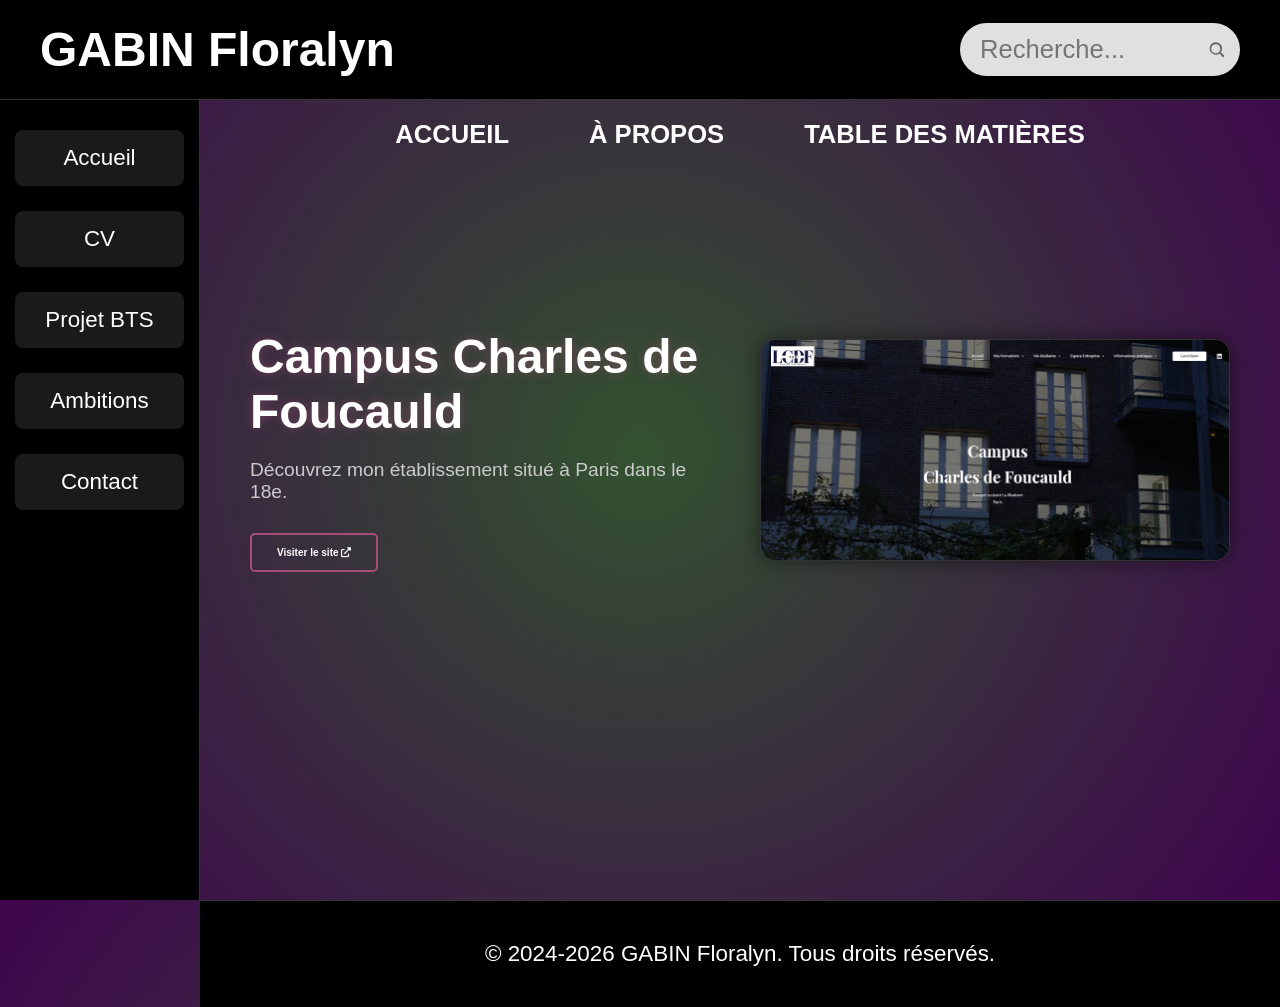
<file: index.html>
<!DOCTYPE html>
<html lang="fr">
	<head>
		<title>PORTFOLIO - GABIN Floralyn</title>
		<meta charset="UTF-8">
			<link rel="stylesheet" href="index.css">
			<link rel="stylesheet" href="style-commun.css">
				<link rel="stylesheet" href="https://cdnjs.cloudflare.com/ajax/libs/font-awesome/6.0.0-beta3/css/all.min.css">
</head>
	<body>

		<header>
        <div class="header-content">
            <h1><a class="aucun-style" href="index.html">GABIN Floralyn</a></h1>
            <form class="rechercheforme" id="searchForm">
                <input type="text" id="searchInput" placeholder="Recherche..." aria-label="Recherche">
                <button type="submit" class="btn-recherche">
                    <svg class="recherche-icone" viewBox="0 0 24 24">
                        <path d="M21 19l-4.35-4.35a7.5 7.5 0 1 0-1.65 1.65L19 21l2-2zM10.5 16a5.5 5.5 0 1 1 0-11 5.5 5.5 0 0 1 0 11z" />
                    </svg>
                </button>
            </form>
        </div>
    </header>
		<nav class="menu2">
			<ul>
				<li>
					<a href="index.html">Accueil</a>
				</li>
				<li>
					<a href="cv.html">CV</a>
				</li>
				
				<li>
					<a href="projet.html">Projet BTS</a>
				</li>						
				
				<li>
					<a href="ambitions.html">Ambitions</a>
				</li>
				<li>
					<a href="contact.html">Contact</a>
				</li>
			</ul>
		</nav>

		<main class="smooth">

			<nav class="raccourci">
				<ul>
					<li>
						<a href="#accueil">Accueil</a>
					</li>
					<li>
						<a href="#propos">À Propos</a>
					</li>
					<li>
						<a href="#btssio">Table des matières</a>
					</li>
				</ul>
			</nav>

			<section id="accueil">
    <div class="accueil-container">
        <div class="accueil-info">
            <h2 class="titre-lycee">Campus Charles de Foucauld</h2>
            <p>Découvrez mon établissement situé à Paris dans le 18e.</p>
            <a href="https://www.lyceecharlesdefoucauldsup.fr/" target="_blank" class="btn-lycee">
                Visiter le site <i class="fas fa-external-link-alt"></i>
            </a>
        </div>

        <div class="accueil-image">
            <img src="campusCDF.png" alt="Campus Charles de Foucauld">
        </div>
    </div>
</section>

			<section id="propos">
				<div class="maquette-biographie">
					<div class="bio-texte">
						<h2>Biographie</h2>
						<div class="scroll-interne-bio">
							<p>
								<strong>GABIN Floralyn, 21 ans</strong>
								<p>
Je suis actuellement étudiante en Licence 3 Informatique générale au Campus Charles de Foucauld et diplômée d'un BTS SIO (Services Informatiques aux Organisations) du Lycée Auguste Blanqui à Saint-Ouen
<br>Ce portfolio a été conçu pour mettre en lumière les divers projets et études auxquels j'ai contribué tout au long de mon parcours.
<br></p>
						</div>
					</div>
					<div class="bio-photo">
						<div class="cadre-photo-bio">
							<span><img src="photodeprofile.png" style="width:100%" ></span>
						</div>
					</div>
				</div>
			</section>

			<section id="btssio">
    <div class="box-presentation">
        <br>
        <h2 class="titre-bts">Licence Informatique</h2>
        <p class="sous-titre-bts">Développement, Réseau et Cybersécurité</p>
    </div>
    <div class="grille-options">
        
        <!-- Carte Semestre 1 -->
			<div class="card-option sisr-highlight">
		<div class="option-header">
			<h3>Semestre 1</h3>
		</div>
		<ul>
			<li><i class="fas fa-mobile-alt"></i> Développement Mobile (Android/iOS)</li>
			<li><i class="fas fa-code"></i> Paradigmes de Programmation</li>
			<li><i class="fas fa-database"></i> Bases de Données & SQL</li>
			<li><i class="fas fa-terminal"></i> Principes des Systèmes d'Exploitation</li>
			<li><i class="fas fa-lock-open"></i> Authentification & Contrôle d'accès</li>
			<li><i class="fas fa-project-diagram"></i> Algorithmique Avancée</li>
			<li><i class="fas fa-network-wired"></i> Réseaux & Architectures Web</li>
			<li><i class="fas fa-square-root-alt"></i> Mathématiques Discrètes</li>
		</ul>
		</div>
        
        <!-- Carte Semestre 2 -->
        <div class="card-option slam-standard">
            <div class="option-header">
                <h3>Semestre 2</h3>
            </div>
            <ul>
                <li><i class="fab fa-html5"></i> Systèmes d'information web</li>
                <li><i class="fas fa-tasks"></i> Management de projet</li>
                <li><i class="fas fa-language"></i> Anglais professionnel</li>
                <li><i class="fas fa-laptop-code"></i> Programmation avancée</li>
            </ul>
        </div>

    </div>
</section>

		

			
		</main>
<footer>
				<p>&copy; 2024-2026 GABIN Floralyn. Tous droits réservés.</p>
			</footer>
<script src="recherche.js"></script>
	</body>
</html>
</file>
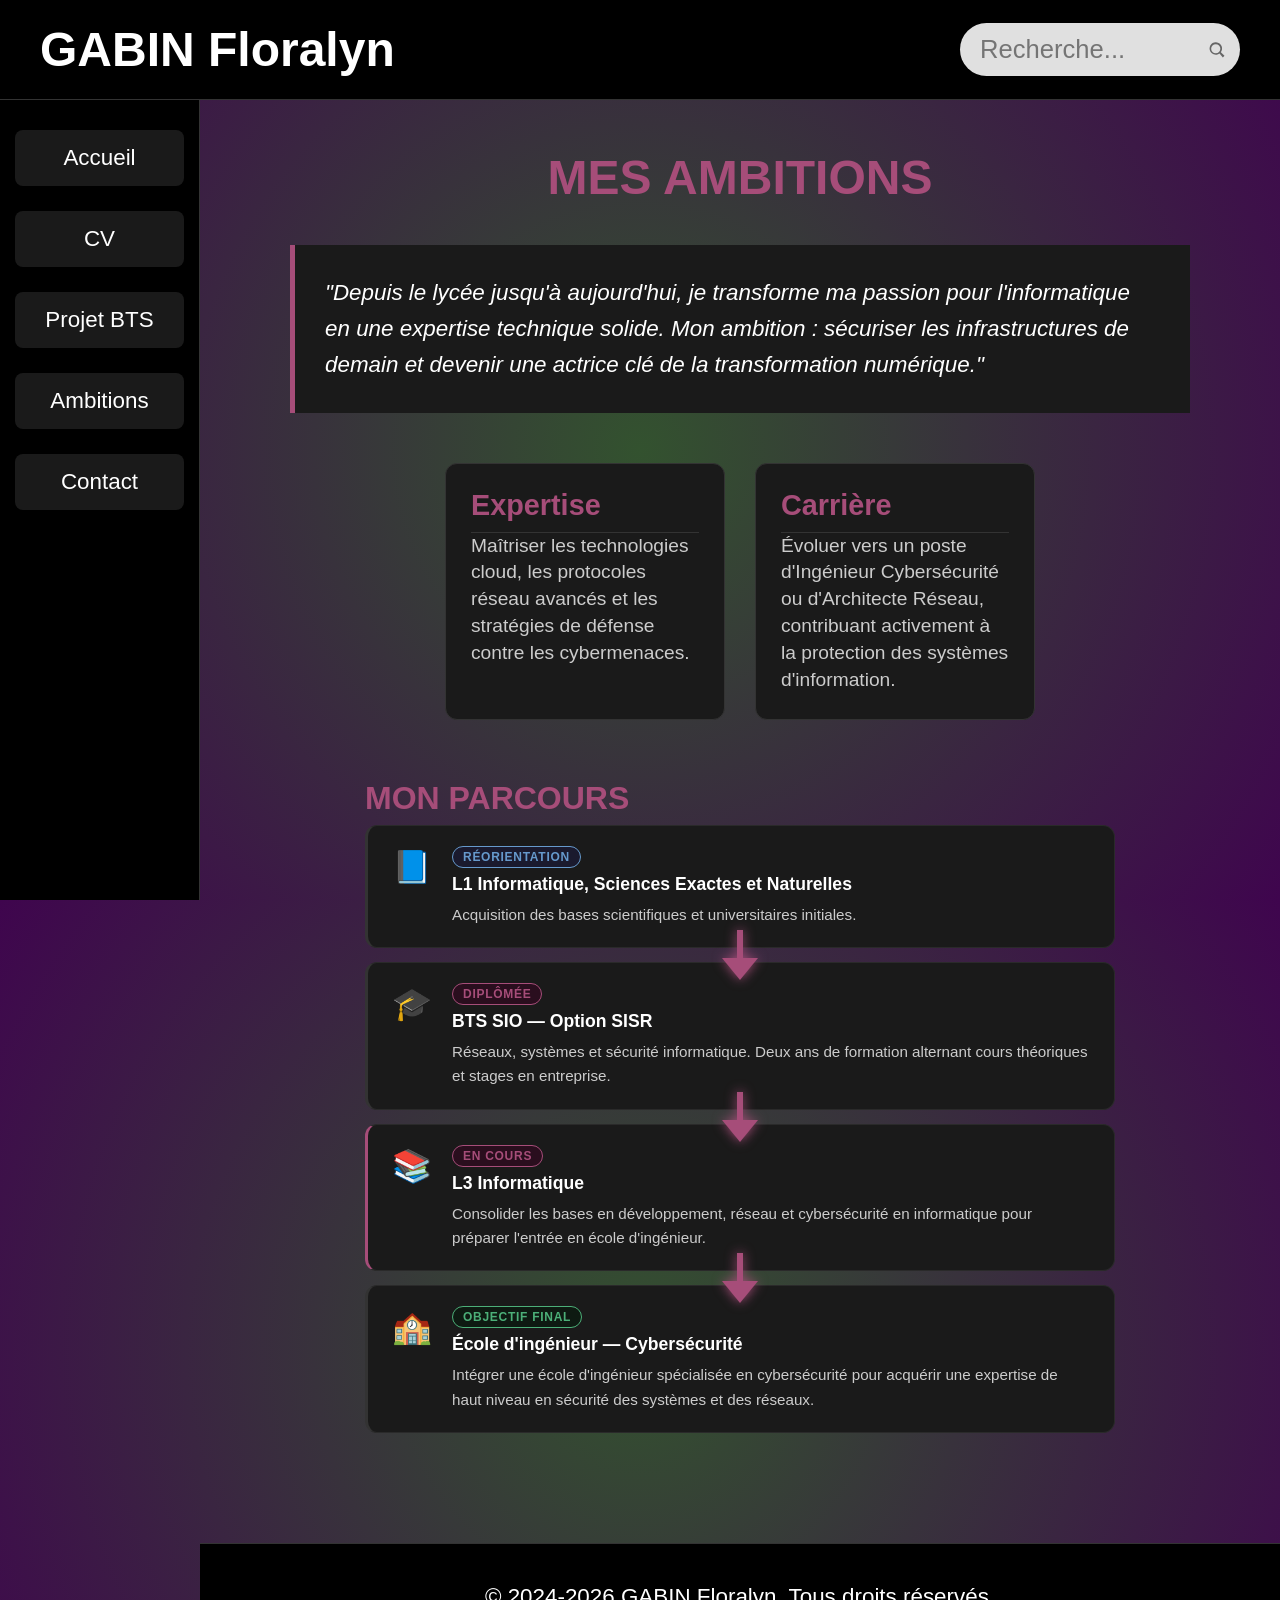
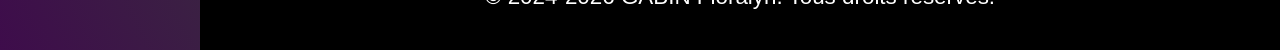
<file: ambitions.html>
<!DOCTYPE html>
<html lang="fr">
<head>
    <title>Ambitions - GABIN Floralyn</title>
    <meta charset="UTF-8">
    <link rel="stylesheet" href="style-commun.css">
    <link rel="stylesheet" href="ambitionscss.css">
</head>
<body>

   <header>
    <div class="header-content">
        <h1><a class="aucun-style" href="index.html">GABIN Floralyn</a></h1>
        <form class="rechercheforme" id="searchForm">
            <input type="text" id="searchInput" placeholder="Recherche..." aria-label="Recherche">
            <button type="submit" class="btn-recherche">
                <svg class="recherche-icone" viewBox="0 0 24 24">
                    <path d="M21 19l-4.35-4.35a7.5 7.5 0 1 0-1.65 1.65L19 21l2-2zM10.5 16a5.5 5.5 0 1 1 0-11 5.5 5.5 0 0 1 0 11z" />
                </svg>
            </button>
        </form>
    </div>
</header>

    <nav class="menu2">
        <ul>
            <li><a href="index.html">Accueil</a></li>
            <li><a href="cv.html">CV</a></li>

           <li><a href="projet.html">Projet BTS</a></li>

            <li><a href="ambitions.html">Ambitions</a></li>
            <li><a href="contact.html">Contact</a></li>
        </ul>
    </nav>

   <main class="zone-ambitions">
        <h2 class="titre-page">Mes Ambitions</h2>

        <!-- CITATION -->
        <div class="bloc-citation">
            <p>
                "Depuis le lycée jusqu'à aujourd'hui, je transforme ma passion pour l'informatique en une expertise technique solide.
                Mon ambition : sécuriser les infrastructures de demain et devenir une actrice clé de la transformation numérique."
            </p>
        </div>

        <!-- CARTES EXISTANTES -->
        <div class="grille-ambitions">
            <div class="carte-ambition">
                <h3>Expertise</h3>
                <p>Maîtriser les technologies cloud, les protocoles réseau avancés et les stratégies de défense contre les cybermenaces.</p>
            </div>
            <div class="carte-ambition">
                <h3>Carrière</h3>
                <p>Évoluer vers un poste d'Ingénieur Cybersécurité ou d'Architecte Réseau, contribuant activement à la protection des systèmes d'information.</p>
            </div>
        </div>

        <!-- PARCOURS VISÉ -->
        <div class="bloc-parcours">
            <h3 class="titre-section">Mon parcours</h3>
            <div class="parcours-etapes">

                <!-- Étape 1 : L1 -->
                <div class="etape">
                    <div class="etape-icone">📘</div>
                    <div class="etape-contenu">
                        <span class="etape-badge prochain">Réorientation</span>
                        <h4>L1 Informatique, Sciences Exactes et Naturelles</h4>
                        <p>Acquisition des bases scientifiques et universitaires initiales.</p>
                    </div>
                </div>

                <div class="etape-fleche">
                    <svg viewBox="0 0 40 50" xmlns="http://www.w3.org/2000/svg">
                        <line x1="20" y1="0" x2="20" y2="36" stroke="#a64d79" stroke-width="6" stroke-linecap="round"/>
                        <polygon points="2,28 20,50 38,28" fill="#a64d79"/>
                    </svg>
                </div>

                <div class="etape">
                    <div class="etape-icone">🎓</div>
                    <div class="etape-contenu">
                        <span class="etape-badge actuel">Diplômée</span>
                        <h4>BTS SIO — Option SISR</h4>
                        <p>Réseaux, systèmes et sécurité informatique. Deux ans de formation alternant cours théoriques et stages en entreprise.</p>
                    </div>
                </div>

                <div class="etape-fleche">
                    <svg viewBox="0 0 40 50" xmlns="http://www.w3.org/2000/svg">
                        <line x1="20" y1="0" x2="20" y2="36" stroke="#a64d79" stroke-width="6" stroke-linecap="round"/>
                        <polygon points="2,28 20,50 38,28" fill="#a64d79"/>
                    </svg>
                </div>

                <div class="etape etape-actuelle">
                    <div class="etape-icone">📚</div>
                    <div class="etape-contenu">
                        <span class="etape-badge actuel">En cours</span>
                        <h4>L3 Informatique</h4>
                        <p>Consolider les bases en développement, réseau et cybersécurité en informatique pour préparer l'entrée en école d'ingénieur.</p>
                    </div>
                </div>

                <div class="etape-fleche">
                    <svg viewBox="0 0 40 50" xmlns="http://www.w3.org/2000/svg">
                        <line x1="20" y1="0" x2="20" y2="36" stroke="#a64d79" stroke-width="6" stroke-linecap="round"/>
                        <polygon points="2,28 20,50 38,28" fill="#a64d79"/>
                    </svg>
                </div>

                <div class="etape">
                    <div class="etape-icone">🏫</div>
                    <div class="etape-contenu">
                        <span class="etape-badge futur">Objectif final</span>
                        <h4>École d'ingénieur — Cybersécurité</h4>
                        <p>Intégrer une école d'ingénieur spécialisée en cybersécurité pour acquérir une expertise de haut niveau en sécurité des systèmes et des réseaux.</p>
                    </div>
                </div>

            </div>
        </div>
</main>
  

    <footer class="footer-ambitions">
        <p>&copy; 2024-2026 GABIN Floralyn. Tous droits réservés.</p>
    </footer>
<script src="recherche.js"></script>
</body>
</html>
</file>
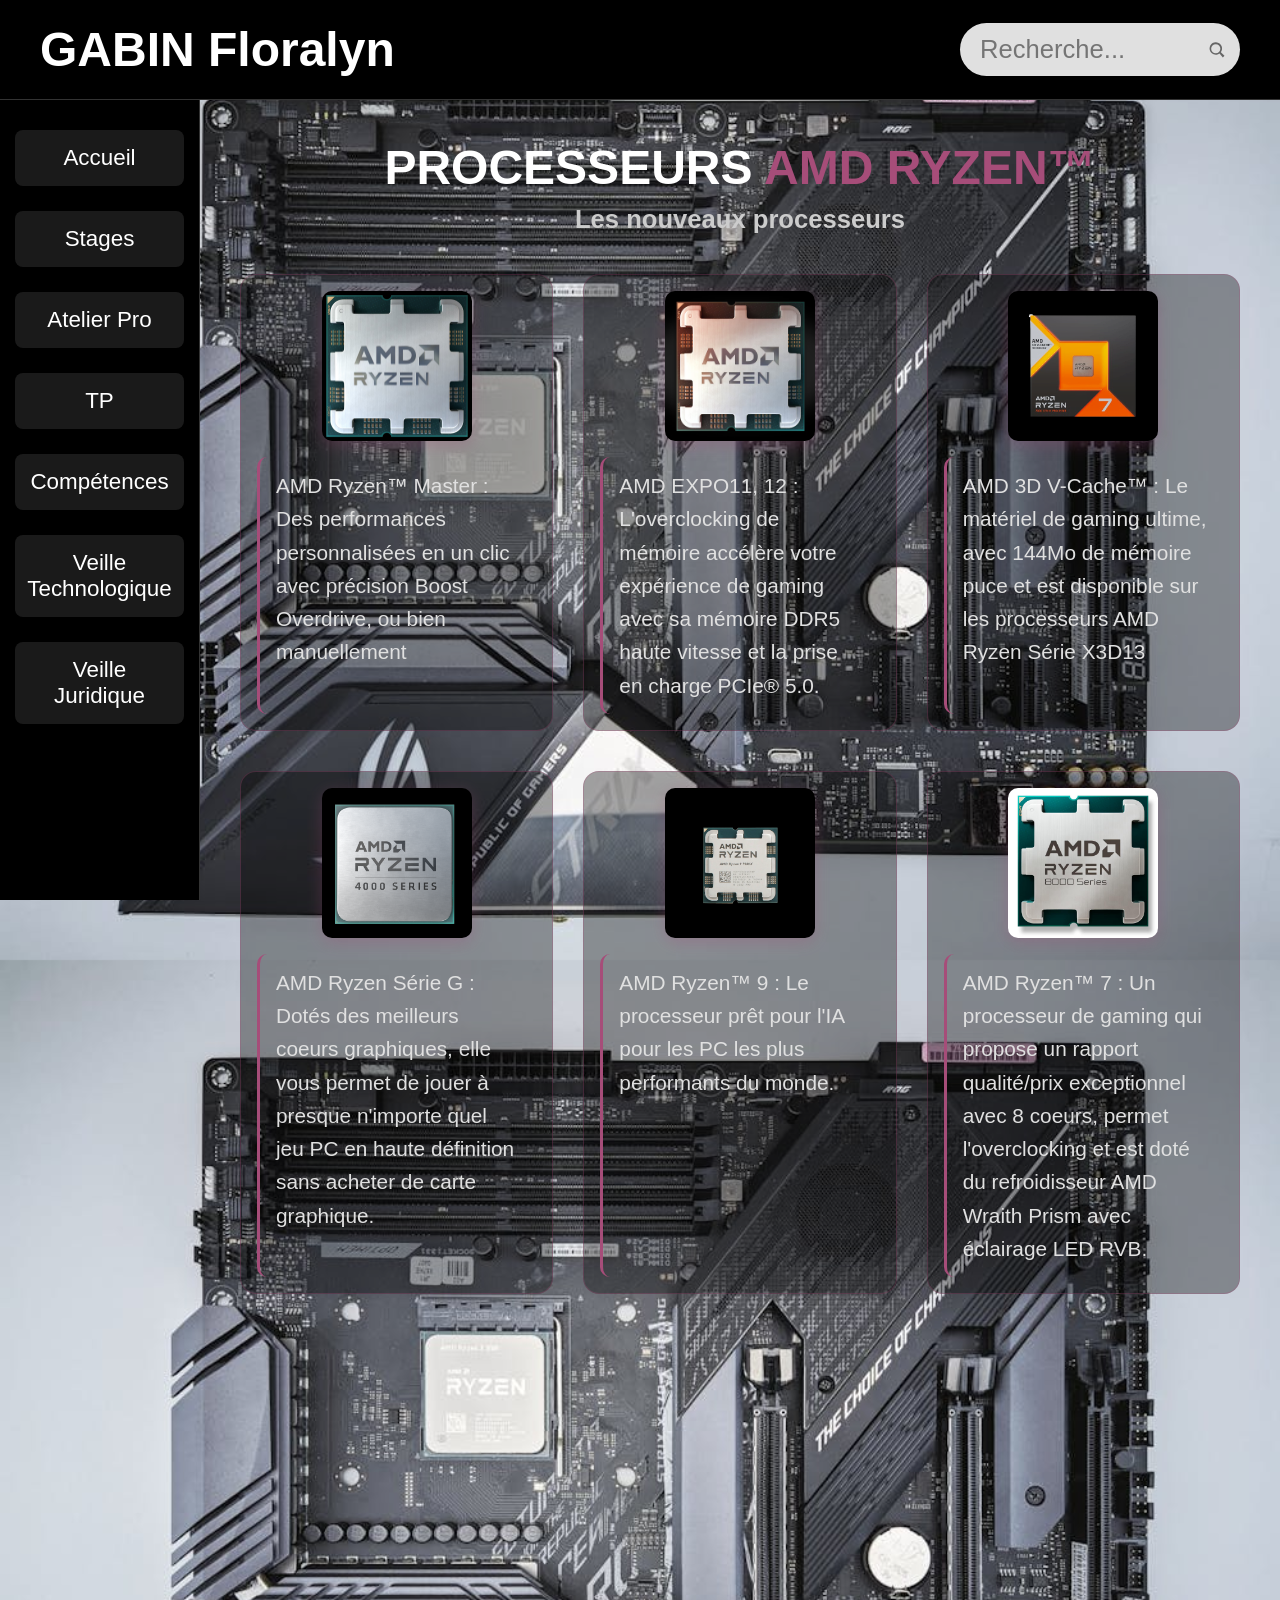
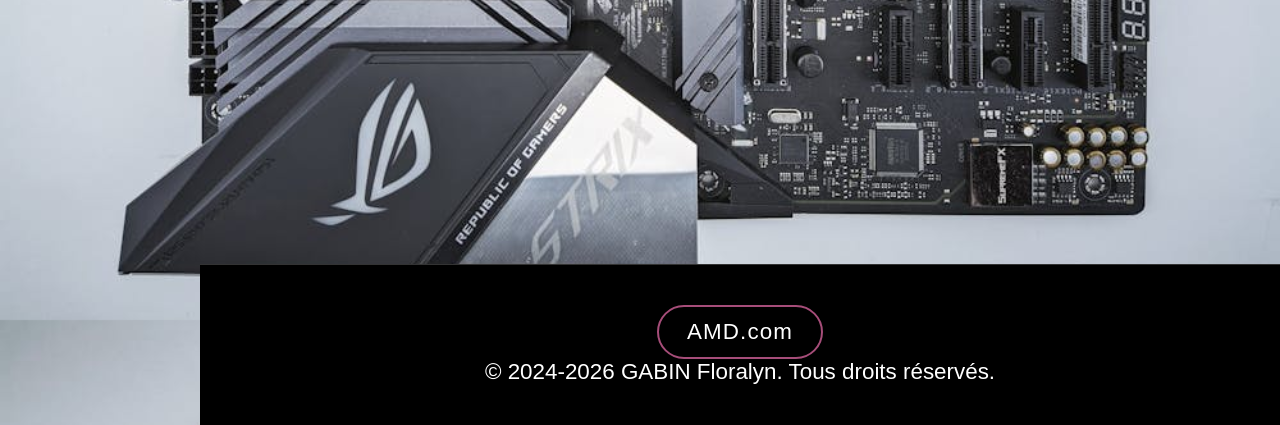
<file: AMD.html.html>
<!DOCTYPE html>
<html lang="fr">
<head>
    <meta charset="UTF-8">
    <meta name="viewport" content="width=device-width, initial-scale=1.0">
    <title>AMD Ryzen - GABIN Floralyn</title>
    <link rel="stylesheet" href="style-commun.css">
    <link rel="stylesheet" href="styleamdryzen.css">
    <link href="https://unpkg.com/aos@2.3.1/dist/aos.css" rel="stylesheet">
    <script src="https://unpkg.com/aos@2.3.1/dist/aos.js"></script>
    <script>
        document.addEventListener('DOMContentLoaded', function() {
            AOS.init();
        });
    </script>
</head>
<body>

    <header>
        <div class="header-content">
            <h1><a class="aucun-style" href="index.html">GABIN Floralyn</a></h1>
            <form class="rechercheforme" id="searchForm">
                <input type="text" id="searchInput" placeholder="Recherche..." aria-label="Recherche">
                <button type="submit" class="btn-recherche">
                    <svg class="recherche-icone" viewBox="0 0 24 24">
                        <path d="M21 19l-4.35-4.35a7.5 7.5 0 1 0-1.65 1.65L19 21l2-2zM10.5 16a5.5 5.5 0 1 1 0-11 5.5 5.5 0 0 1 0 11z" />
                    </svg>
                </button>
            </form>
        </div>
    </header>

    		<nav class="menu2">
			<ul>
				<li>
					<a href="index.html">Accueil</a>
				</li>

                <li>
                    <a href="stage.html">Stages</a>
                </li>
                <li>
                    <a href="atelier.html">Atelier Pro</a>
                </li>
                <li>
                    <a href="tp.html">TP</a>
                </li>
									
	            <li><a href="competences.html">Compétences</a></li>
				<li>
					<a href="technologique.html">Veille Technologique</a>
				</li>
				<li>
					<a href="juridique.html">Veille Juridique</a>
				</li>
			</ul>
		</nav>

    <main class="contenu-amd">

        <h1 class="titre-amd">Processeurs <span class="nom">AMD Ryzen™</span></h1>
        <h2 class="sous-titre-amd">Les nouveaux processeurs</h2>

        <div class="image-colonnes">

            <div data-aos="fade-up" data-aos-duration="3000">
                <div class="ligneimg">
                    <div class="image-rotation">
                        <img src="amdryzenmaster.avif" width="500px" height="500px"
                            alt="L'image AMD Ryzen™ Master est introuvable" class="rotation">
                    </div>
                    <p class="paragraphe">AMD Ryzen™ Master : Des performances personnalisées en un clic avec précision Boost Overdrive, ou bien manuellement</p>
                </div>
            </div>

            <div data-aos="fade-up" data-aos-duration="3000">
                <div class="ligneimg">
                    <div class="image-rotation">
                        <img src="amdryzen11.avif" alt="L'image AMD Ryzen™ 11 est introuvable" class="rotation">
                    </div>
                    <p class="paragraphe">AMD EXPO11, 12 : L'overclocking de mémoire accélère votre expérience de gaming avec sa mémoire DDR5 haute vitesse et la prise en charge PCIe® 5.0.</p>
                </div>
            </div>

            <div data-aos="fade-up" data-aos-duration="3000">
                <div class="ligneimg">
                    <div class="image-rotation">
                        <img src="ryzen7.webp" alt="L'image AMD Ryzen™ 9 est introuvable" class="rotation">
                    </div>
                    <p class="paragraphe">AMD 3D V-Cache™ : Le matériel de gaming ultime, avec 144Mo de mémoire puce et est disponible sur les processeurs AMD Ryzen Série X3D13</p>
                </div>
            </div>

            <div data-aos="fade-up" data-aos-duration="3000">
                <div class="ligneimg">
                    <div class="image-rotation">
                        <img src="ryzen4000GSerie.png" alt="L'image AMD Ryzen™ 9 est introuvable" class="rotation">
                    </div>
                    <p class="paragraphe">AMD Ryzen Série G : Dotés des meilleurs coeurs graphiques, elle vous permet de jouer à presque n'importe quel jeu PC en haute définition sans acheter de carte graphique.</p>
                </div>
            </div>

            <div data-aos="fade-up" data-aos-duration="3000">
                <div class="ligneimg">
                    <div class="image-rotation">
                        <img src="amdryzen9.webp" alt="L'image AMD Ryzen™ 9 est introuvable" class="rotation">
                    </div>
                    <p class="paragraphe">AMD Ryzen™ 9 : Le processeur prêt pour l'IA pour les PC les plus performants du monde.</p>
                </div>
            </div>

            <div data-aos="fade-up" data-aos-duration="3000">
                <div class="ligneimg">
                    <div class="image-rotation">
                        <img src="amdryzen78700.jpg" alt="L'image AMD Ryzen™ 78 700 est introuvable" class="rotation">
                    </div>
                    <p class="paragraphe">AMD Ryzen™ 7 : Un processeur de gaming qui propose un rapport qualité/prix exceptionnel avec 8 coeurs, permet l'overclocking et est doté du refroidisseur AMD Wraith Prism avec éclairage LED RVB.</p>
                </div>
            </div>

            <div data-aos="fade-up" data-aos-duration="3000">
                <div class="ligneimg">
                    <div class="image-rotation">
                        <img src="amdryzenthreadripper.png" alt="L'image AMD Ryzen™ Threadripper™ est introuvable" class="rotation petite-image">
                    </div>
                    <p class="paragraphe">AMD Ryzen™ Threadripper™ : ce processeur pro offre des performances et des capacités éprouvées pour permettre aux artistes, architectes et ingénieurs d'en faire plus en moins de temps.</p>
                </div>
            </div>

            <div data-aos="fade-up" data-aos-duration="3000">
                <div class="ligneimg">
                    <div class="image-rotation">
                        <img src="amd-ryzen-5-5500.png" alt="L'image AMD Ryzen™ 5 est introuvable" class="rotation">
                        <p class="paragraphe">AMD Ryzen™ 5 5500GT : intègrent 6 coeurs incroyables pour ceux qui cherchent une expérience de gaming parfaite.</p>
                    </div>
                </div>
            </div>

        </div>

    </main>

    <footer>
        <p><a class="box1" href="https://shop-us-en.amd.com/processors">AMD.com</a></p>
        <p>&copy; 2024-2026 GABIN Floralyn. Tous droits réservés.</p>
    </footer>

<script src="recherche.js"></script>
</body>
</html>
</file>
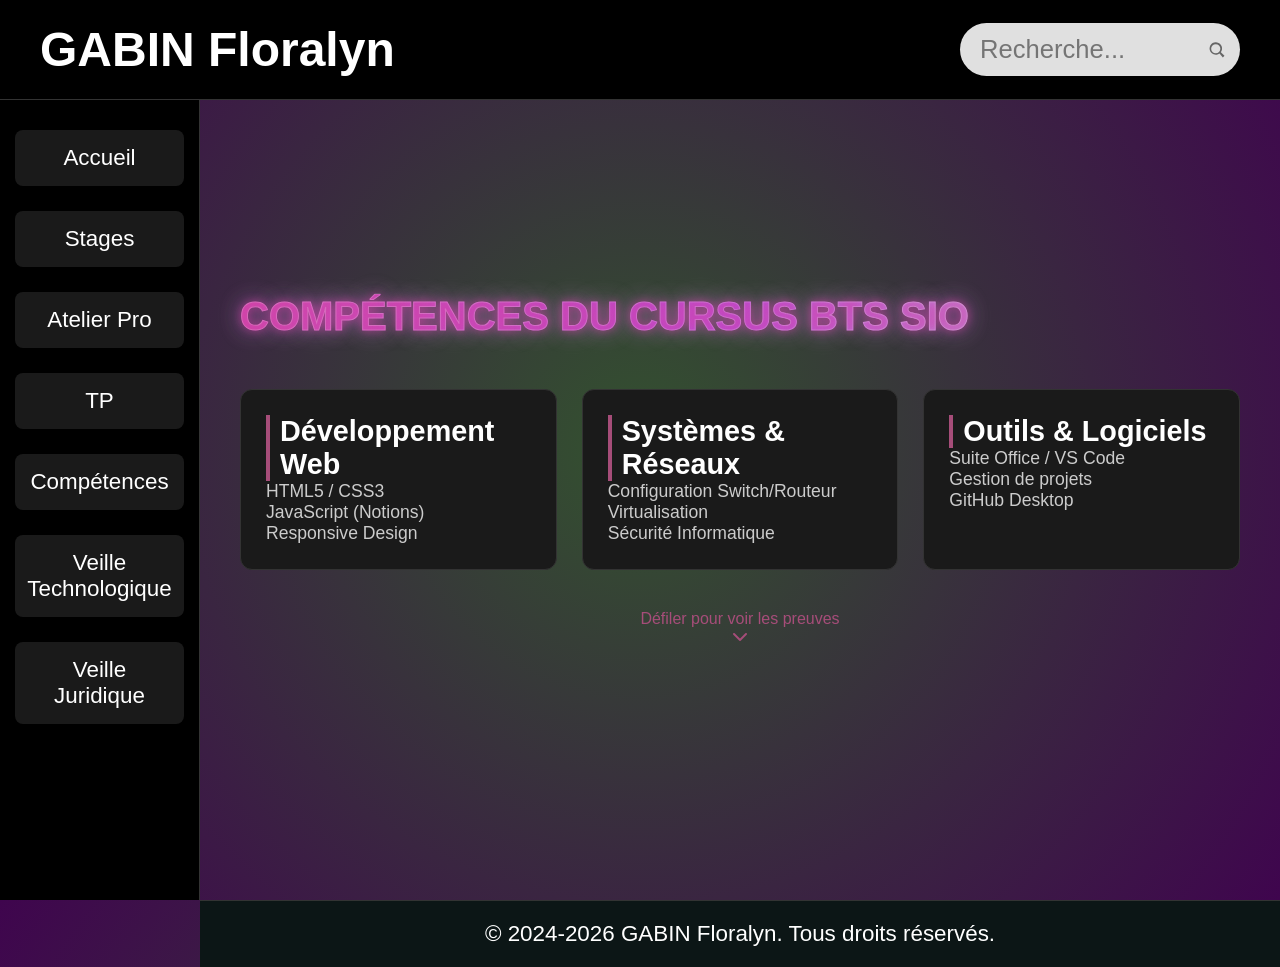
<file: competences.html>
<!DOCTYPE html>
<html lang="fr">
<head>
    <title>Compétences - GABIN Floralyn</title>
    <meta charset="UTF-8">
    <link rel="stylesheet" href="style-commun.css">
    <link rel="stylesheet" href="competences.css">
    <link rel="stylesheet" href="https://cdnjs.cloudflare.com/ajax/libs/font-awesome/6.0.0-beta3/css/all.min.css">
</head>
<body>

    <header>
        <div class="header-content">
            <h1><a class="aucun-style" href="index.html">GABIN Floralyn</a></h1>
            <form class="rechercheforme" id="searchForm">
                <input type="text" id="searchInput" placeholder="Recherche..." aria-label="Recherche">
                <button type="submit" class="btn-recherche">
                    <svg class="recherche-icone" viewBox="0 0 24 24">
                        <path d="M21 19l-4.35-4.35a7.5 7.5 0 1 0-1.65 1.65L19 21l2-2zM10.5 16a5.5 5.5 0 1 1 0-11 5.5 5.5 0 0 1 0 11z" />
                    </svg>
                </button>
            </form>
        </div>
    </header>

		<nav class="menu2">
			<ul>
				<li>
					<a href="index.html">Accueil</a>
				</li>

                <li>
                    <a href="stage.html">Stages</a>
                </li>
                <li>
                    <a href="atelier.html">Atelier Pro</a>
                </li>
                <li>
                    <a href="tp.html">TP</a>
                </li>
									
	            <li><a href="competences.html">Compétences</a></li>
				<li>
					<a href="technologique.html">Veille Technologique</a>
				</li>
				<li>
					<a href="juridique.html">Veille Juridique</a>
				</li>
			</ul>
		</nav>

    <main class="snap-container">

        <!-- SECTION 1 : CARTES -->
        <section class="snap-section section-intro">
            <h2 class="titre-page">Compétences du cursus BTS SIO</h2>
            <div class="grille-competences">
                <div class="card-competence">
                    <h3>Développement Web</h3>
                    <ul>
                        <li>HTML5 / CSS3</li>
                        <li>JavaScript (Notions)</li>
                        <li>Responsive Design</li>
                    </ul>
                </div>
                <div class="card-competence">
                    <h3>Systèmes & Réseaux</h3>
                    <ul>
                        <li>Configuration Switch/Routeur</li>
                        <li>Virtualisation</li>
                        <li>Sécurité Informatique</li>
                    </ul>
                </div>
                <div class="card-competence">
                    <h3>Outils & Logiciels</h3>
                    <ul>
                        <li>Suite Office / VS Code</li>
                        <li>Gestion de projets</li>
                        <li>GitHub Desktop</li>
                    </ul>
                </div>
            </div>
            <div class="indic-scroll">
                <p>Défiler pour voir les preuves</p>
                <i class="fas fa-chevron-down"></i>
            </div>
        </section>

        <!-- SECTION 2 : TABLEAU -->
        <section class="snap-section section-tableau">
            <h2 class="titre-page">Tableau de Synthèse</h2>
            <div class="conteneur-tableau">
                <table class="tableau-missions">
                    <thead>
                        <tr>
                            <th class="col-cat">Domaines</th>
                            <th>Compétences</th>
                            <th>Critères du Référentiel</th>
                            <th>Preuves & Réalisations</th>
                        </tr>
                    </thead>
                    <tbody>

                        <!-- ===== GÉRER LE PATRIMOINE ===== -->
                        <tr>
                            <td rowspan="10" class="cell-cat">Gérer le patrimoine informatique</td>
                            <td>Recenser et identifier les ressources numériques</td>
                            <td>Inventaire du parc matériel</td>
                            <td><a href="GABIN Floralyn - Parc Matériel.pptx.pdf" target="_blank" class="btn-table"><i class="fas fa-file-pdf"></i> Parc Matériel</a></td>
                        </tr>
                        <tr>
                            <td>Recenser et identifier les ressources numériques</td>
                            <td>Documentation de l'unité centrale</td>
                            <td><a href="(Floralyn,Florian,Axel) Atelier PRO - Documentation Unité centrale .pdf" target="_blank" class="btn-table"><i class="fas fa-file-pdf"></i> Documentation Unité centrale</a></td>
                        </tr>
                        <tr>
                            <td>Recenser et identifier les ressources numériques</td>
                            <td>Mise à jour des logiciels — maintenance du parc informatique</td>
                            <td><a href="GABIN Floralyn_PC07-A108 Mise à jour des logiciels.xlsx - Sheet1.pdf" target="_blank" class="btn-table"><i class="fas fa-file-pdf"></i> PC07-A108 — MAJ logiciels</a></td>
                        </tr>
                        <tr>
                            <td>Recenser et identifier les ressources numériques</td>
                            <td>Support technique et maintenance du parc</td>
                            <td>
                                <a href="Recueil des tâches Stage 2.pdf" target="_blank" class="btn-table"><i class="fas fa-file-pdf"></i> Recueil Stage 2</a>
                                </td>
                        </tr>
                        <tr>
                            <td>Mettre en place et vérifier les niveaux d'habilitation</td>
                            <td>Création de comptes et gestion des droits AD</td>
                            <td><a href="TP1 - AD_Floralyn.pdf" target="_blank" class="btn-table"><i class="fas fa-file-pdf"></i> TP1 — Active Directory</a></td>
                        </tr>
                        <tr>
                            <td>Vérifier les conditions de la continuité d'un service</td>
                            <td>Routage HSRP (Hot Standby Router Protocol)</td>
                            <td><a href="TP - Routage HSRP_Floralyn.pdf" target="_blank" class="btn-table"><i class="fas fa-file-pdf"></i> TP — HSRP</a></td>
                        </tr>
                        <tr>
                            <td>Vérifier le respect des règles d'utilisation des ressources numériques</td>
                            <td>Sécurisation des équipements USB</td>
                            <td><a href="(Floralyn) TP9 - Sécuriser les équipements USB.pdf" target="_blank" class="btn-table"><i class="fas fa-file-pdf"></i> TP9 — USB</a></td>
                        </tr>
                        <tr>
                            <td>Vérifier le respect des règles d'utilisation des ressources numériques</td>
                            <td>Attaque MITM et contre-mesures</td>
                            <td><a href="TP3 GABIN.F - Attaque MITM.pdf" target="_blank" class="btn-table"><i class="fas fa-file-pdf"></i> TP3 — MITM</a></td>
                        </tr>
                        <tr>
                            <td>Vérifier le respect des règles d'utilisation des ressources numériques</td>
                            <td>Amélioration sécurité service OpenSSH</td>
                            <td><a href="GABIN Floralyn - Amélioration de la sécurité du service OpenSSH sur le serveur.pdf" target="_blank" class="btn-table"><i class="fas fa-file-pdf"></i> OpenSSH</a></td>
                        </tr>
                        <tr>
                            <td>Vérifier le respect des règles d'utilisation des ressources numériques</td>
                            <td>Protection des ordinateurs</td>
                            <td><a href="Floralyn Protection des pc.pdf" target="_blank" class="btn-table"><i class="fas fa-file-pdf"></i> Protection des PC</a></td>
                        </tr>

                        <!-- ===== RÉPONDRE AUX INCIDENTS ===== -->
                        <tr>
                            <td rowspan="3" class="cell-cat">Répondre aux incidents et aux demandes d'assistance</td>
                            <td>Collecter, suivre et orienter des demandes</td>
                            <td>Support technique à distance via VNC Viewer</td>
                            <td><a href="Recueil des tâches Stage 2.pdf" target="_blank" class="btn-table"><i class="fas fa-file-pdf"></i> Recueil Stage 2</a></td>
                        </tr>
                        <tr>
                            <td>Traiter des demandes concernant les services réseau et système</td>
                            <td>Gestion des comptes Active Directory</td>
                            <td><a href="TP1 - AD_Floralyn.pdf" target="_blank" class="btn-table"><i class="fas fa-file-pdf"></i> TP1 — Active Directory</a></td>
                        </tr>
                        <tr>
                            <td>Traiter des demandes concernant les services réseau et système</td>
                            <td>Mise à jour des logiciels du parc</td>
                            <td><a href="GABIN Floralyn_PC07-A108 Mise à jour des logiciels.xlsx - Sheet1.pdf" target="_blank" class="btn-table"><i class="fas fa-file-pdf"></i> PC07-A108 — MAJ logiciels</a></td>
                        </tr>

                        <!-- ===== PRÉSENCE WEB ===== -->
                        <tr>
                            <td class="cell-cat">Développer la présence en ligne</td>
                            <td>Participer à l'évolution d'un site Web</td>
                            <td>Création du portfolio HTML/CSS</td>
                            <td><a href="index.html" target="_blank" class="btn-table"><i class="fas fa-code"></i> Portfolio HTML/CSS</a></td>
                        </tr>

                        <!-- ===== MODE PROJET ===== -->
                        <tr>
                            <td class="cell-cat">Travailler en mode projet</td>
                            <td>Planifier les activités</td>
                            <td>Gestion de projet GSB — Tableau Trello</td>
                            <td><a href="https://trello.com/invite/b/68e67ad7226e0aa028152fdf/ATTI19fdf25c5c8418829416ef1e8efb1c53985DFDF1/gsb-prt2" target="_blank" class="btn-table"><i class="fas fa-link"></i> Trello GSB</a></td>
                        </tr>

                        <!-- ===== MISE À DISPOSITION ===== -->
                        <tr>
                            <td rowspan="3" class="cell-cat">Mettre à disposition un service informatique</td>
                            <td>Déployer un service</td>
                            <td>Clé Bootable et installation système d'exploitation</td>
                            <td><a href="TP 6 _ Documentation de la clé Bootable et installation d’un système d’exploitation.pdf" target="_blank" class="btn-table"><i class="fas fa-file-pdf"></i> Clé Bootable</a></td>
                        </tr>
                        <tr>
                            <td>Déployer un service</td>
                            <td>Masterisation et déploiement via Clonezilla</td>
                            <td><a href="Recueil des tâches Stage 2.pdf" target="_blank" class="btn-table"><i class="fas fa-file-pdf"></i> Recueil Stage 2</a></td>
                        </tr>
                        <tr>
                            <td>Accompagner les utilisateurs dans la mise en place d'un service</td>
                            <td>Configuration matérielle des postes de travail</td>
                            <td><a href="Recueil des tâches Stage 1.pdf" target="_blank" class="btn-table"><i class="fas fa-file-pdf"></i> Recueil Stage 1</a></td>
                        </tr>

                        <!-- ===== DÉVELOPPEMENT PRO ===== -->
                        <tr>
                            <td rowspan="4" class="cell-cat">Organiser son développement professionnel</td>
                            <td>Mettre en place son environnement d'apprentissage</td>
                            <td>Présentation du métier d'Intégrateur Web</td>
                            <td><a href="Projet 3 - Métier Intégrateur Web GABINFloralyn&PopuloKylian.pptx.pdf" target="_blank" class="btn-table"><i class="fas fa-file-pdf"></i> Métier Intégrateur Web</a></td>
                        </tr>
                        <tr>
                            <td>Mettre en place son environnement d'apprentissage</td>
                            <td>Présentation du métier de Cryptologue</td>
                            <td><a href="Présentation Cryptologue.pptx.pdf" target="_blank" class="btn-table"><i class="fas fa-file-pdf"></i> Métier Cryptologue</a></td>
                        </tr>
                        <tr>
                            <td>Mettre en œuvre des outils de veille informationnelle</td>
                            <td>Veille Technologique — Réalité Virtuelle & Médecine</td>
                            <td><a href="technologique.html" target="_blank" class="btn-table"><i class="fas fa-link"></i> Page Veille Technologique</a></td>
                        </tr>
                        <tr>
                            <td>Mettre en œuvre des outils de veille informationnelle</td>
                            <td>Revue de Presse Cybersécurité — 5 Articles</td>
                            <td>
                                <a href="Revue de Presse Cybersécurité _ 5 Articles.pdf" target="_blank" class="btn-table"><i class="fas fa-file-pdf"></i> Revue de Presse</a>
                            
                            </td>
                        </tr>

                    </tbody>
                </table>
            </div>
        </section>

        <!-- SECTION 3 : CERTIFICATIONS -->
        <section class="snap-section section-certifs">
            <h2 class="titre-page">Mes Certifications</h2>
            <div class="aligne">
                <div class="colonne">
                    <iframe class="pdf" src="certification-pix-20260203.pdf"></iframe>
                    <button class="btn-action" onclick="ouvrirModal('certification-pix-20260203.pdf')">Voir en grand (2026)</button>
                </div>
                <div class="colonne">
                    <iframe class="pdf" src="certification-pix-20230220.pdf"></iframe>
                    <button class="btn-action" onclick="ouvrirModal('certification-pix-20230220.pdf')">Voir en grand (2023)</button>
                </div>
            </div>
        </section>

        <!-- SECTION 4 : ATTESTATION LANGUE -->
        <section class="snap-section section-langue">
            <h2 class="titre-page">Attestation de langue</h2>
            <div class="aligne">
                <div class="colonne">
                    <iframe class="pdf" src="Attestation langues vivantes.PDF.pdf"></iframe>
                    <button class="btn-action" onclick="ouvrirModal('Attestation langues vivantes.PDF.pdf')">Voir en grand (2023)</button>
                </div>
            </div>
        </section>

    </main>

    <footer class="footer-competences">
        <p>&copy; 2024-2026 GABIN Floralyn. Tous droits réservés.</p>
    </footer>

    <dialog id="modal-lecteur">
        <button class="fermer-modal" onclick="fermerModal()">&times;</button>
        <iframe id="iframe-plein-ecran" src=""></iframe>
    </dialog>

    <script>
        const modal = document.getElementById('modal-lecteur');
        const iframeGrand = document.getElementById('iframe-plein-ecran');

        function ouvrirModal(url) {
            iframeGrand.src = url;
            modal.showModal();
        }

        function fermerModal() {
            modal.close();
            iframeGrand.src = "";
        }
    </script>
<script src="recherche.js"></script>
</body>
</html>
</file>
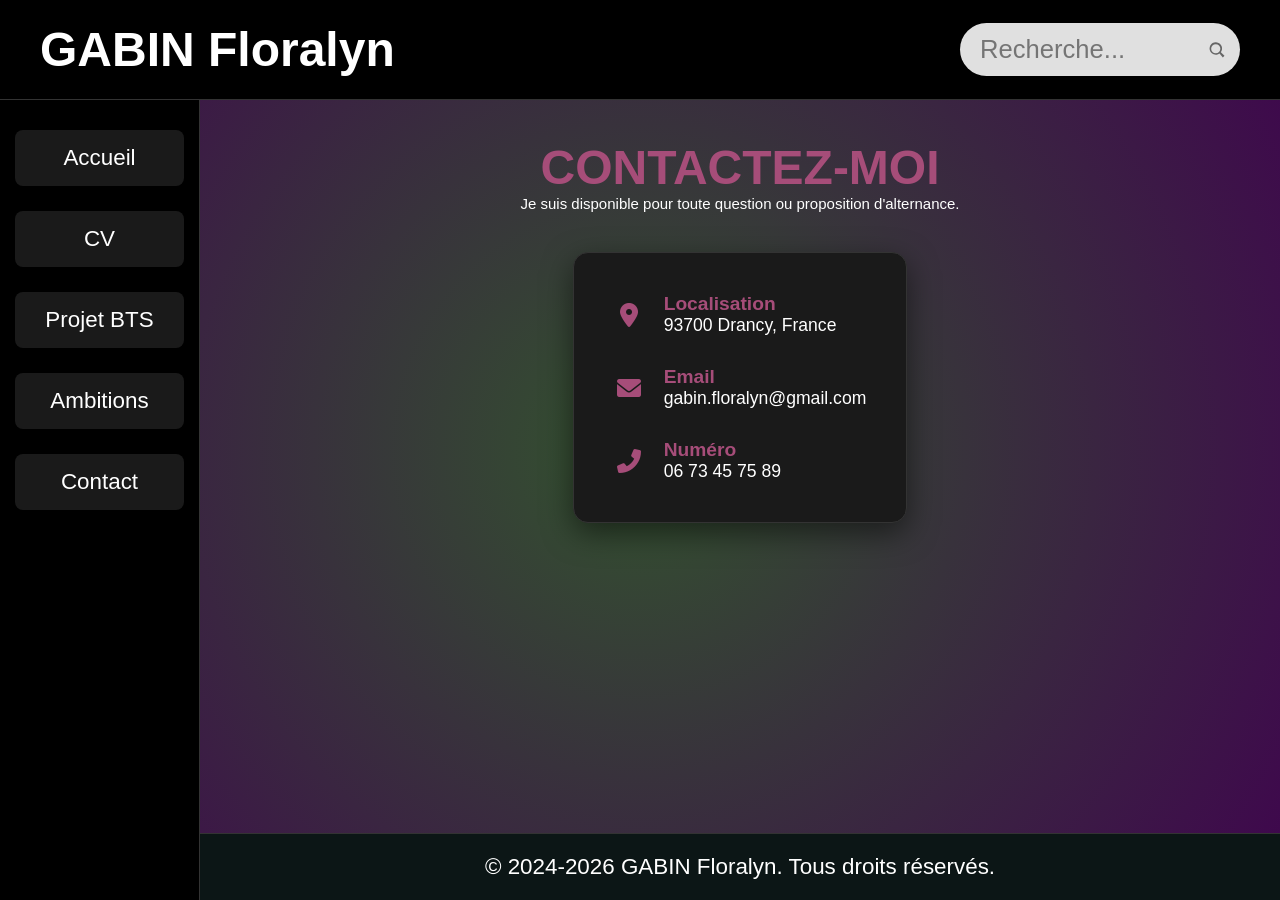
<file: contact.html>
<!DOCTYPE html>
<html lang="fr">
	<head>
		<title>Contact - GABIN Floralyn</title>
		<meta charset="UTF-8">
			<link rel="stylesheet" href="style-commun.css">
				<link rel="stylesheet" href="contactcss.css">
					<link rel="stylesheet" href="https://cdnjs.cloudflare.com/ajax/libs/font-awesome/6.0.0-beta3/css/all.min.css">
</head>
	<body>

		<header>
        <div class="header-content">
            <h1><a class="aucun-style" href="index.html">GABIN Floralyn</a></h1>
            <form class="rechercheforme" id="searchForm">
                <input type="text" id="searchInput" placeholder="Recherche..." aria-label="Recherche">
                <button type="submit" class="btn-recherche">
                    <svg class="recherche-icone" viewBox="0 0 24 24">
                        <path d="M21 19l-4.35-4.35a7.5 7.5 0 1 0-1.65 1.65L19 21l2-2zM10.5 16a5.5 5.5 0 1 1 0-11 5.5 5.5 0 0 1 0 11z" />
                    </svg>
                </button>
            </form>
        </div>
    </header>

<nav class="menu2">
        <ul>
            <li><a href="index.html">Accueil</a></li>
            <li><a href="cv.html">CV</a></li>

           <li><a href="projet.html">Projet BTS</a></li>

            <li><a href="ambitions.html">Ambitions</a></li>
            <li><a href="contact.html">Contact</a></li>
        </ul>
    </nav>

		<main class="contenu-contact">
			<div class="entete-contact">
				<h1>Contactez-moi</h1>
				<p>Je suis disponible pour toute question ou proposition d'alternance.</p>
			</div>

			<div class="info-container">
				<div class="info-card">
					<div class="item">
						<i class="fas fa-map-marker-alt icone"></i>
						<div>
							<h4>Localisation</h4>
							<p>93700 Drancy, France</p>
						</div>
					</div>

					<div class="item">
						<i class="fas fa-envelope icone"></i>
						<div>
							<h4>Email</h4>
							<p>
								<a href="mailto:gabin.floralyn@gmail.com">gabin.floralyn@gmail.com</a>
							</p>
						</div>
					</div>

					<div class="item">
						<i class="fas fa-phone-alt icone"></i>
						<div>
							<h4>Numéro</h4>
							<p>06 73 45 75 89</p>
						</div>
					</div>
				</div>
			</div>
		</main>

		<footer class="footer-contact">
			<p>&copy; 2024-2026 GABIN Floralyn. Tous droits réservés.</p>
		</footer>
<script src="recherche.js"></script>
	</body>
</html>
</file>
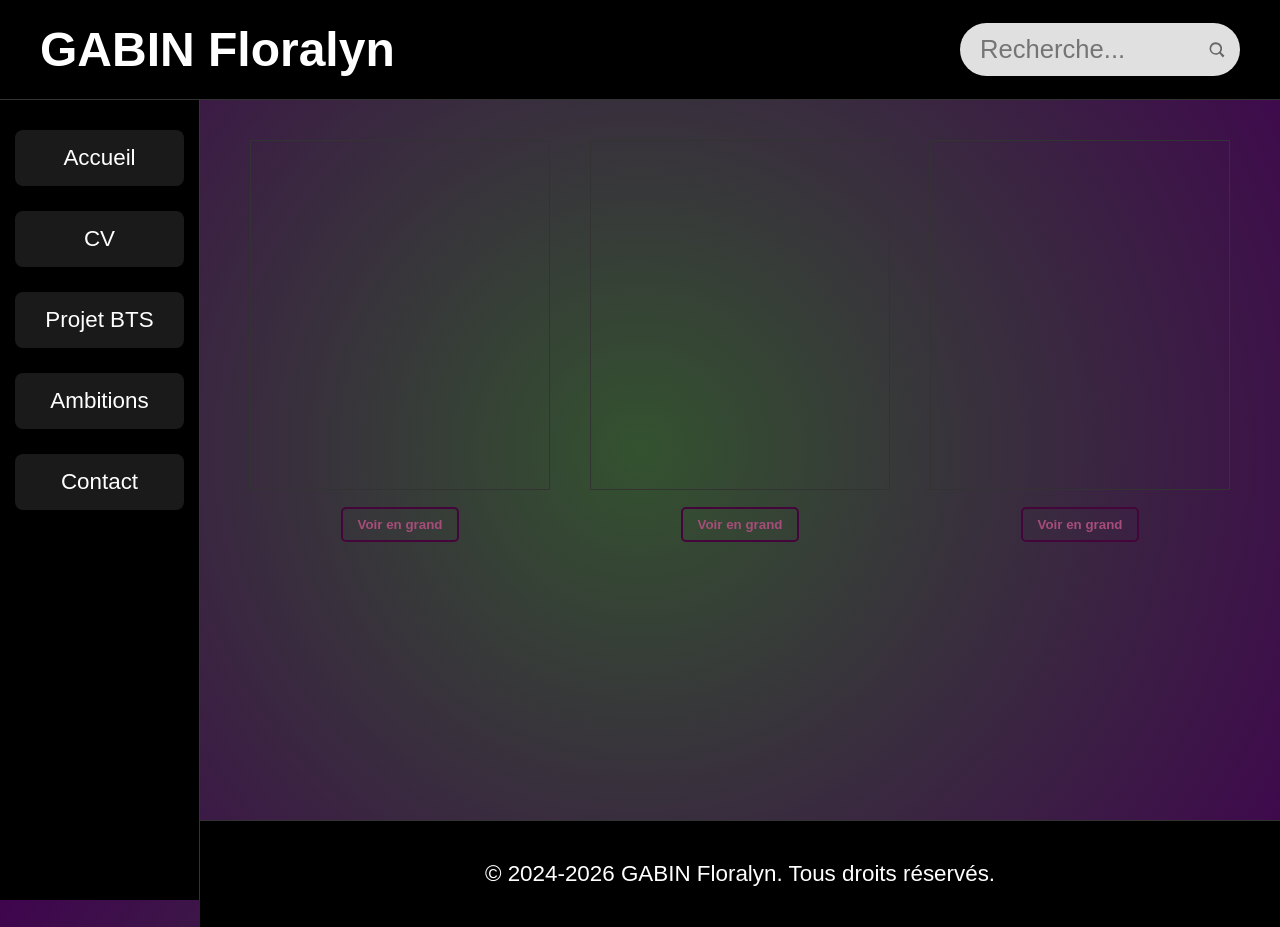
<file: cv.html>
<!DOCTYPE html>
<html lang="fr">
	<head>
		<title>CV - GABIN Floralyn</title>
		<meta charset="UTF-8">
			<link rel="stylesheet" href="cvcss.css">
				<link rel="stylesheet" href="style-commun.css">
				<link rel="stylesheet" href="https://cdnjs.cloudflare.com/ajax/libs/font-awesome/6.0.0-beta3/css/all.min.css">
</head>
	<body>

		<header>
        <div class="header-content">
            <h1><a class="aucun-style" href="index.html">GABIN Floralyn</a></h1>
            <form class="rechercheforme" id="searchForm">
                <input type="text" id="searchInput" placeholder="Recherche..." aria-label="Recherche">
                <button type="submit" class="btn-recherche">
                    <svg class="recherche-icone" viewBox="0 0 24 24">
                        <path d="M21 19l-4.35-4.35a7.5 7.5 0 1 0-1.65 1.65L19 21l2-2zM10.5 16a5.5 5.5 0 1 1 0-11 5.5 5.5 0 0 1 0 11z" />
                    </svg>
                </button>
            </form>
        </div>
    </header>

		<nav class="menu2">
        <ul>
            <li><a href="index.html">Accueil</a></li>
            <li><a href="cv.html">CV</a></li>

           <li><a href="projet.html">Projet BTS</a></li>

            <li><a href="ambitions.html">Ambitions</a></li>
            <li><a href="contact.html">Contact</a></li>
        </ul>
    </nav>

		<main>
			<div class="aligne">
				<div class="colonne">
					<iframe class="pdf" src="CV candidature L3 GABIN Floralyn.pdf"></iframe>
					<button class="btn-action" onclick="ouvrirModal('CV candidature L3 GABIN Floralyn.pdf')">Voir en grand</button>
				</div>
				<div class="colonne">
					<iframe class="pdf" src="CV 3Licence GABIN Floralyn.pdf"></iframe>
					<button class="btn-action" onclick="ouvrirModal('CV 3Licence GABIN Floralyn.pdf')">Voir en grand</button>
				</div>
				<div class="colonne">
					<iframe class="pdf" src="Lettre de Motivation L3.pdf"></iframe>
					<button class="btn-action" onclick="ouvrirModal('Lettre de Motivation L3.pdf')">Voir en grand</button>
				</div>
			</div>
		</main>

		<dialog id="modal-lecteur">
			<button class="fermer-modal" onclick="fermerModal()">×</button>
			<iframe id="iframe-plein-ecran" src=""></iframe>
		</dialog>

		<footer>
			<p>&copy; 2024-2026 GABIN Floralyn. Tous droits réservés.</p>
		</footer>

		<script>
			const modal = document.getElementById('modal-lecteur');
			const iframeGrand = document.getElementById('iframe-plein-ecran');

			function ouvrirModal(url) {
			iframeGrand.src = url;
			modal.showModal();
			}

			function fermerModal() {
			modal.close();
			iframeGrand.src = "";
			}
		</script>
<script src="recherche.js"></script>
	</body>
</html>
</file>
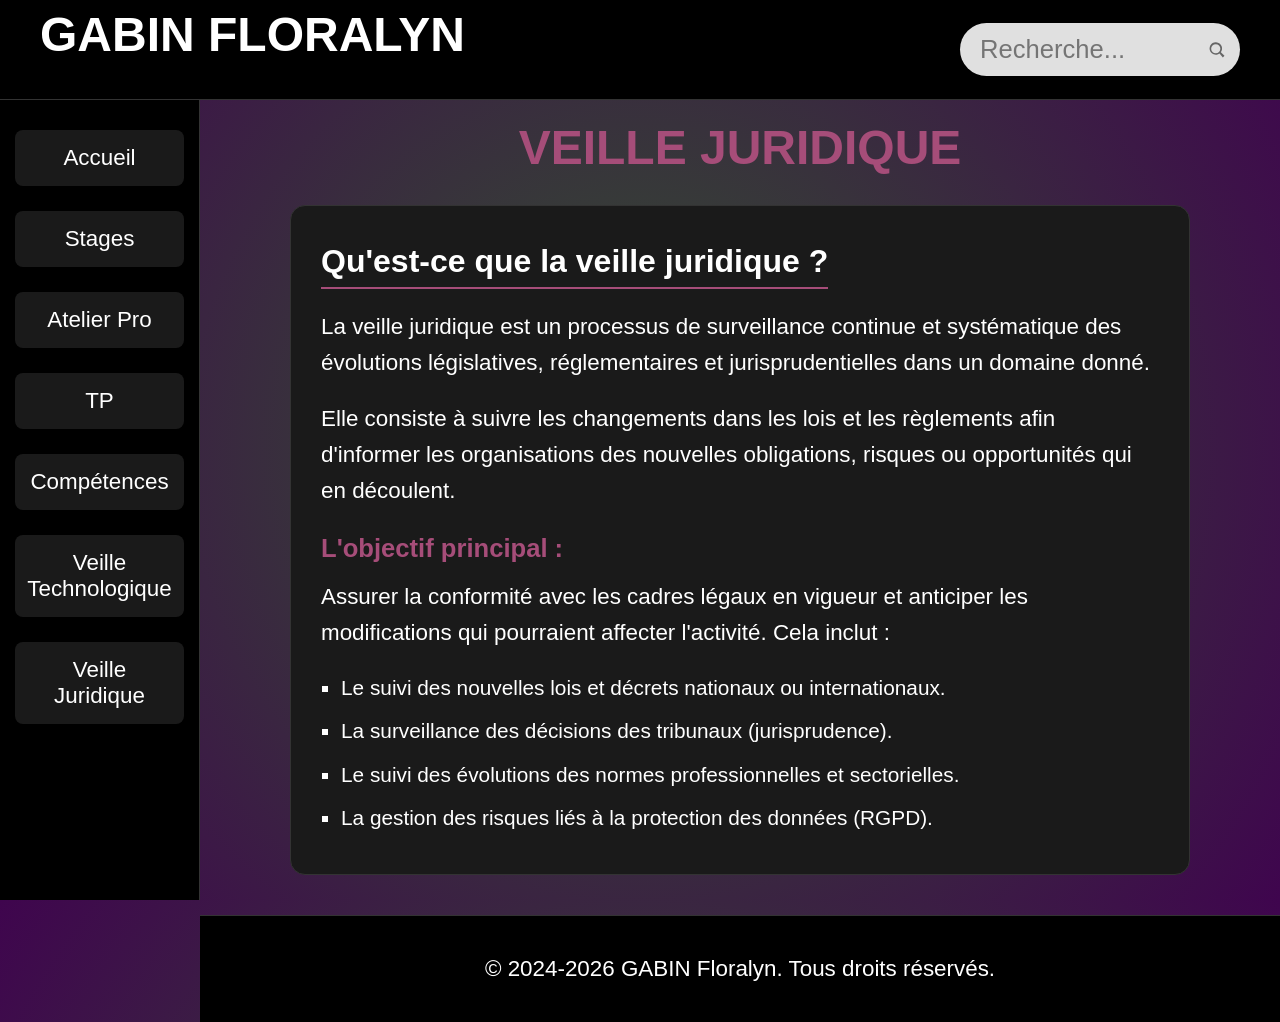
<file: juridique.html>
<!DOCTYPE html>
<html lang="fr">
	<head>
		<title>Veille Juridique - GABIN Floralyn</title>
		<meta charset="UTF-8">
			<link rel="stylesheet" href="style-commun.css">
				<link rel="stylesheet" href="juridiquecss.css">
</head>
	<body>

		<header>
			<div class="header-content">
				<h1><a class="aucun-style" href="index.html">GABIN Floralyn</a></h1>
				<form class="rechercheforme" id="searchForm">
					<input type="text" id="searchInput" placeholder="Recherche..." aria-label="Recherche">
					<button type="submit" class="btn-recherche">
						<svg class="recherche-icone" viewBox="0 0 24 24">
							<path d="M21 19l-4.35-4.35a7.5 7.5 0 1 0-1.65 1.65L19 21l2-2zM10.5 16a5.5 5.5 0 1 1 0-11 5.5 5.5 0 0 1 0 11z" />
						</svg>
					</button>
				</form>
			</div>
   		 </header>

				<nav class="menu2">
			<ul>
				<li>
					<a href="index.html">Accueil</a>
				</li>

                <li>
                    <a href="stage.html">Stages</a>
                </li>
                <li>
                    <a href="atelier.html">Atelier Pro</a>
                </li>
                <li>
                    <a href="tp.html">TP</a>
                </li>
									
	            <li><a href="competences.html">Compétences</a></li>
				<li>
					<a href="technologique.html">Veille Technologique</a>
				</li>
				<li>
					<a href="juridique.html">Veille Juridique</a>
				</li>
			</ul>
		</nav>

		<main class="contenu-veille">
			<div class="bloc-introduction">
				<h1>Veille Juridique</h1>
				<div class="carte-info">
					<h2>Qu'est-ce que la veille juridique ?</h2>
					<p>
						La veille juridique est un processus de surveillance continue et systématique des évolutions
						législatives, réglementaires et jurisprudentielles dans un domaine donné.
					</p>
					<p>
						Elle consiste à suivre les changements dans les lois et les règlements afin d'informer les
						organisations des nouvelles obligations, risques ou opportunités qui en découlent.
					</p>

					<div class="points-cles">
						<h3>L'objectif principal :</h3>
						<p>Assurer la conformité avec les cadres légaux en vigueur et anticiper les modifications qui pourraient affecter l'activité. Cela inclut :</p>
						<ul>
							<li>Le suivi des nouvelles lois et décrets nationaux ou internationaux.</li>
							<li>La surveillance des décisions des tribunaux (jurisprudence).</li>
							<li>Le suivi des évolutions des normes professionnelles et sectorielles.</li>
							<li>La gestion des risques liés à la protection des données (RGPD).</li>
						</ul>
					</div>
				</div>
			</div>
		</main>

		<footer class="footer-juridique">
			<p>&copy; 2024-2026 GABIN Floralyn. Tous droits réservés.</p>
		</footer>
<script src="recherche.js"></script>
	</body>
</html>
</file>
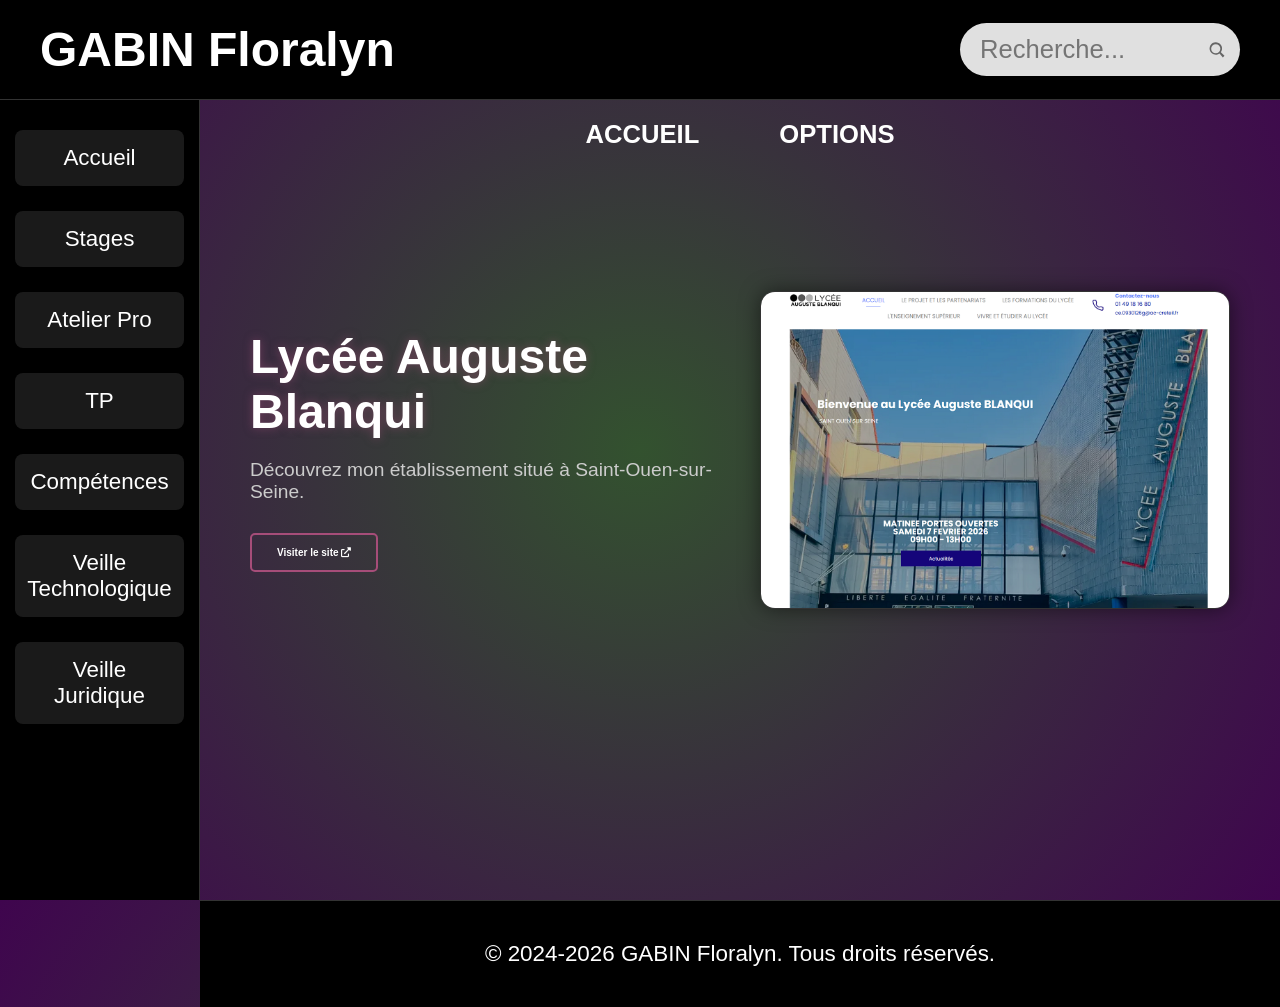
<file: projet.html>
<!DOCTYPE html>
<html lang="fr">
	<head>
		<title>PORTFOLIO - GABIN Floralyn</title>
		<meta charset="UTF-8">
			<link rel="stylesheet" href="projet.css">
			<link rel="stylesheet" href="style-commun.css">
				<link rel="stylesheet" href="https://cdnjs.cloudflare.com/ajax/libs/font-awesome/6.0.0-beta3/css/all.min.css">
</head>
	<body>

		<header>
        <div class="header-content">
            <h1><a class="aucun-style" href="index.html">GABIN Floralyn</a></h1>
            <form class="rechercheforme" id="searchForm">
                <input type="text" id="searchInput" placeholder="Recherche..." aria-label="Recherche">
                <button type="submit" class="btn-recherche">
                    <svg class="recherche-icone" viewBox="0 0 24 24">
                        <path d="M21 19l-4.35-4.35a7.5 7.5 0 1 0-1.65 1.65L19 21l2-2zM10.5 16a5.5 5.5 0 1 1 0-11 5.5 5.5 0 0 1 0 11z" />
                    </svg>
                </button>
            </form>
        </div>
    </header>
		<nav class="menu2">
			<ul>
				<li>
					<a href="index.html">Accueil</a>
				</li>

                <li>
                    <a href="stage.html">Stages</a>
                </li>
                <li>
                    <a href="atelier.html">Atelier Pro</a>
                </li>
                <li>
                    <a href="tp.html">TP</a>
                </li>
									
	            <li><a href="competences.html">Compétences</a></li>
				<li>
					<a href="technologique.html">Veille Technologique</a>
				</li>
				<li>
					<a href="juridique.html">Veille Juridique</a>
				</li>
			</ul>
		</nav>

		<main class="smooth">

			<nav class="raccourci">
				<ul>
					<li>
						<a href="#accueil">Accueil</a>
					</li>
					<li>
						<a href="#btssio">Options</a>
					</li>
				</ul>
			</nav>

			<section id="accueil">
    <div class="accueil-container">
        <div class="accueil-info">
            <h2 class="titre-lycee">Lycée Auguste Blanqui</h2>
            <p>Découvrez mon établissement situé à Saint-Ouen-sur-Seine.</p>
            <a href="https://www.lycee-blanqui.fr/" target="_blank" class="btn-lycee">
                Visiter le site <i class="fas fa-external-link-alt"></i>
            </a>
        </div>

        <div class="accueil-image">
            <img src="lycéeauguste.png" alt="Lycée Auguste Blanqui">
        </div>
    </div>
</section>

			

			<section id="btssio">
				<div class="box-presentation">
					<br>
					<h2 class="titre-bts">BTS SIO</h2>
					<p class="sous-titre-bts">Services Informatiques aux Organisations</p>
				</div>
				<div class="grille-options">
                <div class="card-option sisr-highlight">
                    <div class="option-header">
                        <h3>SISR</h3>
                        <div class="badge-selection">Mon Choix</div>
                    </div>
                    <p class="option-full-name">Solutions d'Infrastructure, Systèmes et Réseaux</p>
                   <ul>
                        <li><i class="fas fa-network-wired"></i> Configuration Switch/Routeur</li>
                        <li><i class="fas fa-server"></i> Administration Système (Linux/Windows)</li>
                        <li><i class="fas fa-shield-alt"></i> Sécurité Informatique</li>
                    </ul></div>
                <div class="card-option slam-standard">
                    <h3>SLAM</h3>
                    <p class="option-full-name">Solutions Logicielles et Applications Métier</p>
                    <ul>
                        <li><i class="fab fa-html5"></i> HTML5 / CSS3 / JS</li>
                        <li><i class="fas fa-code"></i> Développement (Python/PHP/.NET)</li>
                        <li><i class="fas fa-database"></i> Gestion de bases de données</li>
                    </ul>
				</div>
            </div>
			</section>

		

			
		</main>
<footer>
				<p>&copy; 2024-2026 GABIN Floralyn. Tous droits réservés.</p>
			</footer>
<script src="recherche.js"></script>
	</body>
</html>
</file>
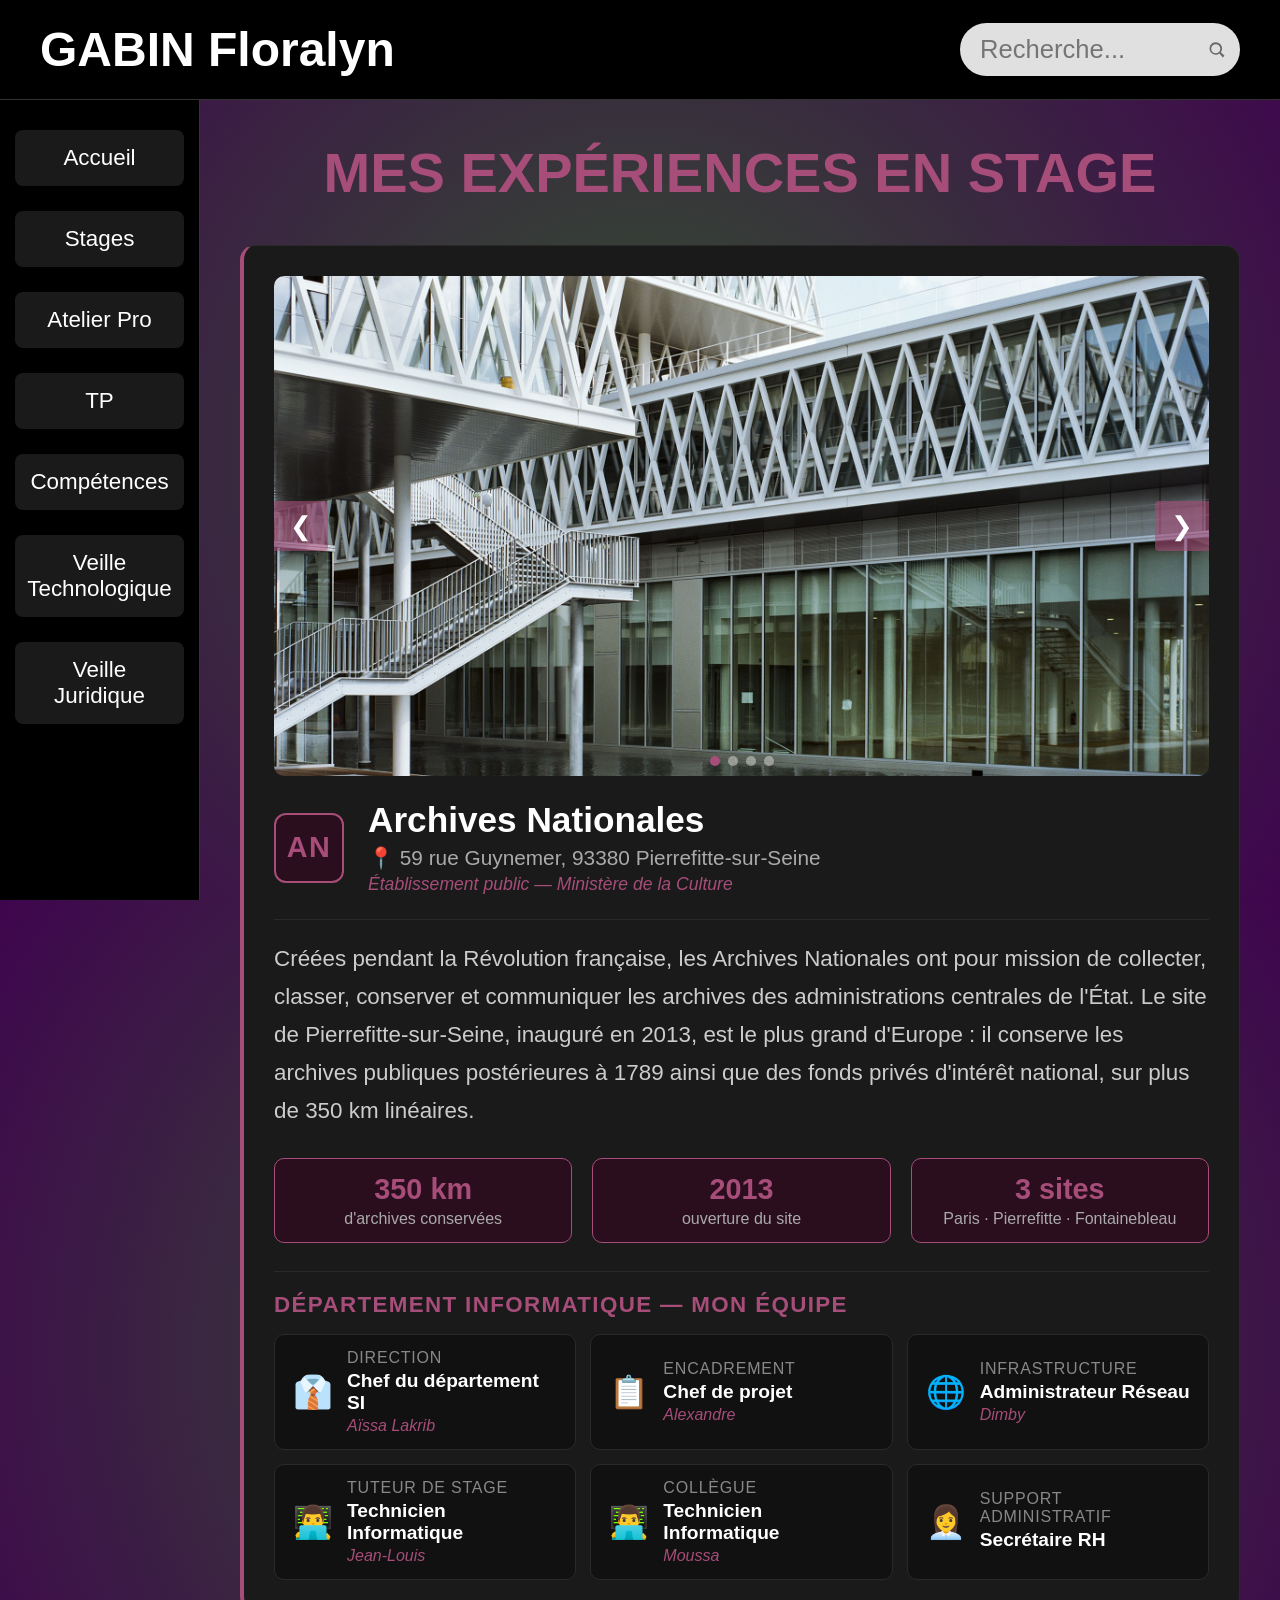
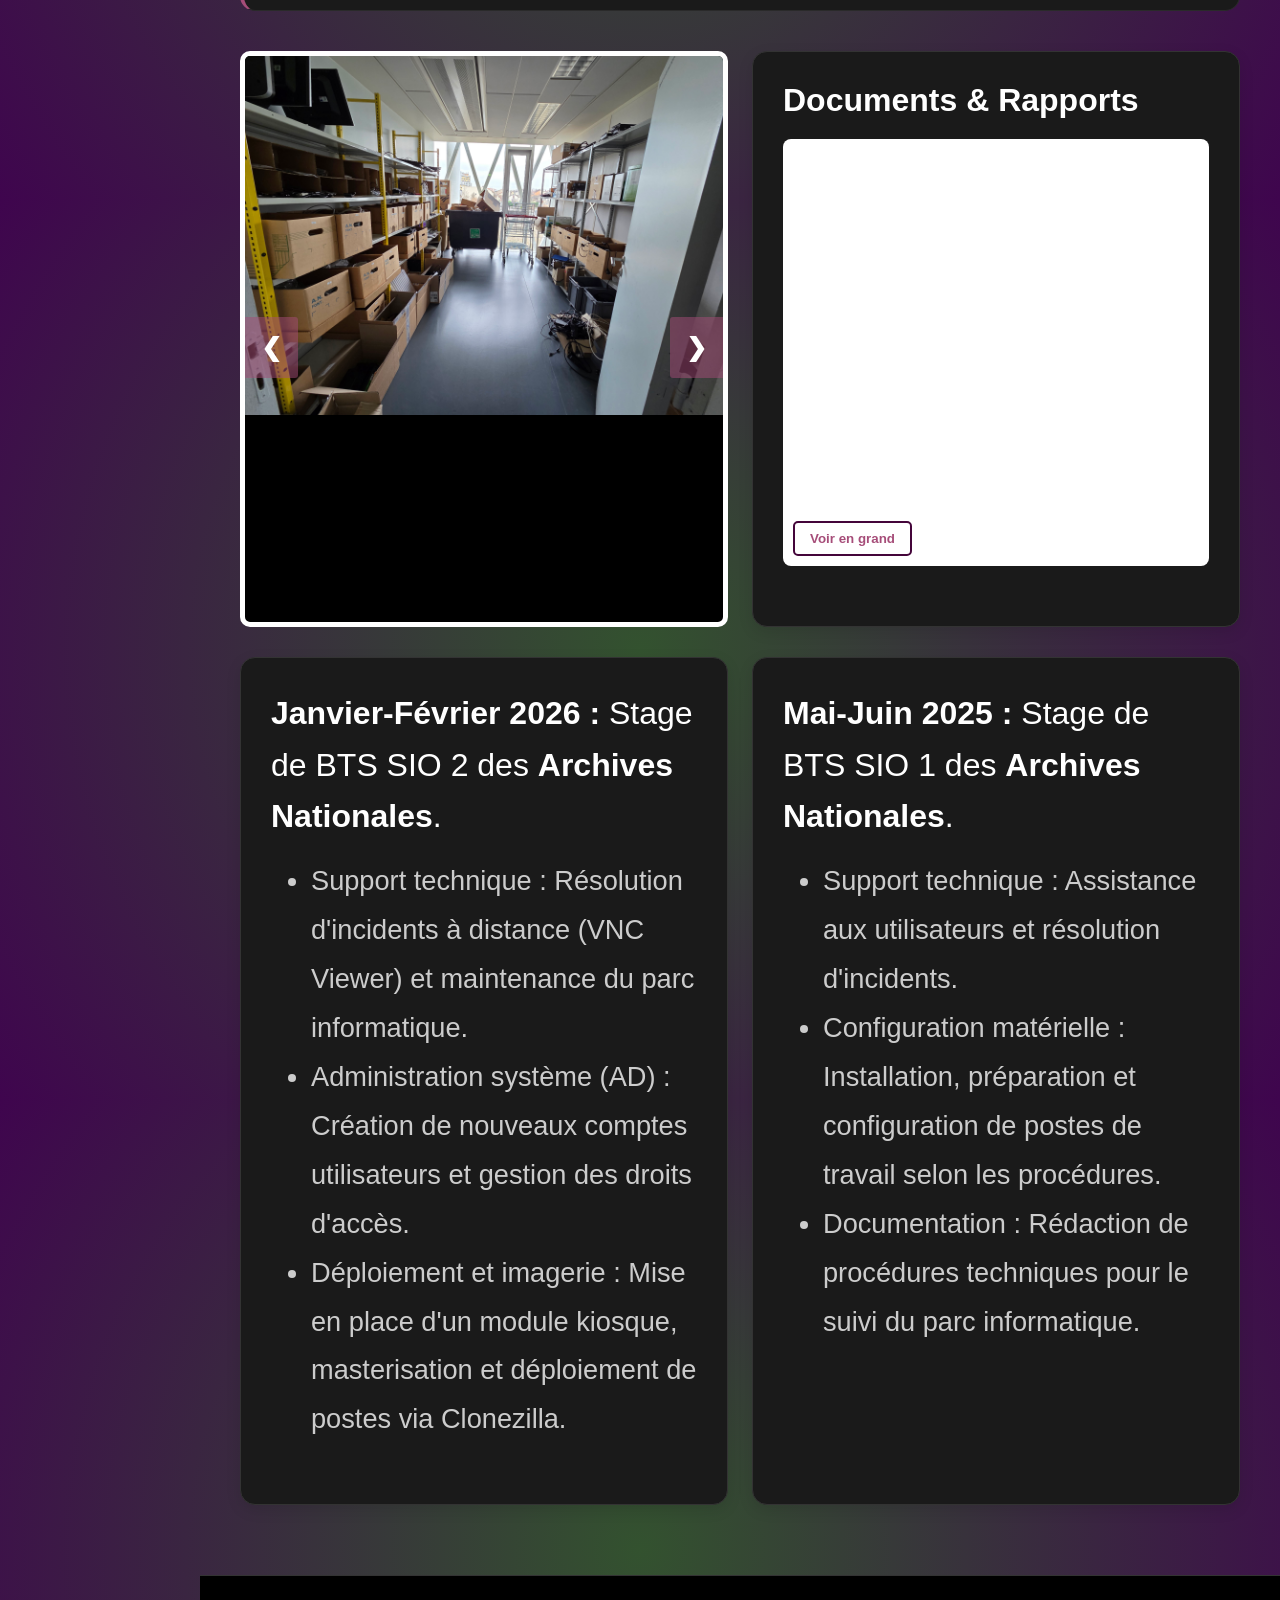
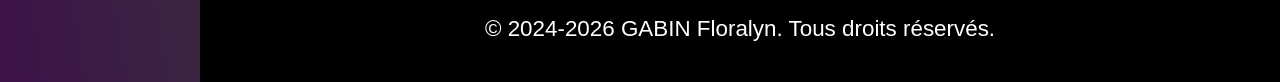
<file: stage.html>
<!DOCTYPE html>
<html lang="fr">
<head>
    <title>Stages - GABIN Floralyn</title>
    <meta charset="UTF-8">
    <link rel="stylesheet" href="style-commun.css">
    <link rel="stylesheet" href="stagecss.css">
    <link rel="stylesheet" href="https://cdnjs.cloudflare.com/ajax/libs/font-awesome/6.0.0-beta3/css/all.min.css">
</head>
<body>

    <header>
        <div class="header-content">
            <h1><a class="aucun-style" href="index.html">GABIN Floralyn</a></h1>
            <form class="rechercheforme" id="searchForm">
                <input type="text" id="searchInput" placeholder="Recherche..." aria-label="Recherche">
                <button type="submit" class="btn-recherche">
                    <svg class="recherche-icone" viewBox="0 0 24 24">
                        <path d="M21 19l-4.35-4.35a7.5 7.5 0 1 0-1.65 1.65L19 21l2-2zM10.5 16a5.5 5.5 0 1 1 0-11 5.5 5.5 0 0 1 0 11z" />
                    </svg>
                </button>
            </form>
        </div>
    </header>

 		<nav class="menu2">
			<ul>
				<li>
					<a href="index.html">Accueil</a>
				</li>

                <li>
                    <a href="stage.html">Stages</a>
                </li>
                <li>
                    <a href="atelier.html">Atelier Pro</a>
                </li>
                <li>
                    <a href="tp.html">TP</a>
                </li>
									
	            <li><a href="competences.html">Compétences</a></li>
				<li>
					<a href="technologique.html">Veille Technologique</a>
				</li>
				<li>
					<a href="juridique.html">Veille Juridique</a>
				</li>
			</ul>
		</nav>

    <main class="contenu-page">
        <section class="section-stage">
            <h2 class="titre-page">Mes Expériences en Stage</h2>

            <!-- PRÉSENTATION DE L'ENTREPRISE -->
            <div class="bloc-entreprise">
                <!-- CARROUSEL PHOTOS BÂTIMENT -->
                <div class="carrousel-entreprise">
                    <div class="slides-entreprise active">
                        <img src="archives1.jpg" alt="Archives Nationales Pierrefitte - Vue extérieure">
                    </div>
                    <div class="slides-entreprise">
                        <img src="archives3.jpg" alt="Archives Nationales Pierrefitte - Détail architecture">
                    </div>
                    <div class="slides-entreprise">
                        <img src="archives4.jpg" alt="Archives Nationales Pierrefitte - Vue d'ensemble">
                    </div>
                    <button class="prev-entreprise" onclick="slideEntreprise(-1)">&#10094;</button>
                    <button class="next-entreprise" onclick="slideEntreprise(1)">&#10095;</button>
                    <div class="dots-entreprise">
                        <span class="dot-entreprise active" onclick="goToSlideEntreprise(0)"></span>
                        <span class="dot-entreprise" onclick="goToSlideEntreprise(1)"></span>
                        <span class="dot-entreprise" onclick="goToSlideEntreprise(2)"></span>
                        <span class="dot-entreprise" onclick="goToSlideEntreprise(3)"></span>
                    </div>
                </div>
                <div class="entreprise-header">
                    <div class="entreprise-logo-placeholder">AN</div>
                    <div>
                        <h3 class="entreprise-nom">Archives Nationales</h3>
                        <p class="entreprise-localisation">📍 59 rue Guynemer, 93380 Pierrefitte-sur-Seine</p>
                        <p class="entreprise-type">Établissement public — Ministère de la Culture</p>
                    </div>
                </div>

                <p class="entreprise-description">
                    Créées pendant la Révolution française, les Archives Nationales ont pour mission de collecter, classer, conserver et communiquer les archives des administrations centrales de l'État. Le site de Pierrefitte-sur-Seine, inauguré en 2013, est le plus grand d'Europe : il conserve les archives publiques postérieures à 1789 ainsi que des fonds privés d'intérêt national, sur plus de 350 km linéaires.
                </p>

                <div class="entreprise-chiffres">
                    <div class="chiffre-item">
                        <span class="chiffre-valeur">350 km</span>
                        <span class="chiffre-label">d'archives conservées</span>
                    </div>
                    <div class="chiffre-item">
                        <span class="chiffre-valeur">2013</span>
                        <span class="chiffre-label">ouverture du site</span>
                    </div>
                    <div class="chiffre-item">
                        <span class="chiffre-valeur">3 sites</span>
                        <span class="chiffre-label">Paris · Pierrefitte · Fontainebleau</span>
                    </div>
                </div>

                <!-- ÉQUIPE DSI -->
                <div class="equipe-section">
                    <h4 class="equipe-titre">Département Informatique — Mon équipe</h4>
                    <div class="equipe-grille">
                        <div class="membre-carte">
                            <div class="membre-icone">👔</div>
                            <div class="membre-info">
                                <span class="membre-role">Direction</span>
                                <span class="membre-poste">Chef du département SI</span>
                                <span class="membre-nom">Aïssa Lakrib</span>
                            </div>
                        </div>
                        <div class="membre-carte">
                            <div class="membre-icone">📋</div>
                            <div class="membre-info">
                                <span class="membre-role">Encadrement</span>
                                <span class="membre-poste">Chef de projet</span>
                                <span class="membre-nom">Alexandre</span>
                            </div>
                        </div>
                        <div class="membre-carte">
                            <div class="membre-icone">🌐</div>
                            <div class="membre-info">
                                <span class="membre-role">Infrastructure</span>
                                <span class="membre-poste">Administrateur Réseau</span>
                                <span class="membre-nom">Dimby</span>
                            </div>
                        </div>
                        <div class="membre-carte">
                            <div class="membre-icone">👨‍💻</div>
                            <div class="membre-info">
                                <span class="membre-role">Tuteur de stage</span>
                                <span class="membre-poste">Technicien Informatique</span>
                                <span class="membre-nom">Jean-Louis</span>
                            </div>
                        </div>
                        <div class="membre-carte">
                            <div class="membre-icone">👨‍💻</div>
                            <div class="membre-info">
                                <span class="membre-role">Collègue</span>
                                <span class="membre-poste">Technicien Informatique</span>
                                <span class="membre-nom">Moussa</span>
                            </div>
                        </div>
                        <div class="membre-carte">
                            <div class="membre-icone">👩‍💼</div>
                            <div class="membre-info">
                                <span class="membre-role">Support administratif</span>
                                <span class="membre-poste">Secrétaire RH</span>
                                <span class="membre-nom"></span>
                            </div>
                        </div>
                    </div>
                </div>
            </div>

            <!-- CARROUSEL + PDF CÔTE À CÔTE -->
            <div class="grille-deux-colonnes">
                <div class="diaporama-container">
                    <div class="slides fade"><img src="stock.jpg" style="width:100%" alt="Photo de stage"></div>
                    <div class="slides fade"><img src="ordis.jpg" style="width:100%" alt="Photo de stage"></div>
                    <div class="slides fade"><img src="cable.jpg" style="width:100%" alt="Photo de stage"></div>
                    <div class="slides fade"><img src="serveur.jpg" style="width:100%" alt="Photo de stage"></div>
                    <div class="slides fade"><img src="serveur2.jpg" style="width:100%" alt="Photo de stage"></div>
                    <div class="slides fade"><img src="imprimante.jpg" style="width:100%" alt="Photo de stage"></div>
                    <div class="slides fade"><img src="serveur3.jpg" style="width:100%" alt="Photo de stage"></div>
                    <div class="slides fade"><img src="arman.jpg" style="width:100%" alt="Photo de stage"></div>
                    <div class="slides fade"><img src="redondance.jpg" style="width:100%" alt="Photo de stage"></div>
                    <div class="slides fade"><img src="intervention.jpg" style="width:100%" alt="Photo de stage"></div>
                    <div class="slides fade"><img src="masterisation.jpg" style="width:100%" alt="Photo de stage"></div>
                    <div class="slides fade"><img src="ecran.jpg" style="width:100%" alt="Photo de stage"></div>
                    <div class="slides fade"><img src="clavier.jpg" style="width:100%" alt="Photo de stage"></div>
                    <a class="prev" onclick="plusSlides(-1)">&#10094;</a>
                    <a class="next" onclick="plusSlides(1)">&#10095;</a>
                </div>

                <div class="bloc-experience">
                    <h3 style="color: white; font-size: 2rem; margin-bottom: 20px;">Documents & Rapports</h3>
                    <div class="visionneuse" style="background-color: white; padding: 10px; border-radius: 8px;">
                        <iframe src="Recueil des tâches Stage 2.pdf" width="100%" height="370px" style="border: none;">
                            <a href="Recueil des tâches Stage 2.pdf">Cliquez ici pour l'ouvrir.</a>
                        </iframe>
                        <button class="btn-action" onclick="ouvrirModal('Recueil des tâches Stage 2.pdf')">Voir en grand</button>
                    </div>
                </div>
            </div>

            <!-- DEBRIEFS CÔTE À CÔTE -->
            <div class="grille-deux-colonnes">
                <div class="bloc-experience">
                    <p class="page">
                        <strong>Janvier-Février 2026 :</strong> Stage de BTS SIO 2 des <strong>Archives Nationales</strong>.
                    </p>
                    <ul class="liste-taches">
                        <li>Support technique : Résolution d'incidents à distance (VNC Viewer) et maintenance du parc informatique.</li>
                        <li>Administration système (AD) : Création de nouveaux comptes utilisateurs et gestion des droits d'accès.</li>
                        <li>Déploiement et imagerie : Mise en place d'un module kiosque, masterisation et déploiement de postes via Clonezilla.</li>
                    </ul>
                </div>

                <div class="bloc-experience">
                    <p class="page">
                        <strong>Mai-Juin 2025 :</strong> Stage de BTS SIO 1 des <strong>Archives Nationales</strong>.
                    </p>
                    <ul class="liste-taches">
                        <li>Support technique : Assistance aux utilisateurs et résolution d'incidents.</li>
                        <li>Configuration matérielle : Installation, préparation et configuration de postes de travail selon les procédures.</li>
                        <li>Documentation : Rédaction de procédures techniques pour le suivi du parc informatique.</li>
                    </ul>
                </div>
            </div>

        </section>
    </main>

    <dialog id="modal-lecteur">
        <button class="fermer-modal" onclick="fermerModal()">×</button>
        <iframe id="iframe-plein-ecran" src=""></iframe>
    </dialog>

    <footer>
        <p>&copy; 2024-2026 GABIN Floralyn. Tous droits réservés.</p>
    </footer>

    <script>
        let slideEntrepriseIndex = 0;

        function slideEntreprise(n) {
            goToSlideEntreprise(slideEntrepriseIndex + n);
        }

        function goToSlideEntreprise(n) {
            const slides = document.querySelectorAll('.slides-entreprise');
            const dots = document.querySelectorAll('.dot-entreprise');
            slideEntrepriseIndex = (n + slides.length) % slides.length;
            slides.forEach(s => s.classList.remove('active'));
            dots.forEach(d => d.classList.remove('active'));
            slides[slideEntrepriseIndex].classList.add('active');
            dots[slideEntrepriseIndex].classList.add('active');
        }

        let slideIndex = 1;
        showSlides(slideIndex);

        function plusSlides(n) {
            showSlides(slideIndex += n);
        }

        function showSlides(n) {
            let i;
            let slides = document.getElementsByClassName("slides");
            if (n > slides.length) { slideIndex = 1; }
            if (n < 1) { slideIndex = slides.length; }
            for (i = 0; i < slides.length; i++) {
                slides[i].style.display = "none";
            }
            slides[slideIndex - 1].style.display = "block";
        }

        const modal = document.getElementById('modal-lecteur');
        const iframeGrand = document.getElementById('iframe-plein-ecran');

        function ouvrirModal(url) {
            iframeGrand.src = url;
            modal.showModal();
        }

        function fermerModal() {
            modal.close();
            iframeGrand.src = "";
        }
    </script>
<script src="recherche.js"></script>
</body>
</html>
</file>
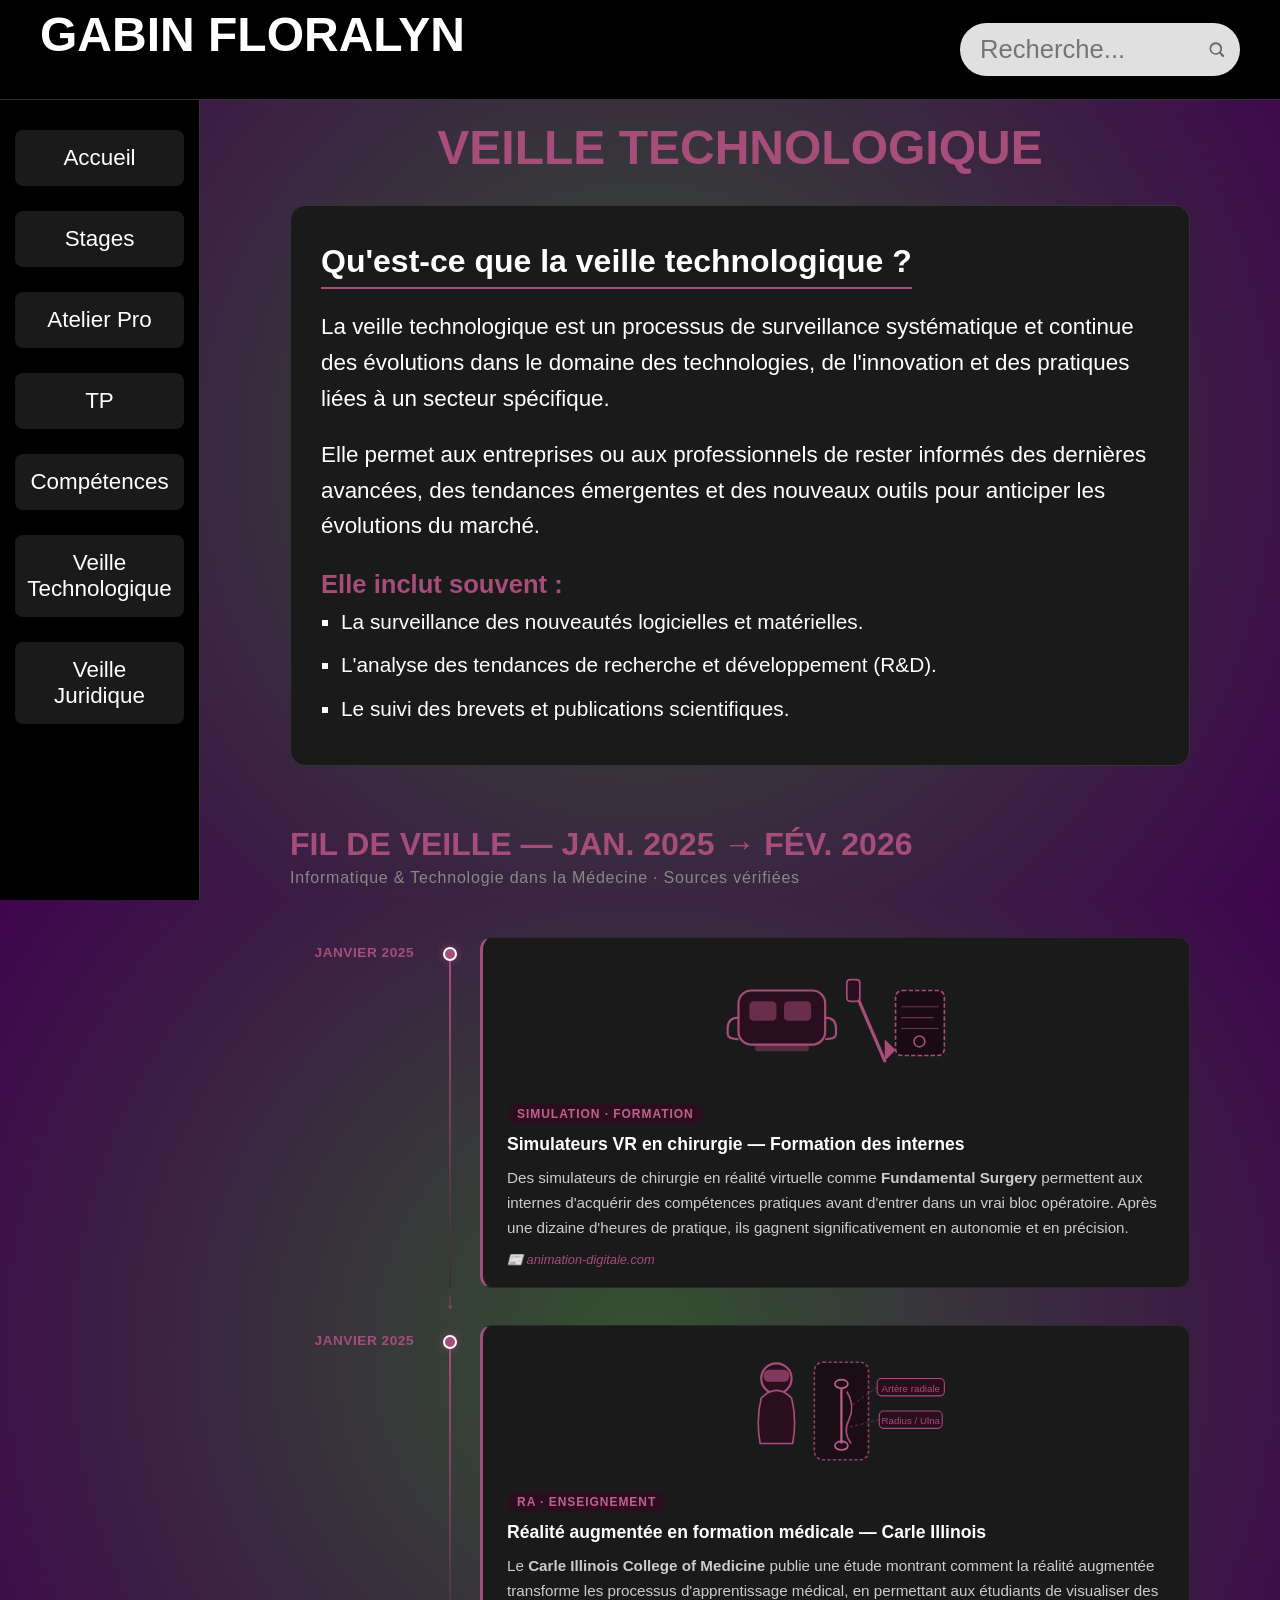
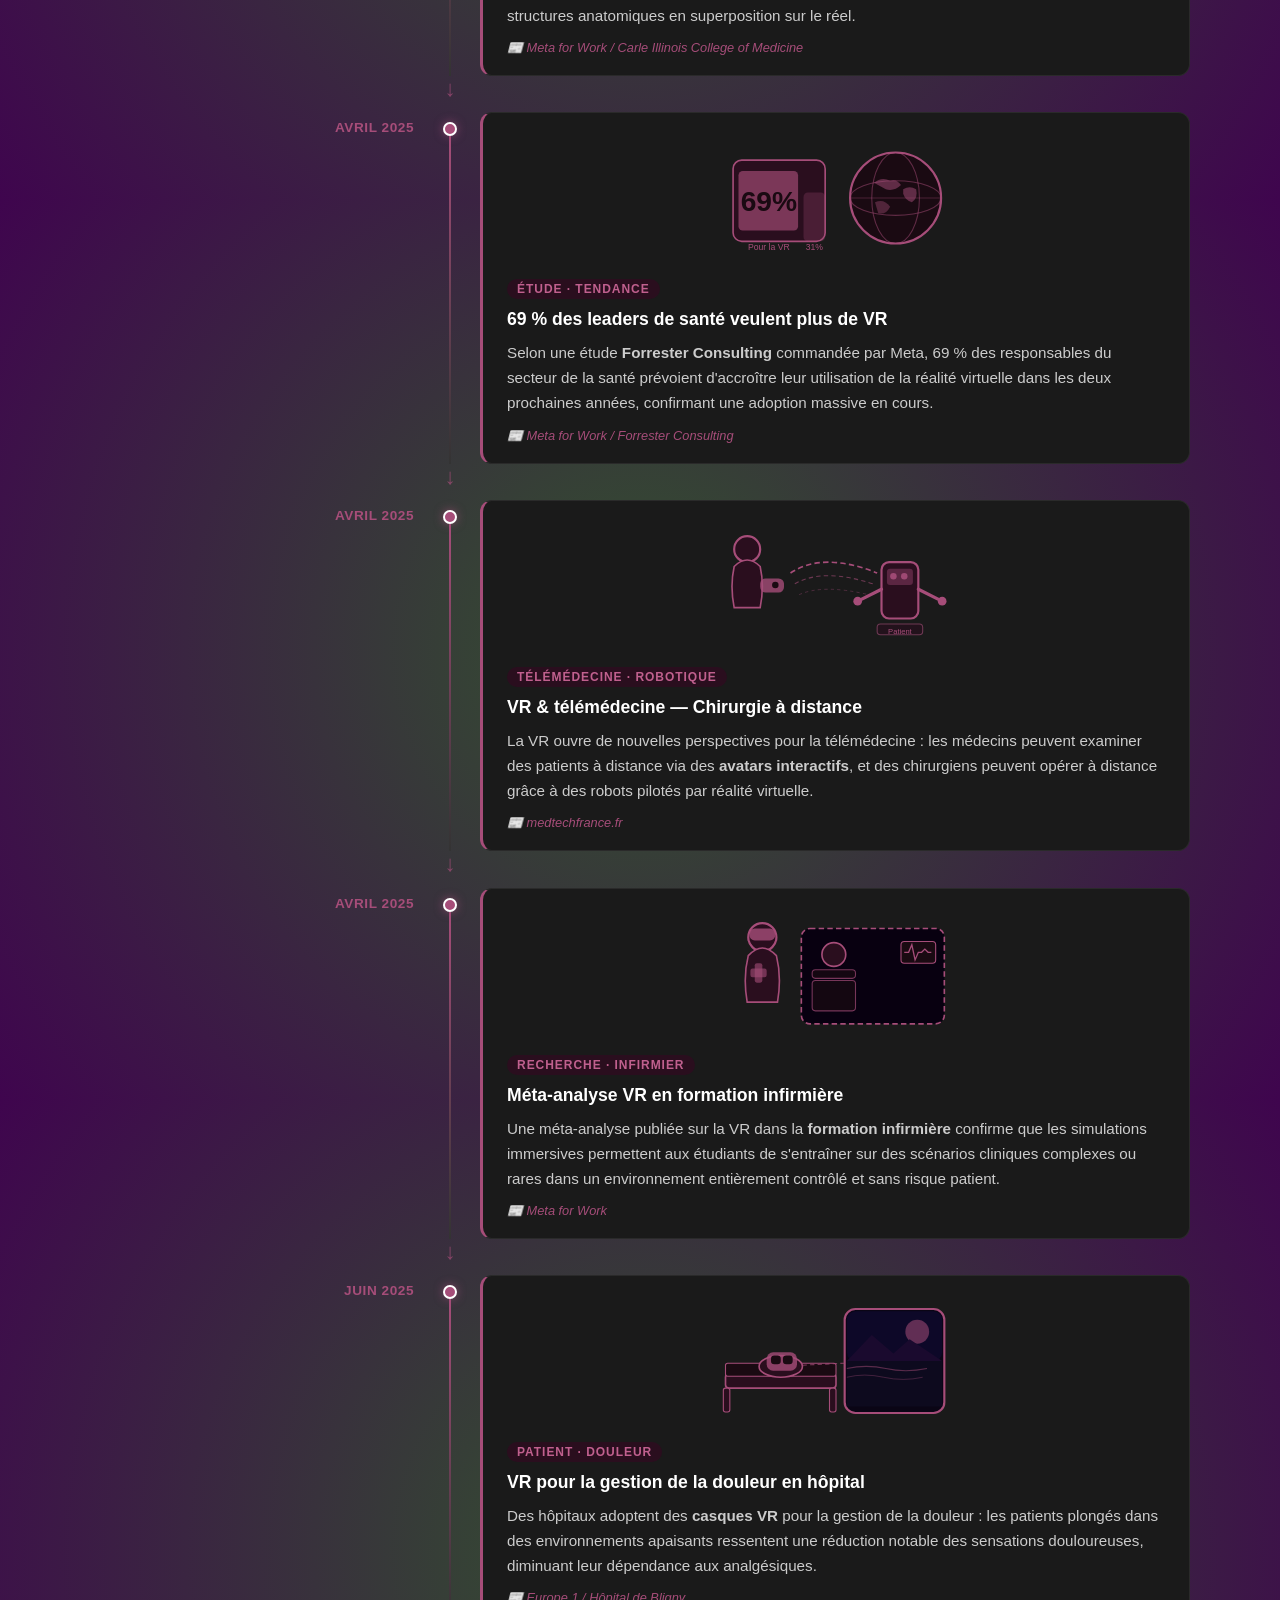
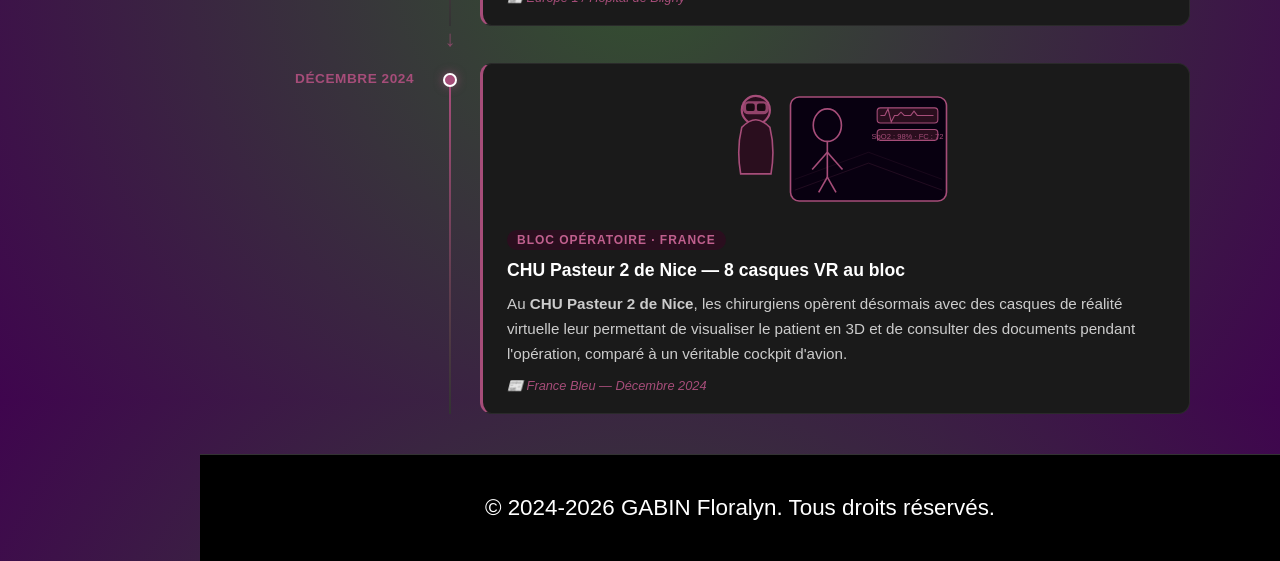
<file: technologique.html>
<!DOCTYPE html>
<html lang="fr">
	<head>
		<title>Veille Technologique - GABIN Floralyn</title>
		<meta charset="UTF-8">
			<link rel="stylesheet" href="style-commun.css">
				<link rel="stylesheet" href="technologiquecss.css">
</head>
	<body>

		<header>
        <div class="header-content">
            <h1><a class="aucun-style" href="index.html">GABIN Floralyn</a></h1>
            <form class="rechercheforme" id="searchForm">
                <input type="text" id="searchInput" placeholder="Recherche..." aria-label="Recherche">
                <button type="submit" class="btn-recherche">
                    <svg class="recherche-icone" viewBox="0 0 24 24">
                        <path d="M21 19l-4.35-4.35a7.5 7.5 0 1 0-1.65 1.65L19 21l2-2zM10.5 16a5.5 5.5 0 1 1 0-11 5.5 5.5 0 0 1 0 11z" />
                    </svg>
                </button>
            </form>
        </div>
    </header>

		<nav class="menu2">
			<ul>
				<li>
					<a href="index.html">Accueil</a>
				</li>

                <li>
                    <a href="stage.html">Stages</a>
                </li>
                <li>
                    <a href="atelier.html">Atelier Pro</a>
                </li>
                <li>
                    <a href="tp.html">TP</a>
                </li>
									
	            <li><a href="competences.html">Compétences</a></li>
				<li>
					<a href="technologique.html">Veille Technologique</a>
				</li>
				<li>
					<a href="juridique.html">Veille Juridique</a>
				</li>
			</ul>
		</nav>

		<main class="contenu-veille">
			<div class="bloc-introduction">
				<h1>Veille Technologique</h1>
				<div class="carte-info">
					<h2>Qu'est-ce que la veille technologique ?</h2>
					<p>La veille technologique est un processus de surveillance systématique et continue des évolutions dans le domaine des technologies, de l'innovation et des pratiques liées à un secteur spécifique.</p>
					<p>Elle permet aux entreprises ou aux professionnels de rester informés des dernières avancées, des tendances émergentes et des nouveaux outils pour anticiper les évolutions du marché.</p>
					<div class="points-cles">
						<h3>Elle inclut souvent :</h3>
						<ul>
							<li>La surveillance des nouveautés logicielles et matérielles.</li>
							<li>L'analyse des tendances de recherche et développement (R&D).</li>
							<li>Le suivi des brevets et publications scientifiques.</li>
						</ul>
					</div>
				</div>
			</div>

			<!-- TIMELINE -->
			<div class="bloc-timeline">
				<h2 class="titre-timeline">Fil de veille — Jan. 2025 → Fév. 2026</h2>
				<p class="sous-titre-timeline">Informatique & Technologie dans la Médecine · Sources vérifiées</p>

				<div class="timeline">

					<!-- CARTE 1 -->
					<div class="timeline-item">
						<div class="timeline-date">Janvier 2025</div>
						<div class="timeline-connecteur">
							<div class="timeline-point"></div>
							<div class="timeline-ligne"></div>
						</div>
						<div class="timeline-carte">
							<div class="carte-illustration">
								<svg viewBox="0 0 220 120" xmlns="http://www.w3.org/2000/svg">
									<rect x="20" y="30" width="80" height="50" rx="12" fill="#2a0e1e" stroke="#a64d79" stroke-width="2"/>
									<rect x="30" y="40" width="25" height="18" rx="4" fill="#a64d79" opacity="0.5"/>
									<rect x="62" y="40" width="25" height="18" rx="4" fill="#a64d79" opacity="0.5"/>
									<path d="M20 55 Q10 55 10 65 L10 70 Q10 75 20 75" fill="none" stroke="#a64d79" stroke-width="2"/>
									<path d="M100 55 Q110 55 110 65 L110 70 Q110 75 100 75" fill="none" stroke="#a64d79" stroke-width="2"/>
									<rect x="35" y="80" width="50" height="6" rx="3" fill="#a64d79" opacity="0.4"/>
									<line x1="125" y1="25" x2="155" y2="95" stroke="#a64d79" stroke-width="3" stroke-linecap="round"/>
									<path d="M155 95 L165 85 L155 75 Z" fill="#a64d79"/>
									<rect x="120" y="20" width="12" height="20" rx="3" fill="#2a0e1e" stroke="#a64d79" stroke-width="1.5"/>
									<rect x="165" y="30" width="45" height="60" rx="6" fill="#1a0a12" stroke="#a64d79" stroke-width="1.5" stroke-dasharray="4 2"/>
									<line x1="170" y1="45" x2="205" y2="45" stroke="#a64d79" stroke-width="1" opacity="0.6"/>
									<line x1="170" y1="55" x2="200" y2="55" stroke="#a64d79" stroke-width="1" opacity="0.6"/>
									<line x1="170" y1="65" x2="205" y2="65" stroke="#a64d79" stroke-width="1" opacity="0.6"/>
									<circle cx="187" cy="77" r="5" fill="none" stroke="#a64d79" stroke-width="1.5"/>
								</svg>
							</div>
							<div class="carte-tag">Simulation · Formation</div>
							<h3>Simulateurs VR en chirurgie — Formation des internes</h3>
							<p>Des simulateurs de chirurgie en réalité virtuelle comme <strong>Fundamental Surgery</strong> permettent aux internes d'acquérir des compétences pratiques avant d'entrer dans un vrai bloc opératoire. Après une dizaine d'heures de pratique, ils gagnent significativement en autonomie et en précision.</p>
							<div class="carte-source">📰 <a href="https://animation-digitale.com/quest-ce-quun-simulateur-de-chirurgie-en-realite-virtuelle/" target="_blank" rel="noopener">animation-digitale.com</a></div>
						</div>
					</div>

					<div class="timeline-fleche">&#8595;</div>

					<!-- CARTE 2 -->
					<div class="timeline-item">
						<div class="timeline-date">Janvier 2025</div>
						<div class="timeline-connecteur">
							<div class="timeline-point"></div>
							<div class="timeline-ligne"></div>
						</div>
						<div class="timeline-carte">
							<div class="carte-illustration">
								<svg viewBox="0 0 220 120" xmlns="http://www.w3.org/2000/svg">
									<circle cx="55" cy="30" r="14" fill="#2a0e1e" stroke="#a64d79" stroke-width="2"/>
									<rect x="43" y="22" width="24" height="11" rx="5" fill="#a64d79" opacity="0.7"/>
									<path d="M41 48 Q36 68 40 90 L70 90 Q74 68 69 48 Q62 41 55 41 Q48 41 41 48Z" fill="#2a0e1e" stroke="#a64d79" stroke-width="1.5"/>
									<rect x="90" y="15" width="50" height="90" rx="8" fill="#1a0a12" stroke="#a64d79" stroke-width="1.5" stroke-dasharray="3 2" opacity="0.8"/>
									<ellipse cx="115" cy="35" rx="6" ry="4" fill="none" stroke="#c0608e" stroke-width="1.5"/>
									<line x1="115" y1="39" x2="115" y2="90" stroke="#c0608e" stroke-width="2"/>
									<ellipse cx="115" cy="92" rx="6" ry="4" fill="none" stroke="#c0608e" stroke-width="1.5"/>
									<path d="M120 42 Q128 55 122 68 Q116 80 124 90" fill="none" stroke="#a64d79" stroke-width="1.5"/>
									<rect x="148" y="30" width="62" height="16" rx="4" fill="#2a0e1e" stroke="#a64d79" stroke-width="1"/>
									<text x="179" y="42" fill="#a64d79" font-size="9" text-anchor="middle" font-family="sans-serif">Artère radiale</text>
									<line x1="148" y1="38" x2="124" y2="55" stroke="#a64d79" stroke-width="0.8" stroke-dasharray="3 2" opacity="0.6"/>
									<rect x="150" y="60" width="58" height="16" rx="4" fill="#2a0e1e" stroke="#a64d79" stroke-width="1"/>
									<text x="179" y="72" fill="#a64d79" font-size="9" text-anchor="middle" font-family="sans-serif">Radius / Ulna</text>
									<line x1="150" y1="68" x2="122" y2="75" stroke="#a64d79" stroke-width="0.8" stroke-dasharray="3 2" opacity="0.6"/>
								</svg>
							</div>
							<div class="carte-tag">RA · Enseignement</div>
							<h3>Réalité augmentée en formation médicale — Carle Illinois</h3>
							<p>Le <strong>Carle Illinois College of Medicine</strong> publie une étude montrant comment la réalité augmentée transforme les processus d'apprentissage médical, en permettant aux étudiants de visualiser des structures anatomiques en superposition sur le réel.</p>
							<div class="carte-source">📰 <a href="https://www.meta.com/en-gb/work/blog/vr-medical-education-training/" target="_blank" rel="noopener">Meta for Work / Carle Illinois College of Medicine</a></div>
						</div>
					</div>

					<div class="timeline-fleche">&#8595;</div>

					<!-- CARTE 3 -->
					<div class="timeline-item">
						<div class="timeline-date">Avril 2025</div>
						<div class="timeline-connecteur">
							<div class="timeline-point"></div>
							<div class="timeline-ligne"></div>
						</div>
						<div class="timeline-carte">
							<div class="carte-illustration">
								<svg viewBox="0 0 220 120" xmlns="http://www.w3.org/2000/svg">
									<rect x="15" y="25" width="85" height="75" rx="8" fill="#2a0e1e" stroke="#a64d79" stroke-width="1.5"/>
									<rect x="20" y="35" width="55" height="55" rx="4" fill="#a64d79" opacity="0.65"/>
									<text x="48" y="72" fill="#1a0a12" font-size="26" text-anchor="middle" font-family="sans-serif" font-weight="bold">69%</text>
									<rect x="80" y="55" width="20" height="45" rx="4" fill="#a64d79" opacity="0.25"/>
									<text x="90" y="108" fill="#a64d79" font-size="8" text-anchor="middle" font-family="sans-serif">31%</text>
									<text x="48" y="108" fill="#a64d79" font-size="8" text-anchor="middle" font-family="sans-serif">Pour la VR</text>
									<circle cx="165" cy="60" r="42" fill="#1a0a12" stroke="#a64d79" stroke-width="2"/>
									<ellipse cx="165" cy="60" rx="22" ry="42" fill="none" stroke="#a64d79" stroke-width="1" opacity="0.5"/>
									<ellipse cx="165" cy="60" rx="42" ry="16" fill="none" stroke="#a64d79" stroke-width="1" opacity="0.5"/>
									<line x1="123" y1="60" x2="207" y2="60" stroke="#a64d79" stroke-width="0.8" opacity="0.4"/>
									<path d="M145 46 Q152 40 160 44 Q166 42 170 48 Q164 54 156 52 Z" fill="#a64d79" opacity="0.5"/>
									<path d="M172 52 Q178 48 184 52 Q186 60 180 64 Q174 62 172 56 Z" fill="#a64d79" opacity="0.5"/>
									<path d="M146 64 Q154 60 160 68 Q156 76 149 74 Z" fill="#a64d79" opacity="0.4"/>
								</svg>
							</div>
							<div class="carte-tag">Étude · Tendance</div>
							<h3>69 % des leaders de santé veulent plus de VR</h3>
							<p>Selon une étude <strong>Forrester Consulting</strong> commandée par Meta, 69 % des responsables du secteur de la santé prévoient d'accroître leur utilisation de la réalité virtuelle dans les deux prochaines années, confirmant une adoption massive en cours.</p>
							<div class="carte-source">📰 <a href="https://www.meta.com/en-gb/work/blog/vr-medical-education-training/" target="_blank" rel="noopener">Meta for Work / Forrester Consulting</a></div>
						</div>
					</div>

					<div class="timeline-fleche">&#8595;</div>

					<!-- CARTE 4 -->
					<div class="timeline-item">
						<div class="timeline-date">Avril 2025</div>
						<div class="timeline-connecteur">
							<div class="timeline-point"></div>
							<div class="timeline-ligne"></div>
						</div>
						<div class="timeline-carte">
							<div class="carte-illustration">
								<svg viewBox="0 0 220 120" xmlns="http://www.w3.org/2000/svg">
									<circle cx="28" cy="26" r="12" fill="#2a0e1e" stroke="#a64d79" stroke-width="2"/>
									<path d="M16 42 Q12 60 16 80 L40 80 Q44 60 40 42 Q34 36 28 36 Q22 36 16 42Z" fill="#2a0e1e" stroke="#a64d79" stroke-width="1.5"/>
									<rect x="40" y="53" width="22" height="13" rx="5" fill="#a64d79" opacity="0.8"/>
									<circle cx="54" cy="59" r="3" fill="#1a0a12"/>
									<path d="M68 48 Q98 28 148 48" fill="none" stroke="#a64d79" stroke-width="1.5" stroke-dasharray="5 3"/>
									<path d="M72 58 Q98 43 144 58" fill="none" stroke="#a64d79" stroke-width="1" stroke-dasharray="4 3" opacity="0.6"/>
									<path d="M76 68 Q98 58 140 68" fill="none" stroke="#a64d79" stroke-width="0.8" stroke-dasharray="3 3" opacity="0.4"/>
									<rect x="152" y="38" width="34" height="52" rx="7" fill="#2a0e1e" stroke="#a64d79" stroke-width="2"/>
									<rect x="157" y="44" width="24" height="15" rx="3" fill="#a64d79" opacity="0.4"/>
									<circle cx="163" cy="51" r="3" fill="#a64d79" opacity="0.9"/>
									<circle cx="173" cy="51" r="3" fill="#a64d79" opacity="0.9"/>
									<line x1="152" y1="63" x2="132" y2="73" stroke="#a64d79" stroke-width="3" stroke-linecap="round"/>
									<line x1="186" y1="63" x2="206" y2="73" stroke="#a64d79" stroke-width="3" stroke-linecap="round"/>
									<circle cx="130" cy="74" r="4" fill="#a64d79"/>
									<circle cx="208" cy="74" r="4" fill="#a64d79"/>
									<rect x="148" y="95" width="42" height="10" rx="3" fill="#2a0e1e" stroke="#a64d79" stroke-width="1" opacity="0.6"/>
									<text x="169" y="104" fill="#a64d79" font-size="7" text-anchor="middle" font-family="sans-serif">Patient</text>								</svg>
							</div>
							<div class="carte-tag">Télémédecine · Robotique</div>
							<h3>VR & télémédecine — Chirurgie à distance</h3>
							<p>La VR ouvre de nouvelles perspectives pour la télémédecine : les médecins peuvent examiner des patients à distance via des <strong>avatars interactifs</strong>, et des chirurgiens peuvent opérer à distance grâce à des robots pilotés par réalité virtuelle.</p>
							<div class="carte-source">📰 <a href="https://www.medtechfrance.fr" target="_blank" rel="noopener">medtechfrance.fr</a></div>
						</div>
					</div>

					<div class="timeline-fleche">&#8595;</div>

					<!-- CARTE 5 -->
					<div class="timeline-item">
						<div class="timeline-date">Avril 2025</div>
						<div class="timeline-connecteur">
							<div class="timeline-point"></div>
							<div class="timeline-ligne"></div>
						</div>
						<div class="timeline-carte">
							<div class="carte-illustration">
								<svg viewBox="0 0 220 120" xmlns="http://www.w3.org/2000/svg">
									<circle cx="42" cy="26" r="13" fill="#2a0e1e" stroke="#a64d79" stroke-width="2"/>
									<rect x="30" y="18" width="24" height="11" rx="5" fill="#a64d79" opacity="0.8"/>
									<path d="M29 43 Q24 63 28 86 L56 86 Q60 63 55 43 Q48 36 42 36 Q36 36 29 43Z" fill="#2a0e1e" stroke="#a64d79" stroke-width="1.5"/>
									<rect x="35" y="50" width="7" height="18" rx="2" fill="#a64d79" opacity="0.6"/>
									<rect x="31" y="55" width="15" height="8" rx="2" fill="#a64d79" opacity="0.6"/>
									<rect x="78" y="18" width="132" height="88" rx="8" fill="#080010" stroke="#a64d79" stroke-width="1.5" stroke-dasharray="5 3"/>
									<circle cx="108" cy="42" r="11" fill="#2a0e1e" stroke="#a64d79" stroke-width="1.5"/>
									<rect x="88" y="56" width="40" height="8" rx="3" fill="#1a0a12" stroke="#a64d79" stroke-width="1" opacity="0.7"/>
									<rect x="88" y="66" width="40" height="28" rx="3" fill="#1a0a12" stroke="#a64d79" stroke-width="1" opacity="0.7"/>
									<rect x="170" y="30" width="32" height="20" rx="3" fill="#1a0a12" stroke="#a64d79" stroke-width="1"/>
									<path d="M173 40 L177 40 L180 33 L183 47 L186 40 L189 40 L192 37 L195 40 L198 40" fill="none" stroke="#a64d79" stroke-width="1.2"/>
								</svg>
							</div>
							<div class="carte-tag">Recherche · Infirmier</div>
							<h3>Méta-analyse VR en formation infirmière</h3>
							<p>Une méta-analyse publiée sur la VR dans la <strong>formation infirmière</strong> confirme que les simulations immersives permettent aux étudiants de s'entraîner sur des scénarios cliniques complexes ou rares dans un environnement entièrement contrôlé et sans risque patient.</p>
							<div class="carte-source">📰 <a href="https://www.meta.com/en-gb/work/blog/vr-medical-education-training/" target="_blank" rel="noopener">Meta for Work</a></div>
						</div>
					</div>

					<div class="timeline-fleche">&#8595;</div>

					<!-- CARTE 6 -->
					<div class="timeline-item">
						<div class="timeline-date">Juin 2025</div>
						<div class="timeline-connecteur">
							<div class="timeline-point"></div>
							<div class="timeline-ligne"></div>
						</div>
						<div class="timeline-carte">
							<div class="carte-illustration">
								<svg viewBox="0 0 220 120" xmlns="http://www.w3.org/2000/svg">
									<rect x="8" y="72" width="102" height="13" rx="3" fill="#2a0e1e" stroke="#a64d79" stroke-width="1.5"/>
									<rect x="8" y="62" width="102" height="12" rx="2" fill="#1a0a12" stroke="#a64d79" stroke-width="1"/>
									<rect x="6" y="85" width="6" height="22" rx="2" fill="#2a0e1e" stroke="#a64d79" stroke-width="1"/>
									<rect x="104" y="85" width="6" height="22" rx="2" fill="#2a0e1e" stroke="#a64d79" stroke-width="1"/>
									<ellipse cx="59" cy="65" rx="20" ry="10" fill="#2a0e1e" stroke="#a64d79" stroke-width="1.5"/>
									<rect x="46" y="52" width="28" height="17" rx="6" fill="#a64d79" opacity="0.8"/>
									<rect x="50" y="55" width="9" height="8" rx="3" fill="#1a0a12"/>
									<rect x="61" y="55" width="9" height="8" rx="3" fill="#1a0a12"/>
									<rect x="118" y="12" width="92" height="96" rx="10" fill="#0a0515" stroke="#a64d79" stroke-width="2"/>
									<rect x="120" y="14" width="88" height="46" rx="8" fill="#0d0828"/>
									<circle cx="185" cy="33" r="11" fill="#a64d79" opacity="0.55"/>
									<path d="M120 60 L143 36 L163 53 L178 40 L208 60 Z" fill="#1a0a2e"/>
									<rect x="120" y="60" width="88" height="42" rx="0" fill="#0d0a1e"/>
									<path d="M120 67 Q138 63 156 67 Q174 71 194 67" fill="none" stroke="#a64d79" stroke-width="1" opacity="0.5"/>
									<path d="M120 75 Q136 71 154 75 Q172 79 190 75" fill="none" stroke="#a64d79" stroke-width="0.8" opacity="0.4"/>
									<line x1="118" y1="62" x2="76" y2="64" stroke="#a64d79" stroke-width="1" stroke-dasharray="4 3" opacity="0.7"/>
							</div>
							<div class="carte-tag">Patient · Douleur</div>
							<h3>VR pour la gestion de la douleur en hôpital</h3>
							<p>Des hôpitaux adoptent des <strong>casques VR</strong> pour la gestion de la douleur : les patients plongés dans des environnements apaisants ressentent une réduction notable des sensations douloureuses, diminuant leur dépendance aux analgésiques.</p>
							<div class="carte-source">📰 <a href="https://www.europe1.fr/sante/reportage-a-lhopital-de-bligny-un-casque-de-realite-virtuelle-pour-soulager-la-douleur-ou-reduire-lanxiete-des-patients-667394" target="_blank" rel="noopener">Europe 1 / Hôpital de Bligny</a></div>
						</div>
					</div>

					<div class="timeline-fleche">&#8595;</div>

					<!-- CARTE 7 -->
					<div class="timeline-item">
						<div class="timeline-date">Décembre 2024</div>
						<div class="timeline-connecteur">
							<div class="timeline-point"></div>
							<div class="timeline-ligne"></div>
						</div>
						<div class="timeline-carte">
							<div class="carte-illustration">
								<svg viewBox="0 0 220 120" xmlns="http://www.w3.org/2000/svg">
									<circle cx="36" cy="24" r="13" fill="#2a0e1e" stroke="#a64d79" stroke-width="2"/>
									<rect x="24" y="16" width="24" height="12" rx="5" fill="#a64d79" opacity="0.85"/>
									<rect x="27" y="18" width="8" height="7" rx="2" fill="#1a0a12"/>
									<rect x="37" y="18" width="8" height="7" rx="2" fill="#1a0a12"/>
									<path d="M23 40 Q18 60 22 83 L50 83 Q54 60 49 40 Q42 33 36 33 Q30 33 23 40Z" fill="#2a0e1e" stroke="#a64d79" stroke-width="1.5"/>
									<rect x="68" y="12" width="144" height="96" rx="8" fill="#080010" stroke="#a64d79" stroke-width="1.5"/>
									<ellipse cx="102" cy="38" rx="13" ry="15" fill="none" stroke="#a64d79" stroke-width="1.5"/>
									<line x1="102" y1="53" x2="102" y2="86" stroke="#a64d79" stroke-width="1.5"/>
									<line x1="102" y1="63" x2="88" y2="79" stroke="#a64d79" stroke-width="1.5"/>
									<line x1="102" y1="63" x2="116" y2="79" stroke="#a64d79" stroke-width="1.5"/>
									<line x1="102" y1="86" x2="94" y2="100" stroke="#a64d79" stroke-width="1.5"/>
									<line x1="102" y1="86" x2="110" y2="100" stroke="#a64d79" stroke-width="1.5"/>
									<path d="M72 98 L140 73 L208 98" fill="none" stroke="#a64d79" stroke-width="0.5" opacity="0.3"/>
									<path d="M72 88 L140 63 L208 88" fill="none" stroke="#a64d79" stroke-width="0.5" opacity="0.2"/>
									<rect x="148" y="22" width="56" height="14" rx="3" fill="#2a0e1e" stroke="#a64d79" stroke-width="1"/>
									<path d="M151 29 L155 29 L158 23 L161 35 L164 29 L167 29 L170 26 L173 29 L176 29 L179 29 L182 25 L185 29 L188 29 L191 29 L194 29 L197 29 L200 29" fill="none" stroke="#a64d79" stroke-width="1"/>
									<rect x="148" y="42" width="56" height="10" rx="3" fill="#2a0e1e" stroke="#a64d79" stroke-width="1"/>
									<text x="176" y="51" fill="#a64d79" font-size="7" text-anchor="middle" font-family="sans-serif">SpO2 : 98% · FC : 72</text>
								</svg>
							</div>
							<div class="carte-tag">Bloc opératoire · France</div>
							<h3>CHU Pasteur 2 de Nice — 8 casques VR au bloc</h3>
							<p>Au <strong>CHU Pasteur 2 de Nice</strong>, les chirurgiens opèrent désormais avec des casques de réalité virtuelle leur permettant de visualiser le patient en 3D et de consulter des documents pendant l'opération, comparé à un véritable cockpit d'avion.</p>
							<div class="carte-source">📰 <a href="https://www.francebleu.fr/infos/sante-sciences/video-le-futur-est-la-decouvrez-comment-les-chirurgiens-utilisent-la-realite-virtuelle-pour-sauver-des-vies-2129062" target="_blank" rel="noopener">France Bleu — Décembre 2024</a></div>
						</div>
					</div>

				</div><!-- fin .timeline -->
			</div><!-- fin .bloc-timeline -->

		</main>

		<footer class="footer-veille">
			<p>&copy; 2024-2026 GABIN Floralyn. Tous droits réservés.</p>
		</footer>
<script src="recherche.js"></script>
	</body>
</html>
</file>
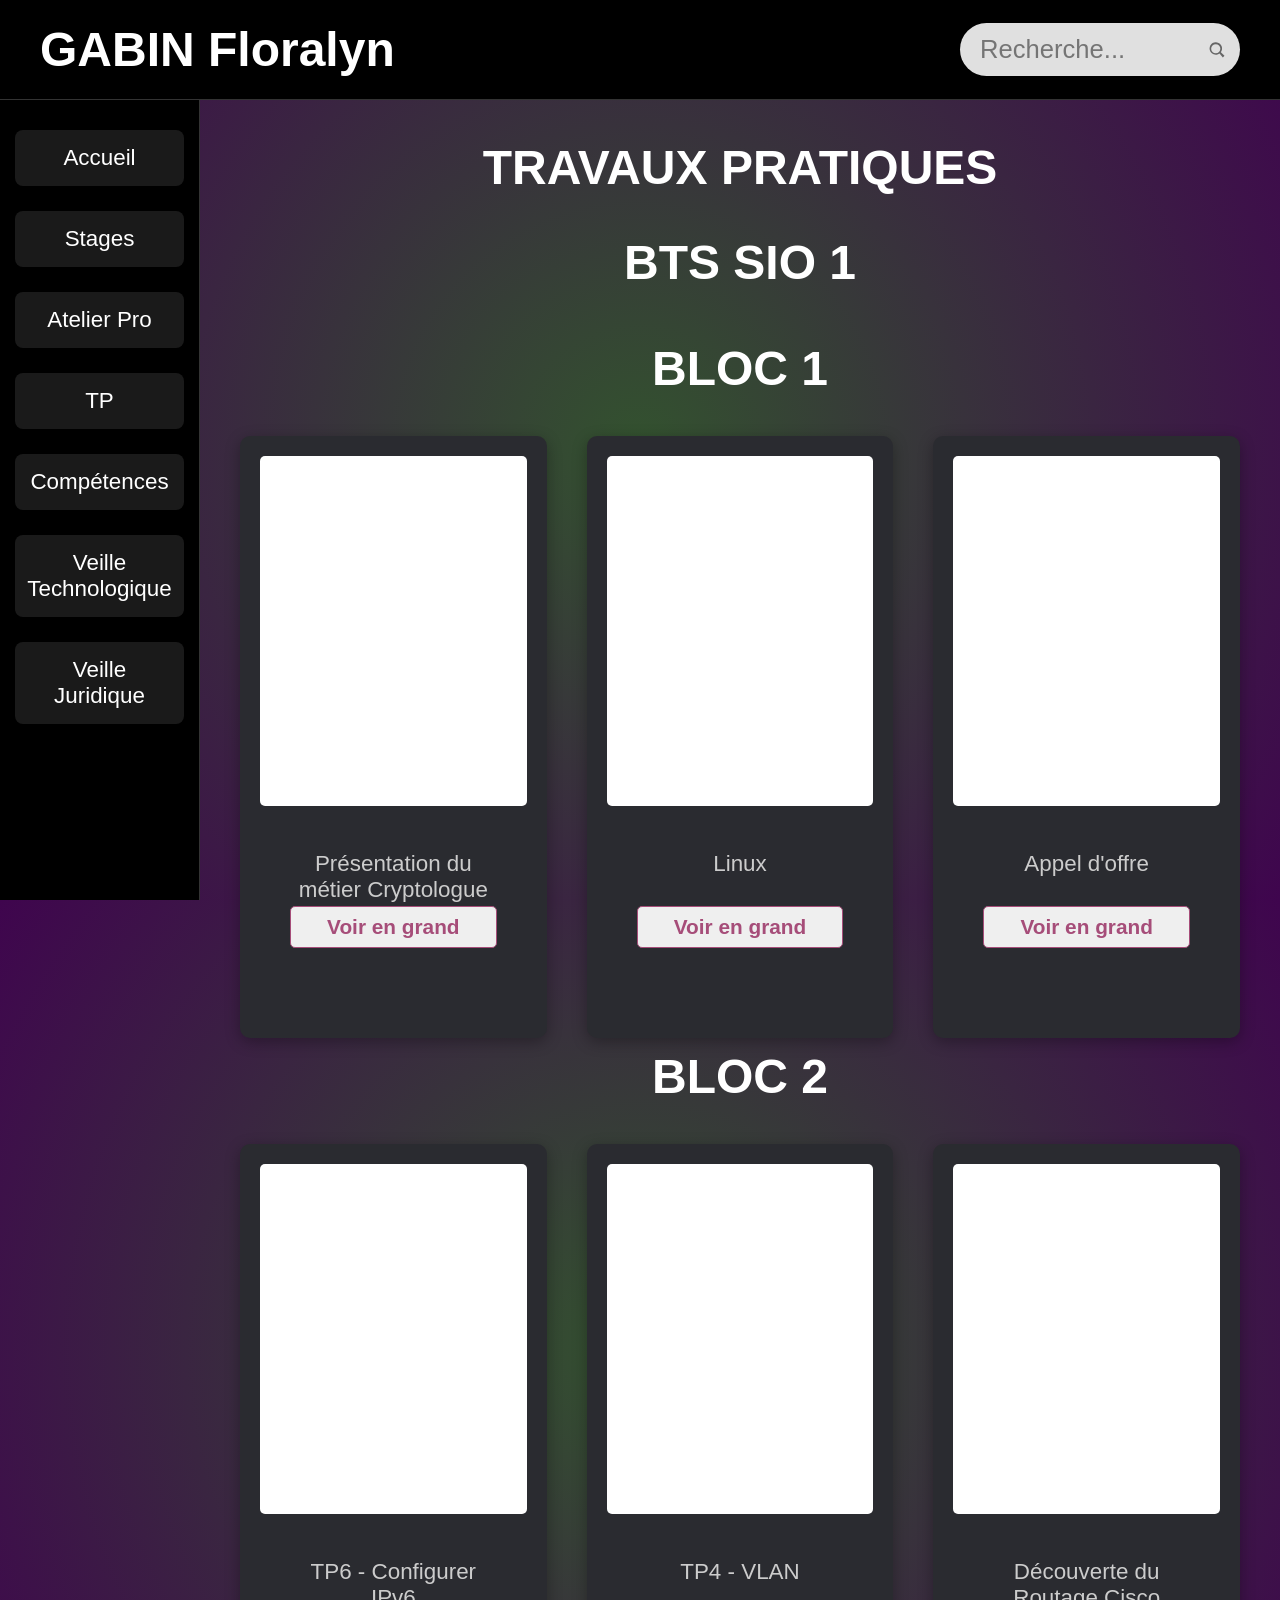
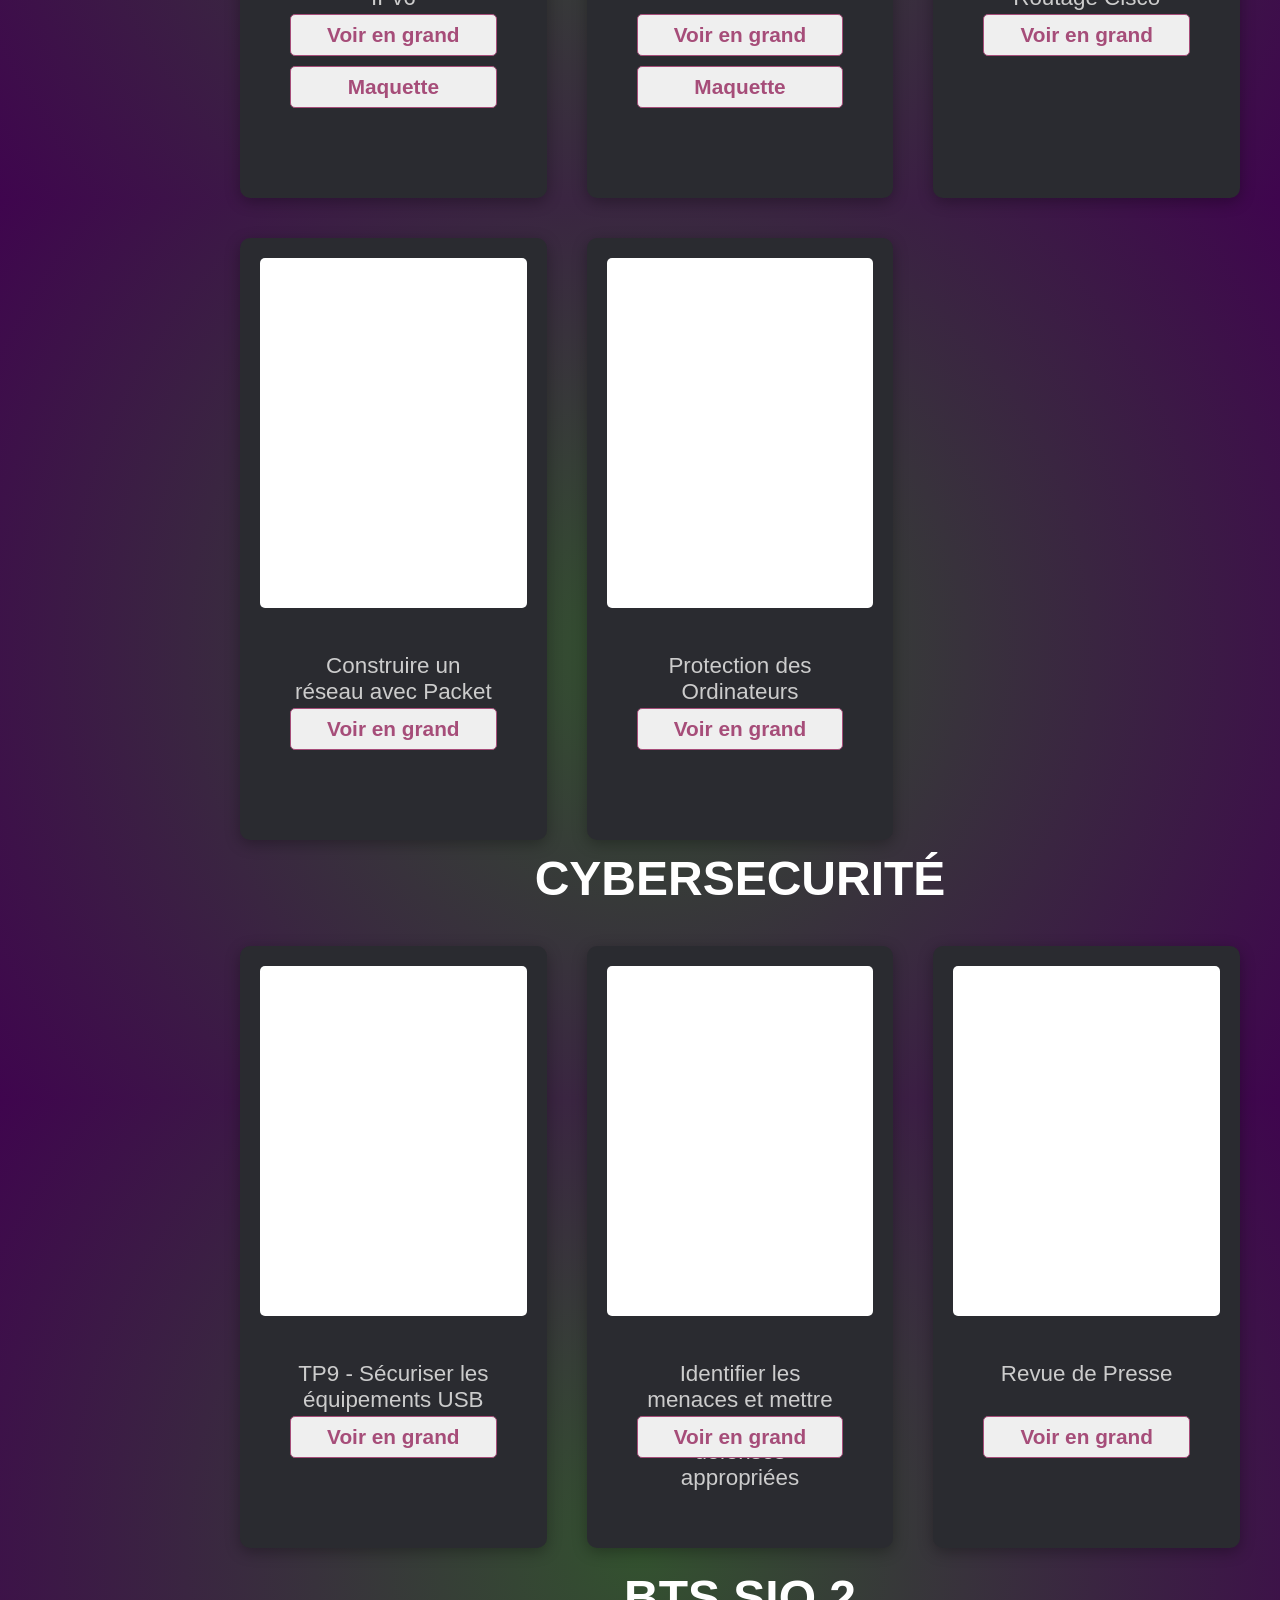
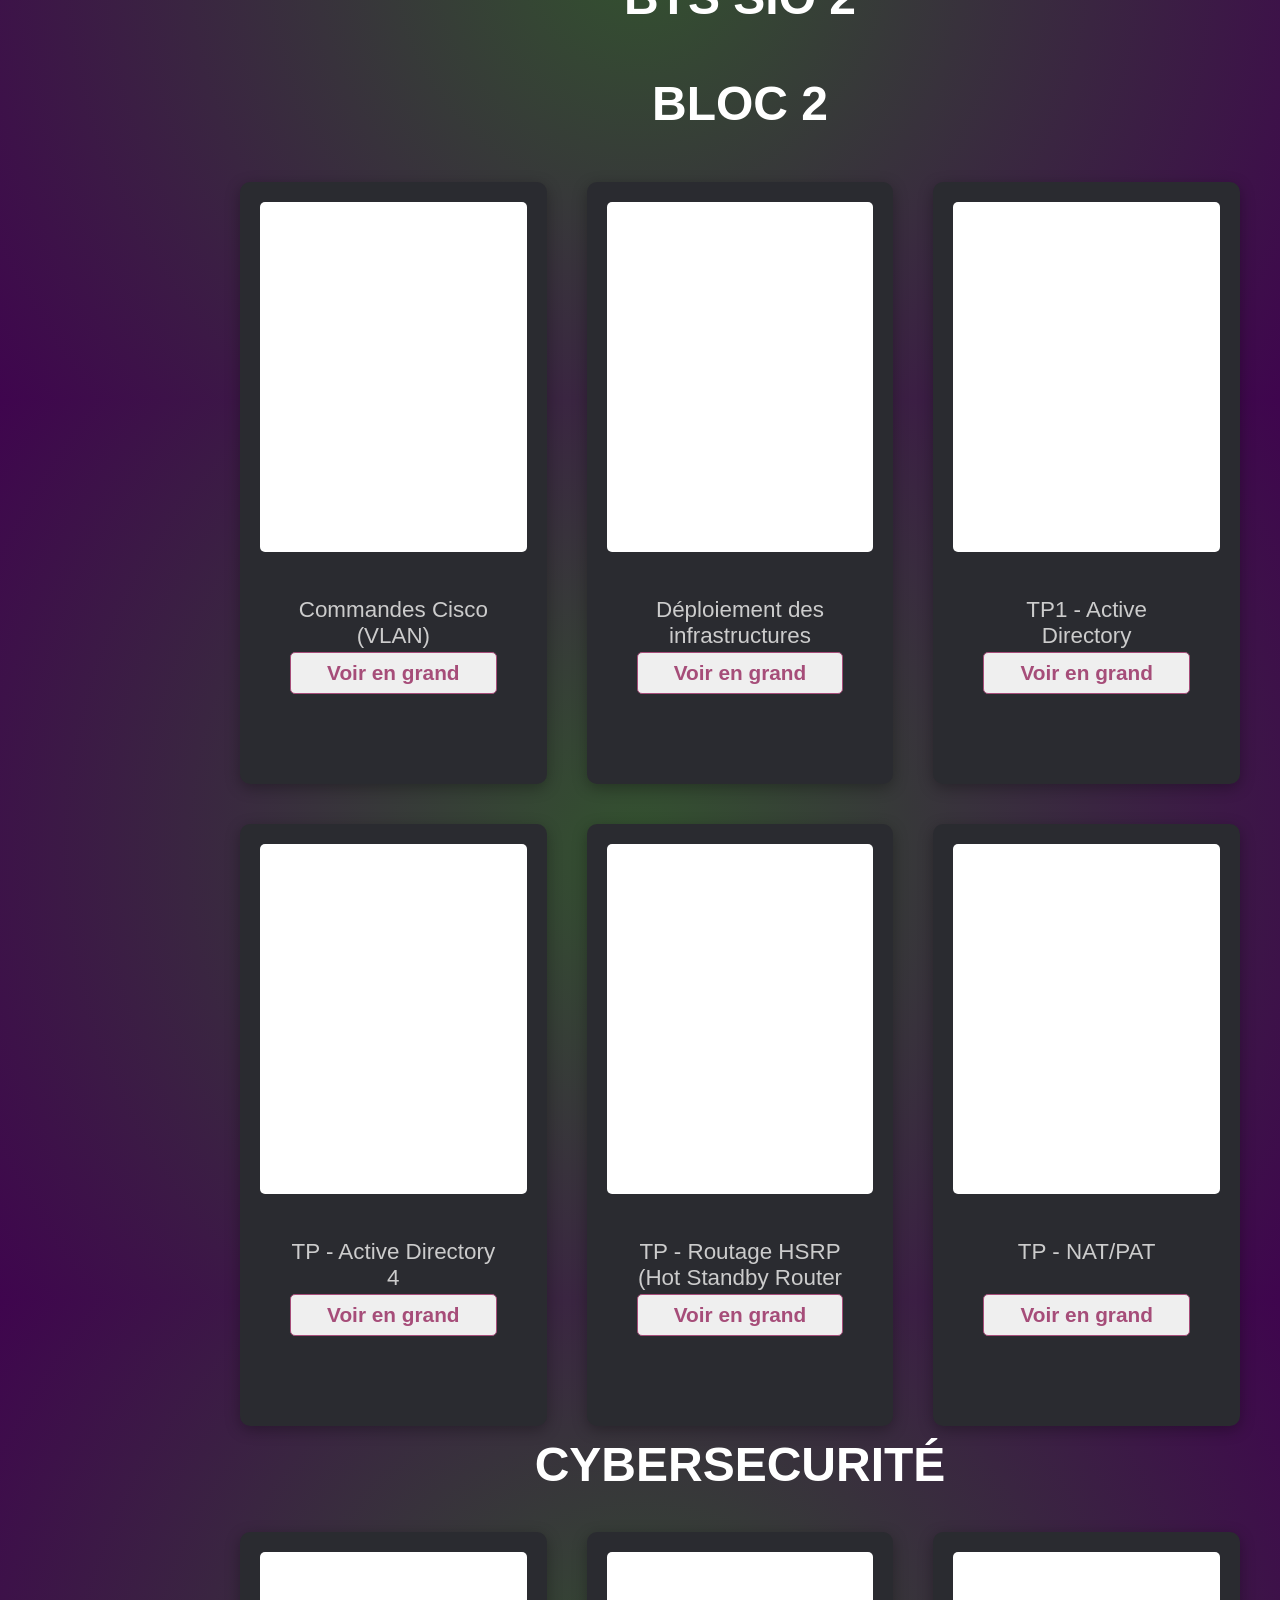
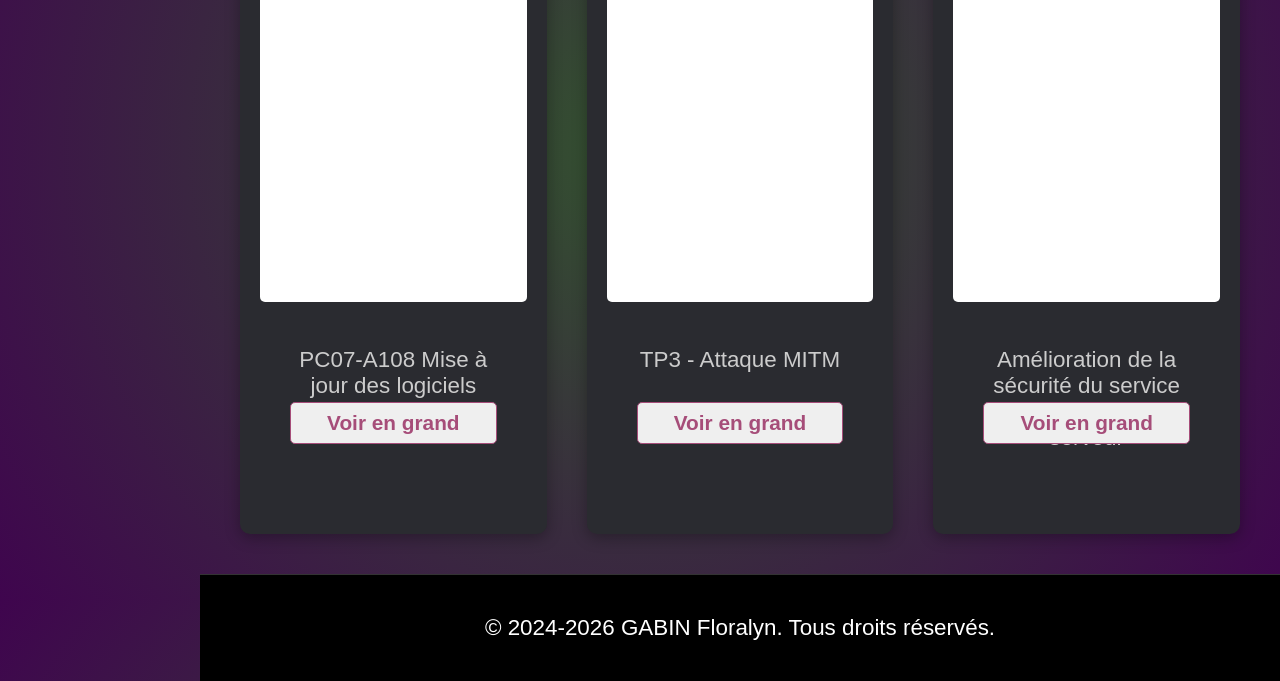
<file: tp.html>
<!DOCTYPE html>
<html lang="fr">
	<head>
		<title>TP - GABIN Floralyn</title>
		<meta charset="UTF-8">
			<link rel="stylesheet" href="style-commun.css">
				<link rel="stylesheet" href="tpcss.css">
</head>
	<body>

		<header>
        <div class="header-content">
            <h1><a class="aucun-style" href="index.html">GABIN Floralyn</a></h1>
            <form class="rechercheforme" id="searchForm">
                <input type="text" id="searchInput" placeholder="Recherche..." aria-label="Recherche">
                <button type="submit" class="btn-recherche">
                    <svg class="recherche-icone" viewBox="0 0 24 24">
                        <path d="M21 19l-4.35-4.35a7.5 7.5 0 1 0-1.65 1.65L19 21l2-2zM10.5 16a5.5 5.5 0 1 1 0-11 5.5 5.5 0 0 1 0 11z" />
                    </svg>
                </button>
            </form>
        </div>
    </header>

		<nav class="menu2">
			<ul>
				<li>
					<a href="index.html">Accueil</a>
				</li>

                <li>
                    <a href="stage.html">Stages</a>
                </li>
                <li>
                    <a href="atelier.html">Atelier Pro</a>
                </li>
                <li>
                    <a href="tp.html">TP</a>
                </li>
									
	            <li><a href="competences.html">Compétences</a></li>
				<li>
					<a href="technologique.html">Veille Technologique</a>
				</li>
				<li>
					<a href="juridique.html">Veille Juridique</a>
				</li>
			</ul>
		</nav>

		<main class="contenu-tp">
			<h2 class="titre-page">Travaux Pratiques</h2>
			<h3 class="titre-page">BTS SIO 1</h3>
				<br>
				<h4 class="titre-page">BLOC 1</h4>
			<div class="grille-tp">
				
				<div class="colonne-tp">
					<iframe class="pdf-frame" src="Présentation Cryptologue.pptx.pdf"></iframe>
					<div class="tp-info">
						<p>Présentation du métier Cryptologue en BLOC 1</p>
						<button class="btn-action" onclick="ouvrirModal('Présentation Cryptologue.pptx.pdf')">Voir en grand</button>
					</div>
				</div>

				<div class="colonne-tp">
					<iframe class="pdf-frame" src="(Aymen_Floralyn) TP1_ Linux, machines virtuelles.pdf"></iframe>
					<div class="tp-info">
						<p>Linux</p>
						<button class="btn-action" onclick="ouvrirModal('(Aymen_Floralyn) TP1_ Linux, machines virtuelles.pdf')">Voir en grand</button>
					</div>
				</div>

				<div class="colonne-tp">
					<iframe class="pdf-frame" src="Appel doffre - Feuille 1.pdf"></iframe>
					<div class="tp-info">
						<p>Appel d'offre</p>
						<button class="btn-action" onclick="ouvrirModal('Appel doffre - Feuille 1.pdf')">Voir en grand</button>
					</div>
				</div>
			</div>
			<br>
			<h4 class="titre-page">BLOC 2</h4>
			<div class="grille-tp">
				<div class="colonne-tp">
					<iframe class="pdf-frame" src="TP6 - Configurer IPv6 .pdf"></iframe>
					<div class="tp-info">
						<p>TP6 - Configurer IPv6</p>
						<button class="btn-action" onclick="ouvrirModal('TP6 - Configurer IPv6 .pdf')">Voir en grand</button>
						<button class="btn-action" onclick="ouvrirModal('IPV6.png')">Maquette</button>
				</div>
				</div>
				<div class="colonne-tp">
					<iframe class="pdf-frame" src="(GABIN Floralyn) TP 4 - VLAN .pdf"></iframe>
					<div class="tp-info">
						<p>TP4 - VLAN</p>
						<button class="btn-action" onclick="ouvrirModal('(GABIN Floralyn) TP 4 - VLAN .pdf')">Voir en grand</button>
				
						<button class="btn-action" onclick="ouvrirModal('TP4 VLAN.png')">Maquette</button>
					</div>
				</div>
				<div class="colonne-tp">
					<iframe class="pdf-frame" src="(GABIN Floralyn) TP 3 - Découverte Routage Cisco.pdf"></iframe>
					<div class="tp-info">
						<p>Découverte du Routage Cisco Packet Tracer</p>
						<button class="btn-action" onclick="ouvrirModal('(GABIN Floralyn) TP 3 - Découverte Routage Cisco.pdf')">Voir en grand</button>
					</div>
				</div>
				<div class="colonne-tp">
					<iframe class="pdf-frame" src="GABIN Floralyn - Construire un réseau avec Packet Tracer.pdf"></iframe>
					<div class="tp-info">
						<p>Construire un réseau avec Packet Tracer</p>
						<button class="btn-action" onclick="ouvrirModal('GABIN Floralyn - Construire un réseau avec Packet Tracer.pdf')">Voir en grand</button>
					</div>
				</div>
				<div class="colonne-tp">
					<iframe class="pdf-frame" src="Floralyn Protection des pc.pdf"></iframe>
					<div class="tp-info">
						<p>Protection des Ordinateurs</p>
						<button class="btn-action" onclick="ouvrirModal('Floralyn Protection des pc.pdf')">Voir en grand</button>
					</div>
				</div>
			</div>
<br>
			<h4 class="titre-page">CYBERSECURITÉ</h4>
			<div class="grille-tp">
				<div class="colonne-tp">
					<iframe class="pdf-frame" src="(Floralyn) TP9 - Sécuriser les équipements USB.pdf"></iframe>
					<div class="tp-info">
						<p>TP9 - Sécuriser les équipements USB</p>
						<button class="btn-action" onclick="ouvrirModal('(Floralyn) TP9 - Sécuriser les équipements USB.pdf')">Voir en grand</button>
					</div>
				</div>
				<div class="colonne-tp">
					<iframe class="pdf-frame" src="(GABIN Floralyn) TD 8 Identifier les Menaces et mettre en oeuvre les Défenses appropriées.pdf"></iframe>
					<div class="tp-info">
						<p>Identifier les menaces et mettre en oeuvre les défenses appropriées</p>
						<button class="btn-action" onclick="ouvrirModal('(GABIN Floralyn) TD 8 Identifier les Menaces et mettre en oeuvre les Défenses appropriées.pdf')">Voir en grand</button>
					</div>
				</div>
				<div class="colonne-tp">
					<iframe class="pdf-frame" src="Revue de Presse Cybersécurité _ 5 Articles.pdf"></iframe>
					<div class="tp-info">
						<p>Revue de Presse</p>
						<button class="btn-action" onclick="ouvrirModal('Revue de Presse Cybersécurité _ 5 Articles.pdf')">Voir en grand</button>
					</div>
				</div>
		
			</div>
			
			

			<br>
			<br>
           <h3 class="titre-page">BTS SIO 2</h3>
				<br>
				<h4 class="titre-page">BLOC 2</h4>
				<br>
			<div class="grille-tp">
				
				<div class="colonne-tp">
					<iframe class="pdf-frame" src="COMMANDE Cisco VLAN - configuration sur le terminal du switch.pdf"></iframe>
					<div class="tp-info">
						<p>Commandes Cisco (VLAN)</p>
						<button class="btn-action" onclick="ouvrirModal('COMMANDE Cisco VLAN - configuration sur le terminal du switch.pdf')">Voir en grand</button>
					</div>
				</div>
				<div class="colonne-tp">
					<iframe class="pdf-frame" src="_(GABIN & DJEFEL) Bloc 2 SISR - Déploiement des infrastructures réseaux.pdf"></iframe>
					<div class="tp-info">
						<p>Déploiement des infrastructures réseaux</p>
						<button class="btn-action" onclick="ouvrirModal('_(GABIN & DJEFEL) Bloc 2 SISR - Déploiement des infrastructures réseaux.pdf')">Voir en grand</button>
					</div>
				</div>
				<div class="colonne-tp">
					<iframe class="pdf-frame" src="TP1 - AD_Floralyn.pdf"></iframe>
					<div class="tp-info">
						<p>TP1 - Active Directory</p>
						<button class="btn-action" onclick="ouvrirModal('TP1 - AD_Floralyn.pdf')">Voir en grand</button>
					</div>
				</div>
				<div class="colonne-tp">
					<iframe class="pdf-frame" src="AD.4 GABIN.F.pdf"></iframe>
					<div class="tp-info">
						<p>TP - Active Directory 4</p>
						<button class="btn-action" onclick="ouvrirModal('AD.4 GABIN.F.pdf')">Voir en grand</button>
					</div>
				</div>
				<div class="colonne-tp">
					<iframe class="pdf-frame" src="TP - Routage HSRP_Floralyn.pdf"></iframe>
					<div class="tp-info">
						<p>TP - Routage HSRP (Hot Standby Router Protocol)</p>
						<button class="btn-action" onclick="ouvrirModal('TP - Routage HSRP_Floralyn.pdf')">Voir en grand</button>
					</div>
				</div>
				<div class="colonne-tp">
					<iframe class="pdf-frame" src="GABIN_Floralyn NAT_PAT.pdf"></iframe>
					<div class="tp-info">
						<p>TP - NAT/PAT</p>
						<button class="btn-action" onclick="ouvrirModal('GABIN_Floralyn NAT_PAT.pdf')">Voir en grand</button>
				</div>
				</div>
						
			</div>
			<br>
				<h4 class="titre-page">CYBERSECURITÉ</h4>
			<div class="grille-tp">
				<div class="colonne-tp">
					<iframe class="pdf-frame" src="GABIN Floralyn_PC07-A108 Mise à jour des logiciels.xlsx - Sheet1.pdf"></iframe>
					<div class="tp-info">
						<p>PC07-A108 Mise à jour des logiciels</p>
						<button class="btn-action" onclick="ouvrirModal('GABIN Floralyn_PC07-A108 Mise à jour des logiciels.xlsx - Sheet1.pdf')">Voir en grand</button>
				</div>
				</div>
				<div class="colonne-tp">
					<iframe class="pdf-frame" src="TP3 GABIN.F - Attaque MITM.pdf"></iframe>
					<div class="tp-info">
						<p>TP3 - Attaque MITM</p>
						<button class="btn-action" onclick="ouvrirModal('TP3 GABIN.F - Attaque MITM.pdf')">Voir en grand</button>
				</div>
				</div>
				<div class="colonne-tp">
					<iframe class="pdf-frame" src="GABIN Floralyn - Amélioration de la sécurité du service OpenSSH sur le serveur.pdf"></iframe>
					<div class="tp-info">
						<p>Amélioration de la sécurité du service OpenSSH sur le serveur</p>
						<button class="btn-action" onclick="ouvrirModal('GABIN Floralyn - Amélioration de la sécurité du service OpenSSH sur le serveur.pdf')">Voir en grand</button>
				</div>
				</div>
		</main>

		<dialog id="modal-lecteur">
			<button class="fermer-modal" onclick="fermerModal()">×</button>
			<iframe id="iframe-plein-ecran" src=""></iframe>
		</dialog>

		<footer class="footer-tp">
			<p>&copy; 2024-2026 GABIN Floralyn. Tous droits réservés.</p>
		</footer>


		<script>
			const modal = document.getElementById('modal-lecteur');
			const iframeGrand = document.getElementById('iframe-plein-ecran');

			function ouvrirModal(url) {
			iframeGrand.src = url;
			modal.showModal();
			}

			function fermerModal() {
			modal.close();
			iframeGrand.src = "";
			}
		</script>

<script src="recherche.js"></script>
	</body>
</html>
</file>
<file: index.css>
.smooth {
    margin-left: 200px;
    height: 100vh;
    overflow-y: auto;
    scroll-snap-type: y mandatory;
}

section {
    min-height: 100vh;
    display: flex;
    flex-direction: column;
    align-items: center;
    justify-content: center;
    scroll-snap-align: start;
    padding: 100px 60px;
}

/* --- NAVIGATION RACCOURCI --- */
.raccourci {
    position: fixed;
    top: 100px;
    width: calc(100% - 200px);
    
    z-index: 80;
    padding: 20px 0;
   
}

.raccourci ul { display: flex; justify-content: center; list-style: none; }
.raccourci a {
    color: white;
    text-decoration: none;
    font-size: 1.6rem; /* Plus grand */
    margin: 0 40px;
    font-weight: bold;
    text-transform: uppercase;
    position: relative;
}

.raccourci a::after {
    content: "";
    position: absolute;
    bottom: -5px;
    left: 0;
    width: 0;
    height: 2px;
    background-color: #a64d79;
    transition: 0.3s;
}
.raccourci a:hover::after { width: 100%; }

#accueil {
    display: flex;
    justify-content: center;
    align-items: center;
    min-height: 100vh;
    padding: 0 50px;
}

.accueil-container {
    display: flex;
    align-items: center;
    justify-content: space-between;
    max-width: 1100px;
    width: 100%;
    gap: 40px;
}

/* --- Partie Gauche --- */
.accueil-info {
    flex: 1;
    text-align: left;
}

.titre-lycee {
    font-size: 3rem;
    color: #fff;
    margin-bottom: 20px;
    text-shadow: 0 0 10px rgba(166, 77, 121, 0.5);
}

.accueil-info p {
    font-size: 1.2rem;
    color: #ccc;
    margin-bottom: 30px;
}

.btn-lycee {
    display: inline-block;
    padding: 12px 25px;
    border: 2px solid #a64d79;
    color: #fff;
    text-decoration: none;
    font-weight: bold;
    border-radius: 5px;
    transition: 0.3s;
}

.btn-lycee:hover {
    background: #a64d79;
    box-shadow: 0 0 15px rgba(166, 77, 121, 0.4);
}

/* --- Partie Droite --- */
.accueil-image {
    flex: 1;
    display: flex;
    justify-content: center;
}

.accueil-image img {
    width: 100%;
    max-width: 500px; /* Ajuste selon la qualité de ta photo */
    border-radius: 15px;
    box-shadow: 0 0 20px rgba(0, 0, 0, 0.5);
    border: 1px solid #333;
}


/* --- MAQUETTE BIOGRAPHIE (AJUSTÉE) --- */
.maquette-biographie {
    display: flex;
    width: 90%;
    max-width: 1200px;
    background-color: #1a1a1a;
    border: px solid #444;
    padding: 60px;
    gap: 60px;
    align-items: flex-start; /* Aligne le haut du texte et de la photo */
}

.bio-texte { flex: 2; }
.bio-texte h2 { font-size: 3.5rem; margin-bottom: 20px; }

.scroll-interne-bio {
    font-size: 2rem; /* Lecture confortable */
    line-height: 1.8;
    max-height: 400px;
    overflow-y: auto;
}

.bio-photo { 
    flex: 1; 
    display: flex; 
    justify-content: center;
    padding-top: 20px; /* Ajustement précis pour être à hauteur du texte */
    
}

.cadre-photo-bio {
    width: 200px; /* Taille standard photo */
    height: 260px;
   
    display: flex;
    align-items: center;
    justify-content: center;
    font-size: 1.8rem;
}



/* --- SECTION BTS SIO OPTIONS --- */

#btssio {
    justify-content: flex-start; /* Aligne le contenu vers le haut pour laisser de la place */
    padding-top: 150px;
}

.box-presentation {
    text-align: center;
    margin-bottom: 50px;
}

.grille-options {
    display: flex;
    gap: 40px;
    width: 90%;
    max-width: 1200px;
    justify-content: center;
}

.card-option {
    background-color: #1a1a1a;
    border: 1px solid #333;
    padding: 40px;
    border-radius: 15px;
    flex: 1;
    transition: 0.3s;
    position: relative;
}


/* --- Style du titre principal BTS SIO --- */
.titre-bts {
    font-size: 5rem;
    font-weight: 900;
    text-transform: uppercase;
    color: #fff;
    margin: 0;
    letter-spacing: 5px;
    /* Effet d'ombre portée pour créer la lueur rose */
    text-shadow: 
        0 0 10px rgba(166, 77, 121, 0.8),
        0 0 20px rgba(166, 77, 121, 0.5),
        0 0 40px rgba(166, 77, 121, 0.3);
}

.sous-titre-bts {
    font-size: 1.5rem;
    color: #a64d79; /* Rose assorti */
    text-transform: uppercase;
    letter-spacing: 3px;
    margin-top: 5px;
    font-weight: 300;
}

/* --- Grille et Cartes --- */
.grille-options {
    display: flex;
    gap: 30px;
    margin-top: 50px;
    width: 90%;
    max-width: 1100px;
}

.card-option {
    background: #111;
    border: 1px solid #333;
    padding: 30px;
    border-radius: 15px;
    flex: 1;
    transition: 0.3s;
}

.card-option ul {
    list-style: none;
    padding: 0;
    margin-top: 20px;
}

.card-option li {
    margin-bottom: 12px;
    font-size: 1.1rem;
    color: #ccc;
    display: flex;
    align-items: center;
    gap: 10px;
}

.card-option i {
    color: #a64d79;
    width: 20px;
}

/* SISR en avant */
.sisr-highlight {
    border: 2px solid #a64d79;
    box-shadow: 0 0 15px rgba(166, 77, 121, 0.2);
    transform: scale(1.02); /* Légèrement plus grande */
}

.badge-selection {
    background: #a64d79;
    padding: 5px 12px;
    border-radius: 20px;
    font-size: 0.8rem;
    font-weight: bold;
}


/* MISE EN AVANT SISR (Cadre Rose) */
.sisr-highlight {
    border: 2px solid #a64d79;
    box-shadow: 0 0 20px rgba(166, 77, 121, 0.3);
}

.sisr-highlight h3 {
    color: #fff;
    font-size: 3rem;
    text-shadow: 0 0 10px #a64d79;
    margin: 0;
}

/* BADGE "MON CHOIX" */
.option-header {
    display: flex;
    justify-content: space-between;
    align-items: center;
    margin-bottom: 20px;
}

.badge-selection {
    background-color: #a64d79;
    color: white;
    padding: 5px 12px;
    border-radius: 20px;
    font-size: 1rem;
    font-weight: bold;
    text-transform: uppercase;
}

/* STYLE SLAM (Gris) */
.slam-standard {
    border: 1px solid #444;
    opacity: 0.8;
}

.slam-standard h3 {
    color: #888;
    font-size: 3rem;
    margin-bottom: 20px;
}

/* TEXTES INTERNES */
.option-full-name {
    color: #a64d79;
    font-size: 1.4rem;
    font-weight: bold;
    margin-bottom: 15px;
}

.option-desc {
    color: #ccc;
    font-size: 1.3rem;
    line-height: 1.6;
}

/* Responsive : Empiler les cartes sur petit écran */
@media (max-width: 900px) {
    .grille-options {
        flex-direction: column;
    }
}

/* --- CONTACT --- */
.bulle-contact {
    background: #111;
    border: 1px solid #333;
    padding: 25px 40px;
    margin-bottom: 20px;
    border-radius: 15px;
    display: flex;
    align-items: center;
    width: 450px;
}
.bulle-contact p { font-size: 1.8rem; }
.icone-contact { color: #a64d79; font-size: 2.5rem; margin-right: 30px; }
</file>
<file: style-commun.css>
/* --- 1. BASES --- */
* { margin: 0; padding: 0; box-sizing: border-box; }
html, body {
    height: 100%; /* Indispensable pour que le calcul fonctionne */
    margin: 0;
}

body { 
    background: radial-gradient(circle, #33522f 0%, #3f054e 100%);
    color: white; 
    font-family: "Montserrat", sans-serif; 
    font-size: 62.5%; 
    display: flex;
    flex-direction: column; /* Organise le contenu verticalement */
}

/* --- LE MAIN (CONTENU PRINCIPAL) --- */
/* On lui dit de prendre tout l'espace disponible, poussant le footer en bas */
main, .smooth, .contenu-page {
    flex: 1 0 auto; 
}

/* --- 2. HEADER --- */
header {
    background-color: #000;
    height: 100px;
    width: 100%;
    position: fixed;
    top: 0;
    left: 0;
    display: flex;
    align-items: center;
    padding: 0 40px;
    border-bottom: 1px solid #333;
    z-index: 2000;
}

.header-content {
    display: flex;
    justify-content: space-between;
    align-items: center;
    width: 100%;
}

/* Nom en haut à gauche sans style de lien bleu */
.aucun-style {
    color: white !important;
    text-decoration: none !important;
    font-size: 3rem;
    font-weight: bold;
}

/* --- 3. BARRE DE RECHERCHE (LOUPE ENFIN FIXÉE) --- */
.rechercheforme {
    position: relative; /* Indispensable pour l'aimantage de la loupe */
    width: 280px;
    display: flex;
}

.rechercheforme input {
    width: 100%;
    padding: 12px 45px 12px 20px;
    border-radius: 30px;
    border: none;
    background-color: #e0e0e0;
    font-size: 1.6rem;
    outline: none;
    color: #333;
}

/* Suppression totale du cadre du bouton (image_d41c77.png) */
.btn-recherche {
    position: absolute;
    right: 8px; /* Calé à droite de la barre grise */
    top: 50%;
    transform: translateY(-50%);
    background: transparent !important; /* Enlève le carré blanc */
    border: none !important; /* Enlève la bordure */
    box-shadow: none !important;
    cursor: pointer;
    display: flex;
    align-items: center;
    justify-content: center;
    padding: 5px;
}

.recherche-icone {
    width: 20px;
    height: 20px;
    fill: #666; /* Couleur grise à l'intérieur de l'input */
    pointer-events: none; /* Laisse le clic passer au bouton */
}

/* --- 4. NAVIGATION LATÉRALE --- */
.menu2 {
    width: 200px;
    height: calc(100vh - 100px);
    position: fixed;
    left: 0;
    top: 100px;
    background-color: #000;
    border-right: 1px solid #333;
    padding-top: 30px;
    z-index: 1000;
}

.menu2 li { margin-bottom: 25px; list-style: none; padding: 0 15px; position: relative; }

.menu2 li a {
    display: block;
    background-color: #1a1a1a;
    color: white;
    text-align: center;
    padding: 15px 10px;
    font-size: 1.4rem;
    border-radius: 8px;
    text-decoration: none;
    transition: 0.3s;
}

.menu2 li a:hover { background-color: #a64d79; }

/* --- 5. SOUS-MENUS --- */
.sous-menu {
    display: none;
    position: absolute;
    left: 180px;
    top: 0;
    padding-left: 15px;
    min-width: 180px;
}

.deroulant:hover .sous-menu { display: block; }

.sous-lien {
    background-color: #1a1a1a !important;
    border: 1px solid #fff !important;
    border-radius: 30px !important;
    padding: 10px 20px !important;
    color: white !important;
    display: block;
    margin-bottom: 10px;
    font-size: 1.3rem;
    text-decoration: none;
    text-align: center;
}

/* --- 6. FOOTER --- */
footer {
    background-color: #000;
    padding: 40px;
    text-align: center;
    border-top: 1px solid #333;
    font-size: 1.4rem;
    margin-left: 200px;
    scroll-snap-align: end;
}
</file>
<file: ambitionscss.css>
/* --- BASE --- */
body {
    background-color: #000;
    margin: 0;
    display: flex;
    flex-direction: column;
    min-height: 100vh;
    color: white;
}

/* --- MISE EN PAGE --- */
.zone-ambitions {
    margin-left: 200px;
    margin-top: 100px;
    padding: 50px;
    flex: 1;
}

.titre-page {
    color: #a64d79;
    font-size: 3rem;
    margin-bottom: 40px;
    text-transform: uppercase;
    text-align: center;
}

/* --- BLOC ACCROCHE --- */
.bloc-citation {
    background-color: #1a1a1a;
    border-left: 5px solid #a64d79;
    padding: 30px;
    margin-bottom: 50px;
    max-width: 900px;
    font-style: italic;
    font-size: 1.4rem;
    line-height: 1.6;
    margin-left: auto;
    margin-right: auto;
}

/* --- GRILLE CARTES --- */
.grille-ambitions {
    display: flex;
    flex-wrap: wrap;
    justify-content: center;
    gap: 30px;
    margin-bottom: 60px;
    max-width: 900px;
    margin-left: auto;
    margin-right: auto;
}

.carte-ambition {
    background-color: #1a1a1a;
    border: 1px solid #333;
    padding: 25px;
    border-radius: 12px;
    width: 280px;
    transition: transform 0.3s ease;
}

.carte-ambition:hover {
    transform: scale(1.05);
    border-color: #a64d79;
}

.carte-ambition h3 {
    color: #a64d79;
    margin-top: 0;
    font-size: 1.8rem;
    border-bottom: 1px solid #333;
    padding-bottom: 10px;
}

.carte-ambition p {
    font-size: 1.2rem;
    color: #ccc;
    line-height: 1.4;
}

/* --- TITRES DE SECTION --- */
.titre-section {
    color: #a64d79;
    font-size: 2rem;
    text-transform: uppercase;
    margin-bottom: 8px;
    margin-top: 0;
}

.sous-titre-section {
    color: #888;
    font-size: 0.95rem;
    margin-bottom: 30px;
    letter-spacing: 0.04em;
}

/* --- PARCOURS VISÉ --- */
.bloc-parcours {
    margin-bottom: 60px;
    max-width: 750px;
    margin-left: auto;
    margin-right: auto;
}

.parcours-etapes {
    display: flex;
    flex-direction: column;
    gap: 0;
}

.etape {
    display: flex;
    align-items: flex-start;
    gap: 20px;
    background-color: #1a1a1a;
    border: 1px solid #2a2a2a;
    border-left: 3px solid #333;
    border-radius: 12px;
    padding: 20px 24px;
    transition: border-color 0.2s ease;
    position: relative;
    z-index: 1;
}

.etape-actuelle {
    border-left: 3px solid #a64d79;
}

.etape:hover {
    border-left-color: #a64d79;
}

.etape-icone {
    font-size: 2rem;
    flex-shrink: 0;
    margin-top: 2px;
}

.etape-contenu h4 {
    color: #fff;
    font-size: 1.1rem;
    margin: 6px 0 8px 0;
}

.etape-contenu p {
    color: #ccc;
    font-size: 0.95rem;
    line-height: 1.6;
    margin: 0;
}

.etape-badge {
    display: inline-block;
    font-size: 0.75rem;
    font-weight: 700;
    letter-spacing: 0.06em;
    text-transform: uppercase;
    padding: 3px 10px;
    border-radius: 20px;
}

.etape-badge.actuel {
    background-color: #2a0e1e;
    color: #a64d79;
    border: 1px solid #a64d79;
}

.etape-badge.prochain {
    background-color: #1a1a2e;
    color: #6699cc;
    border: 1px solid #6699cc;
}

.etape-badge.futur {
    background-color: #0e1a12;
    color: #4caf78;
    border: 1px solid #4caf78;
}

.etape-fleche {
    display: flex;
    justify-content: center;
    margin: -18px auto;
    width: 50px;
    position: relative;
    z-index: 2;
}

.etape-fleche svg {
    width: 50px;
    height: 50px;
    filter: drop-shadow(0 0 6px #a64d79);
}

/* --- CANDIDATURES --- */
.bloc-candidatures {
    margin-bottom: 60px;
    max-width: 900px;
    margin-left: auto;
    margin-right: auto;
}

.grille-candidatures {
    display: flex;
    flex-wrap: wrap;
    gap: 16px;
}

.carte-candidature {
    background-color: #1a1a1a;
    border: 1px solid #2a2a2a;
    border-radius: 10px;
    padding: 16px 20px;
    width: 200px;
    text-decoration: none;
    color: white;
    transition: transform 0.2s ease, border-color 0.2s ease, box-shadow 0.2s ease;
    display: flex;
    flex-direction: column;
    gap: 6px;
}

.carte-candidature:hover {
    transform: translateY(-4px);
    border-color: #a64d79;
    box-shadow: 0 6px 20px rgba(166, 77, 121, 0.2);
}

.carte-candidature.prioritaire {
    border-left: 3px solid #a64d79;
}

.candidature-statut {
    font-size: 0.75rem;
    font-weight: 700;
    letter-spacing: 0.06em;
    text-transform: uppercase;
}

.candidature-statut.en-cours {
    color: #a64d79;
}

.candidature-statut.attente {
    color: #888;
}

.candidature-nom {
    font-size: 1rem;
    font-weight: 700;
    color: #fff;
}

.candidature-detail {
    font-size: 0.8rem;
    color: #666;
}
</file>
<file: styleamdryzen.css>
/* --- FOND ANIMÉ --- */
body {
    background: url('backgroundimage.jpeg') repeat;
    background-size: cover;
    animation: move-background 30s linear infinite;
}

@keyframes move-background {
    from { background-position: 0 0; }
    to   { background-position: 100% 0; }
}

/* --- ZONE PRINCIPALE --- */
.contenu-amd {
    margin-left: 200px;
    margin-top: 100px;
    padding: 40px;
    flex: 1;
}

/* --- TITRES --- */
.titre-amd {
    font-size: 3rem;
    color: white;
    text-transform: uppercase;
    text-align: center;
    margin-bottom: 10px;
}

.nom {
    color: #a64d79;
    text-transform: uppercase;
}

.sous-titre-amd {
    color: #ccc;
    font-size: 1.6rem;
    text-align: center;
    margin-bottom: 40px;
    margin-left: 0;
}

/* --- GRILLE 3 COLONNES --- */
.image-colonnes {
    display: grid;
    grid-template-columns: repeat(3, 1fr);
    gap: 40px 30px;
    max-width: 1100px;
    margin: 0 auto;
    align-items: stretch;
}

/* --- CARTE IMAGE --- */
.ligneimg {
    text-align: center;
    padding: 16px;
    display: flex;
    flex-direction: column;
    align-items: center;
    gap: 16px;
    background-color: rgba(0, 0, 0, 0.35);
    border-radius: 16px;
    border: 1px solid rgba(166, 77, 121, 0.3);
    transition: border-color 0.3s ease, transform 0.3s ease;
    height: 100%;
}

.ligneimg:hover {
    border-color: #a64d79;
    transform: translateY(-4px);
}

/* --- IMAGE --- */
.rotation {
    width: 150px;
    height: 150px;
    object-fit: cover;
    border-radius: 10px;
    background-color: black;
    box-shadow: 0 4px 16px rgba(166, 77, 121, 0.3);
    display: block;
    margin: 0 auto;
}

.petite-image {
    max-width: 350px;
    height: auto;
    object-fit: cover;
}

/* --- ANIMATION ROTATION AU SURVOL --- */
.image-rotation:hover .rotation {
    animation: rotation 2s forwards;
}

@keyframes rotation {
    0%   { transform: rotateY(0deg); }
    50%  { transform: rotateY(360deg); }
    100% { transform: rotateY(0deg); }
}

/* --- PARAGRAPHE SOUS IMAGE --- */
.paragraphe {
    background-color: transparent;
    padding: 12px 16px;
    border-radius: 10px;
    border-left: 3px solid #a64d79;
    width: 100%;
    max-width: 320px;
    text-align: left;
    font-size: 1.3rem;
    color: #e0e0e0;
    line-height: 1.6;
    flex: 1;
}

/* --- LIEN AMD --- */
.box1 {
    display: inline-block;
    padding: 12px 28px;
    border: 2px solid #a64d79;
    border-radius: 30px;
    text-align: center;
    color: white;
    text-decoration: none;
    font-size: 1.4rem;
    transition: 0.3s ease;
    background-color: transparent;
    letter-spacing: 0.05em;
}

.box1:hover {
    background-color: #a64d79;
    color: white;
    box-shadow: 0 0 16px rgba(166, 77, 121, 0.5);
}
</file>
<file: competences.css>
/* --- CONFIGURATION SCROLL SNAP --- */
html {
    scroll-behavior: smooth;
}

body {
    background-color: #000;
    margin: 0;
    overflow-x: hidden;
}

.snap-container {
    height: 100vh;
    overflow-y: scroll;
    scroll-snap-type: y mandatory;
    margin-left: 200px;
}

.snap-section {
    height: 100vh;
    scroll-snap-align: start;
    display: flex;
    flex-direction: column;
    justify-content: center;
    padding: 40px;
    box-sizing: border-box;
}

/* --- SECTION 1 : GRILLE --- */
.grille-competences {
    display: grid;
    grid-template-columns: repeat(auto-fit, minmax(280px, 1fr));
    gap: 25px;
    max-width: 1000px;
    margin: 0 auto;
}

.titre-page {
    font-weight: bold;
    text-transform: uppercase;
    font-size: 2.5rem;
    background-image: linear-gradient(90deg, #d23ea3 0%, #b843d1 50%, #ccd1cd 100%);
    -webkit-background-clip: text;
    background-clip: text;
    color: transparent;
    text-shadow:
        0px 0px 10px rgba(210, 62, 163, 0.8),
        0px 0px 20px rgba(184, 67, 209, 0.6),
        0px 0px 30px rgba(255, 255, 255, 0.4);
    -webkit-text-stroke: 1px rgba(255, 255, 255, 0.2);
    margin-top: 40px;
    margin-bottom: 50px;
    text-align: left;
}

.card-competence {
    background-color: #1a1a1a;
    border: 1px solid #333;
    padding: 25px;
    border-radius: 12px;
    transition: 0.3s;
}

.card-competence:hover { border-color: #a64d79; transform: translateY(-5px); }
.card-competence h3 { border-left: 4px solid #a64d79; padding-left: 10px; color: #fff; font-size: 1.8rem; }
.card-competence ul { list-style: none; padding: 0; color: #ccc; font-size: 1.1rem; }

/* --- SECTION 2 : TABLEAU --- */
.conteneur-tableau {
    max-width: 1000px;
    margin: 0 auto;
    background-color: #1a1a1a;
    border-radius: 10px;
    border: 1px solid #333;
    overflow-y: auto;
    max-height: 55vh;
}

.tableau-missions { width: 100%; border-collapse: collapse; color: white; }
.tableau-missions th { background-color: #a64d79; padding: 15px; text-align: left; font-size: 1.5rem; }
.tableau-missions td { padding: 15px; border-bottom: 1px solid #333; font-size: 1.5rem; vertical-align: top; }

/* --- BOUTONS LIENS TABLEAU --- */
.btn-table {
    display: inline-block;
    padding: 8px 12px;
    border: 1px solid #a64d79;
    color: #a64d79;
    text-decoration: none;
    border-radius: 5px;
    font-size: 1.2rem;
    white-space: normal;
    word-break: break-word;
    line-height: 1.5;
}

.btn-table:hover { background: #a64d79; color: white; }

/* --- INDICATEUR SCROLL --- */
.indic-scroll {
    text-align: center;
    margin-top: 40px;
    color: #a64d79;
    animation: bounce 2s infinite;
    font-size: 1rem;
}

@keyframes bounce {
    0%, 20%, 50%, 80%, 100% {transform: translateY(0);}
    40% {transform: translateY(-10px);}
}

/* --- SECTION 3 : CERTIFICATS & MODAL --- */
.aligne { display: flex; justify-content: center; gap: 40px; flex-wrap: wrap; }
.colonne { text-align: center; width: 350px; }
.pdf { width: 100%; height: 300px; border: 1px solid #333; margin-bottom: 15px; border-radius: 8px; }

.btn-action {
    background-color: transparent;
    color: #a64d79;
    border: 2px solid #a64d79;
    padding: 10px 20px;
    border-radius: 5px;
    cursor: pointer;
    font-weight: bold;
    transition: 0.3s;
}

.btn-action:hover { background-color: #a64d79; color: white; }

/* FENÊTRE PLEIN ÉCRAN */
dialog {
    width: 85vw; height: 90vh; margin: auto;
    border: none; border-radius: 10px; background-color: #222;
    padding: 0; overflow: hidden;
}

dialog::backdrop { background-color: rgba(0, 0, 0, 0.9); }
#iframe-plein-ecran { width: 100%; height: 100%; border: none; }

.fermer-modal {
    position: absolute; top: 10px; right: 20px;
    font-size: 3rem; color: white; background: none; border: none; cursor: pointer;
    z-index: 100;
}

.footer-competences {
    width: calc(100% - 200px);
    margin-left: 200px;
    background-color: #0c1616;
    text-align: center;
    padding: 20px 0;
    color: white;
}
</file>
<file: contactcss.css>
/* --- BASE --- */
body {
    background-color: #1d1e22;
    margin: 0;
    display: flex;
    flex-direction: column;
    min-height: 100vh;
    color: white;
    font-family: Arial, sans-serif;
}

/* --- MISE EN PAGE --- */
.contenu-contact {
    margin-left: 200px; /* Espace pour le menu latéral */
    margin-top: 100px;
    padding: 40px;
    flex: 1;
    display: flex;
    flex-direction: column;
    align-items: center;
}

.entete-contact {
    text-align: center;
    margin-bottom: 40px;
}

.entete-contact h1 {
    font-size: 3rem;
    color: #a64d79;
    text-transform: uppercase;
}

.entete-contact p {
    font-size: 15px;
}

/* --- CARTE D'INFO --- */
.info-card {
    background-color: #1a1a1a;
    padding: 40px;
    border-radius: 15px;
    border: 1px solid #333;
    width: 100%;
    max-width: 500px;
    box-shadow: 0 10px 30px rgba(0,0,0,0.5);
}

.item {
    display: flex;
    align-items: center;
    margin-bottom: 30px;
}

.item:last-child {
    margin-bottom: 0;
}

.icone {
    font-size: 24px;
    color: #a64d79; /* Retour à ta couleur principale */
    margin-right: 20px;
    width: 30px;
    text-align: center;
}

.item h4 {
    margin: 0;
    font-size: 1.2rem;
    color: #a64d79;
}

.item p, .item a {
    margin: 0;
    font-size: 1.1rem;
    color: white;
    text-decoration: none;
    transition: 0.3s;
}

.item a:hover {
    color: #a64d79;
    text-decoration: underline;
}

/* --- FOOTER --- */
.footer-contact {
    width: calc(100% - 200px);
    margin-left: 200px;
    background-color: rgb(12, 22, 22);
    color: white;
    text-align: center;
    padding: 20px 0;
    border-top: 1px solid #333;
}
</file>
<file: cvcss.css>
/* --- MISE EN PAGE DES CV --- */
main {
    margin-left: 200px; margin-top: 100px;
    padding: 40px; 
    min-height: calc(100vh - 180px);
}
.aligne { display: flex; justify-content: space-around; gap: 20px; flex-wrap: wrap; }
.colonne { text-align: center; width: 300px; }
.pdf { width: 100%; height: 350px; border: 1px solid #333; margin-bottom: 15px; }

.btn-action {
    background-color: transparent; color: #a64d79;
    border: 2px solid #44053a; padding: 8px 15px;
    border-radius: 5px; cursor: pointer; font-weight: bold;
}

/* --- FENÊTRE PLEIN ÉCRAN --- */
dialog {
    width: 85vw; height: 90vh; margin: auto;
    border: none; border-radius: 10px; background-color: #222;
}
dialog::backdrop { background-color: rgba(0, 0, 0, 0.85); }
#iframe-plein-ecran { width: 100%; height: 100%; border: none; }
.fermer-modal {
    position: absolute; top: 10px; right: 20px;
    font-size: 4rem; color: white; background: none; border: none; cursor: pointer;
}
</file>
<file: juridiquecss.css>
/* --- CONFIGURATION GÉNÉRALE --- */
body {
    background-color: #000;
    margin: 0;
    display: flex;
    flex-direction: column;
    min-height: 100vh;
    color: white;
    font-family: sans-serif;
}

/* --- ZONE PRINCIPALE (DÉCALÉE DU MENU) --- */
.contenu-veille {
    margin-left: 200px; 
    margin-top: 80px;   
    padding: 40px;
    flex: 1; 
}

h1 {
    font-size: 3rem;
    color: #a64d79;
    margin-bottom: 30px;
    text-transform: uppercase;
    text-align: center;
}

/* --- STYLE DU BLOC DE TEXTE (IDENTIQUE À TECHNOLOGIE) --- */
.carte-info {
    background-color: #1a1a1a;
    border-radius: 15px;
    padding: 30px;
    border: 1px solid #333;
    max-width: 900px;
    line-height: 1.6;
    margin: 0 auto;
}

.carte-info h2 {
    color: white;
    font-size: 2rem;
    margin-bottom: 20px;
    border-bottom: 2px solid #a64d79;
    display: inline-block;
}

.carte-info p {
    font-size: 1.4rem;
    margin-bottom: 20px;
}

.points-cles h3 {
    color: #a64d79;
    font-size: 1.6rem;
    margin-bottom: 10px;
}

.points-cles ul {
    list-style-type: square;
    padding-left: 20px;
}

.points-cles li {
    font-size: 1.3rem;
    margin-bottom: 10px;
}

/* --- FOOTER CARRÉ --- */
.footer-veille {
    width: calc(100% - 200px);
    margin-left: 200px;
    background-color: #0c1616;
    color: white;
    text-align: center;
    padding: 20px 0;
    border-top: 1px solid #333;
}

/* --- MISE EN PAGE --- */
.contenu-juridique {
    margin-left: 200px;
    margin-top: 100px;
    padding: 40px;
    flex: 1;
}

.titre-juridique {
    font-size: 3rem;
    color: #a64d79;
    margin-bottom: 30px;
    text-transform: uppercase;
    text-align: center;
}

/* --- BLOC DE TEXTE (Style "Attribué") --- */
.bloc-texte-juridique {
    background-color: #1a1a1a;
    border-radius: 15px;
    padding: 30px;
    border: 1px solid #333;
    max-width: 900px;
    line-height: 1.7;
    margin: 0 auto;
}

.bloc-texte-juridique h2 {
    border-left: 4px solid #a64d79;
    padding-left: 15px;
    margin-bottom: 20px;
}

.bloc-texte-juridique p {
    font-size: 1.4rem;
    margin-bottom: 15px;
}

.focus-juridique ul {
    list-style: none;
    padding: 0;
}

.focus-juridique li {
    font-size: 1.3rem;
    padding-left: 25px;
    position: relative;
    margin-bottom: 10px;
}

.focus-juridique li::before {
    content: "⚖️";
    position: absolute;
    left: 0;
}
</file>
<file: projet.css>
.smooth {
    margin-left: 200px;
    height: 100vh;
    overflow-y: auto;
    scroll-snap-type: y mandatory;
}

section {
    min-height: 100vh;
    display: flex;
    flex-direction: column;
    align-items: center;
    justify-content: center;
    scroll-snap-align: start;
    padding: 100px 60px;
}

/* --- NAVIGATION RACCOURCI --- */
.raccourci {
    position: fixed;
    top: 100px;
    width: calc(100% - 200px);
    
    z-index: 80;
    padding: 20px 0;
   
}

.raccourci ul { display: flex; justify-content: center; list-style: none; }
.raccourci a {
    color: white;
    text-decoration: none;
    font-size: 1.6rem; /* Plus grand */
    margin: 0 40px;
    font-weight: bold;
    text-transform: uppercase;
    position: relative;
}

.raccourci a::after {
    content: "";
    position: absolute;
    bottom: -5px;
    left: 0;
    width: 0;
    height: 2px;
    background-color: #a64d79;
    transition: 0.3s;
}
.raccourci a:hover::after { width: 100%; }

#accueil {
    display: flex;
    justify-content: center;
    align-items: center;
    min-height: 100vh;
    padding: 0 50px;
}

.accueil-container {
    display: flex;
    align-items: center;
    justify-content: space-between;
    max-width: 1100px;
    width: 100%;
    gap: 40px;
}

/* --- Partie Gauche --- */
.accueil-info {
    flex: 1;
    text-align: left;
}

.titre-lycee {
    font-size: 3rem;
    color: #fff;
    margin-bottom: 20px;
    text-shadow: 0 0 10px rgba(166, 77, 121, 0.5);
}

.accueil-info p {
    font-size: 1.2rem;
    color: #ccc;
    margin-bottom: 30px;
}

.btn-lycee {
    display: inline-block;
    padding: 12px 25px;
    border: 2px solid #a64d79;
    color: #fff;
    text-decoration: none;
    font-weight: bold;
    border-radius: 5px;
    transition: 0.3s;
}

.btn-lycee:hover {
    background: #a64d79;
    box-shadow: 0 0 15px rgba(166, 77, 121, 0.4);
}

/* --- Partie Droite --- */
.accueil-image {
    flex: 1;
    display: flex;
    justify-content: center;
}

.accueil-image img {
    width: 100%;
    max-width: 500px; /* Ajuste selon la qualité de ta photo */
    border-radius: 15px;
    box-shadow: 0 0 20px rgba(0, 0, 0, 0.5);
    border: 1px solid #333;
}



/* --- SECTION BTS SIO OPTIONS --- */

#btssio {
    justify-content: flex-start; /* Aligne le contenu vers le haut pour laisser de la place */
    padding-top: 280px;
}

.box-presentation {
    text-align: center;
    margin-bottom: 50px;
}

.grille-options {
    display: flex;
    gap: 40px;
    width: 90%;
    max-width: 1200px;
    justify-content: center;
}

.card-option {
    background-color: #1a1a1a;
    border: 1px solid #333;
    padding: 40px;
    border-radius: 15px;
    flex: 1;
    transition: 0.3s;
    position: relative;
}


/* --- Style du titre principal BTS SIO --- */
.titre-bts {
    font-size: 5rem;
    font-weight: 900;
    text-transform: uppercase;
    color: #fff;
    margin: 0;
    letter-spacing: 5px;
    /* Effet d'ombre portée pour créer la lueur rose */
    text-shadow: 
        0 0 10px rgba(166, 77, 121, 0.8),
        0 0 20px rgba(166, 77, 121, 0.5),
        0 0 40px rgba(166, 77, 121, 0.3);
}

.sous-titre-bts {
    font-size: 1.5rem;
    color: #a64d79; /* Rose assorti */
    text-transform: uppercase;
    letter-spacing: 3px;
    margin-top: 5px;
    font-weight: 300;
}

/* --- Grille et Cartes --- */
.grille-options {
    display: flex;
    gap: 30px;
    margin-top: 50px;
    width: 90%;
    max-width: 1100px;
}

.card-option {
    background: #111;
    border: 1px solid #333;
    padding: 30px;
    border-radius: 15px;
    flex: 1;
    transition: 0.3s;
}

.card-option ul {
    list-style: none;
    padding: 0;
    margin-top: 20px;
}

.card-option li {
    margin-bottom: 12px;
    font-size: 1.1rem;
    color: #ccc;
    display: flex;
    align-items: center;
    gap: 10px;
}

.card-option i {
    color: #a64d79;
    width: 20px;
}

/* SISR en avant */
.sisr-highlight {
    border: 2px solid #a64d79;
    box-shadow: 0 0 15px rgba(166, 77, 121, 0.2);
    transform: scale(1.02); /* Légèrement plus grande */
}

.badge-selection {
    background: #a64d79;
    padding: 5px 12px;
    border-radius: 20px;
    font-size: 0.8rem;
    font-weight: bold;
}


/* MISE EN AVANT SISR (Cadre Rose) */
.sisr-highlight {
    border: 2px solid #a64d79;
    box-shadow: 0 0 20px rgba(166, 77, 121, 0.3);
}

.sisr-highlight h3 {
    color: #fff;
    font-size: 3rem;
    text-shadow: 0 0 10px #a64d79;
    margin: 0;
}

/* BADGE "MON CHOIX" */
.option-header {
    display: flex;
    justify-content: space-between;
    align-items: center;
    margin-bottom: 20px;
}

.badge-selection {
    background-color: #a64d79;
    color: white;
    padding: 5px 12px;
    border-radius: 20px;
    font-size: 1rem;
    font-weight: bold;
    text-transform: uppercase;
}

/* STYLE SLAM (Gris) */
.slam-standard {
    border: 1px solid #444;
    opacity: 0.8;
}

.slam-standard h3 {
    color: #888;
    font-size: 3rem;
    margin-bottom: 20px;
}

/* TEXTES INTERNES */
.option-full-name {
    color: #a64d79;
    font-size: 1.4rem;
    font-weight: bold;
    margin-bottom: 15px;
}

.option-desc {
    color: #ccc;
    font-size: 1.3rem;
    line-height: 1.6;
}

/* Responsive : Empiler les cartes sur petit écran */
@media (max-width: 900px) {
    .grille-options {
        flex-direction: column;
    }
}

/* --- CONTACT --- */
.bulle-contact {
    background: #111;
    border: 1px solid #333;
    padding: 25px 40px;
    margin-bottom: 20px;
    border-radius: 15px;
    display: flex;
    align-items: center;
    width: 450px;
}
.bulle-contact p { font-size: 1.8rem; }
.icone-contact { color: #a64d79; font-size: 2.5rem; margin-right: 30px; }
</file>
<file: stagecss.css>
/* --- CONFIGURATION GÉNÉRALE --- */
body {
    background-color: #ffe4e1;
    margin: 0;
    padding: 0;
    font-family: Arial, sans-serif;
    min-height: 100vh;
}

/* --- MISE EN PAGE DU CONTENU --- */
.contenu-page {
    margin-left: 200px;
    margin-top: 100px;
    padding: 40px;
    min-height: calc(100vh - 100px);
    display: flex;
    flex-direction: column;
}

.section-stage {
    flex: 1;
    max-width: 1200px;
    margin: 0 auto;
    width: 100%;
}

.titre-page {
    font-size: 3.5rem;
    color: #a64d79;
    margin-bottom: 40px;
    text-align: center;
    text-transform: uppercase;
}

.bloc-experience {
    background-color: #1a1a1a;
    border: 1px solid #333;
    padding: 30px;
    border-radius: 15px;
    margin-bottom: 30px;
    box-shadow: 0 5px 15px rgba(0,0,0,0.1);
    height: 100%;
    box-sizing: border-box;
}

.page {
    font-size: 2rem;
    color: white;
    margin-bottom: 15px;
    line-height: 1.6;
}

.liste-taches {
    color: #ccc;
    font-size: 1.7rem;
    margin-left: 40px;
    line-height: 1.8;
}

/* --- GRILLE 2 COLONNES --- */
.grille-deux-colonnes {
    display: grid;
    grid-template-columns: 1fr 1fr;
    gap: 24px;
    margin-bottom: 30px;
    align-items: stretch;
}

/* --- STYLE CARROUSEL --- */
.diaporama-container {
    max-width: 100%;
    position: relative;
    margin: 0;
    border: 5px solid white;
    border-radius: 10px;
    overflow: hidden;
    background-color: #000;
    height: 100%;
    min-height: 400px;
}

.slides { display: none; }

.prev, .next {
    cursor: pointer;
    position: absolute;
    top: 50%;
    width: auto;
    padding: 16px;
    margin-top: -22px;
    color: white;
    font-weight: bold;
    font-size: 25px;
    transition: 0.6s ease;
    border-radius: 0 3px 3px 0;
    user-select: none;
    background-color: rgba(166, 77, 121, 0.5);
}

.next { right: 0; border-radius: 3px 0 0 3px; }
.prev:hover, .next:hover { background-color: #a64d79; }

/* --- VISIONNEUSE DOCS --- */
.visionneuse {
    background-color: white;
    padding: 10px;
    border-radius: 8px;
}

.btn-action {
    background-color: transparent;
    color: #a64d79;
    border: 2px solid #44053a;
    padding: 8px 15px;
    border-radius: 5px;
    cursor: pointer;
    font-weight: bold;
}

/* --- FENÊTRE PLEIN ÉCRAN --- */
dialog {
    width: 85vw;
    height: 90vh;
    margin: auto;
    border: none;
    border-radius: 10px;
    background-color: #222;
}
dialog::backdrop { background-color: rgba(0, 0, 0, 0.85); }
#iframe-plein-ecran { width: 100%; height: 100%; border: none; }
.fermer-modal {
    position: absolute;
    top: 10px;
    right: 20px;
    font-size: 4rem;
    color: white;
    background: none;
    border: none;
    cursor: pointer;
}

/* ============================================
   PRÉSENTATION ENTREPRISE
   ============================================ */

.bloc-entreprise {
    background-color: #1a1a1a;
    border: 1px solid #2a2a2a;
    border-left: 4px solid #a64d79;
    border-radius: 15px;
    padding: 30px;
    margin-bottom: 40px;
    max-width: 1200px;
}

/* --- CARROUSEL ENTREPRISE --- */
.carrousel-entreprise {
    position: relative;
    width: 100%;
    border-radius: 10px;
    overflow: hidden;
    margin-bottom: 24px;
    background-color: #000;
}

.slides-entreprise {
    display: none;
}

.slides-entreprise.active {
    display: block;
}

.slides-entreprise img {
    width: 100%;
    max-height: 500px;
    min-height: 400px;
    object-fit: cover;
    display: block;
}

.prev-entreprise, .next-entreprise {
    position: absolute;
    top: 50%;
    transform: translateY(-50%);
    background-color: rgba(166, 77, 121, 0.6);
    border: none;
    color: white;
    font-size: 1.6rem;
    padding: 10px 16px;
    cursor: pointer;
    transition: background-color 0.3s;
    z-index: 10;
}

.prev-entreprise { left: 0; border-radius: 0 4px 4px 0; }
.next-entreprise { right: 0; border-radius: 4px 0 0 4px; }
.prev-entreprise:hover, .next-entreprise:hover { background-color: #a64d79; }

.dots-entreprise {
    position: absolute;
    bottom: 10px;
    width: 100%;
    display: flex;
    justify-content: center;
    gap: 8px;
}

.dot-entreprise {
    width: 10px;
    height: 10px;
    border-radius: 50%;
    background-color: rgba(255,255,255,0.4);
    cursor: pointer;
    transition: background-color 0.3s;
}

.dot-entreprise.active { background-color: #a64d79; }

.entreprise-header {
    display: flex;
    align-items: center;
    gap: 24px;
    margin-bottom: 24px;
}

.entreprise-logo-placeholder {
    width: 70px;
    height: 70px;
    border-radius: 12px;
    background-color: #2a0e1e;
    border: 2px solid #a64d79;
    display: flex;
    align-items: center;
    justify-content: center;
    font-size: 1.8rem;
    font-weight: bold;
    color: #a64d79;
    flex-shrink: 0;
    letter-spacing: 0.05em;
}

.entreprise-nom {
    color: white;
    font-size: 2.2rem;
    margin: 0 0 6px 0;
}

.entreprise-localisation {
    color: #aaa;
    font-size: 1.3rem;
    margin: 0 0 4px 0;
}

.entreprise-type {
    color: #a64d79;
    font-size: 1.1rem;
    margin: 0;
    font-style: italic;
}

.entreprise-description {
    color: #ccc;
    font-size: 1.4rem;
    line-height: 1.7;
    margin-bottom: 28px;
    border-top: 1px solid #2a2a2a;
    padding-top: 20px;
}

/* --- CHIFFRES CLÉS --- */
.entreprise-chiffres {
    display: flex;
    gap: 20px;
    margin-bottom: 28px;
    flex-wrap: wrap;
}

.chiffre-item {
    background-color: #2a0e1e;
    border: 1px solid #a64d79;
    border-radius: 10px;
    padding: 14px 20px;
    display: flex;
    flex-direction: column;
    align-items: center;
    gap: 4px;
    flex: 1;
    min-width: 140px;
    text-align: center;
}

.chiffre-valeur {
    color: #a64d79;
    font-size: 1.8rem;
    font-weight: bold;
}

.chiffre-label {
    color: #aaa;
    font-size: 1rem;
}

/* --- ÉQUIPE --- */
.equipe-section {
    border-top: 1px solid #2a2a2a;
    padding-top: 20px;
}

.equipe-titre {
    color: #a64d79;
    font-size: 1.4rem;
    text-transform: uppercase;
    letter-spacing: 0.06em;
    margin: 0 0 16px 0;
}

.equipe-grille {
    display: grid;
    grid-template-columns: repeat(3, 1fr);
    gap: 14px;
}

.membre-carte {
    background-color: #111;
    border: 1px solid #2a2a2a;
    border-radius: 10px;
    padding: 14px 18px;
    display: flex;
    align-items: center;
    gap: 14px;
    transition: border-color 0.2s ease;
}

.membre-carte:hover {
    border-color: #a64d79;
}

.membre-icone {
    font-size: 2rem;
    flex-shrink: 0;
}

.membre-info {
    display: flex;
    flex-direction: column;
    gap: 3px;
}

.membre-role {
    color: #888;
    font-size: 1rem;
    text-transform: uppercase;
    letter-spacing: 0.05em;
}

.membre-poste {
    color: white;
    font-size: 1.2rem;
    font-weight: bold;
}

.membre-nom {
    color: #a64d79;
    font-size: 1rem;
    font-style: italic;
}
</file>
<file: technologiquecss.css>
/* --- CONFIGURATION GÉNÉRALE --- */
body {
    background-color: #000;
    margin: 0;
    display: flex;
    flex-direction: column;
    min-height: 100vh;
    color: white;
    font-family: sans-serif;
}

/* --- ZONE PRINCIPALE (DÉCALÉE DU MENU) --- */
.contenu-veille {
    margin-left: 200px;
    margin-top: 80px;
    padding: 40px;
    flex: 1;
}

h1 {
    font-size: 3rem;
    color: #a64d79;
    margin-bottom: 30px;
    text-transform: uppercase;
    text-align: center;
}

/* --- STYLE DU BLOC DE TEXTE --- */
.carte-info {
    background-color: #1a1a1a;
    border-radius: 15px;
    padding: 30px;
    border: 1px solid #333;
    max-width: 900px;
    line-height: 1.6;
    margin: 0 auto;
}

.carte-info h2 {
    color: white;
    font-size: 2rem;
    margin-bottom: 20px;
    border-bottom: 2px solid #a64d79;
    display: inline-block;
}

.carte-info p {
    font-size: 1.4rem;
    margin-bottom: 20px;
}

.points-cles h3 {
    color: #a64d79;
    font-size: 1.6rem;
}

.points-cles ul {
    list-style-type: square;
    padding-left: 20px;
}

.points-cles li {
    font-size: 1.3rem;
    margin-bottom: 10px;
}



/* ============================================
   TIMELINE
   ============================================ */

.bloc-timeline {
    margin-top: 60px;
    max-width: 900px;
    margin-left: auto;
    margin-right: auto;
}

.titre-timeline {
    font-size: 2rem;
    color: #a64d79;
    text-transform: uppercase;
    margin-bottom: 6px;
}

.sous-titre-timeline {
    font-size: 1rem;
    color: #888;
    margin-bottom: 40px;
    letter-spacing: 0.05em;
}

/* --- CONTENEUR TIMELINE --- */
.timeline {
    display: flex;
    flex-direction: column;
    align-items: flex-start;
    gap: 0;
}

/* --- ITEM (date + point + carte) --- */
.timeline-item {
    display: grid;
    grid-template-columns: 140px 40px 1fr;
    align-items: start;
    width: 100%;
}

/* --- DATE --- */
.timeline-date {
    text-align: right;
    padding-right: 16px;
    padding-top: 18px;
    font-size: 0.85rem;
    font-weight: 700;
    color: #a64d79;
    letter-spacing: 0.04em;
    text-transform: uppercase;
    white-space: nowrap;
}

/* --- CONNECTEUR (point + ligne verticale) --- */
.timeline-connecteur {
    display: flex;
    flex-direction: column;
    align-items: center;
    min-height: 100%;
}

.timeline-point {
    width: 14px;
    height: 14px;
    border-radius: 50%;
    background-color: #a64d79;
    border: 2px solid #fff;
    margin-top: 20px;
    flex-shrink: 0;
    box-shadow: 0 0 10px #a64d79aa;
    transition: transform 0.2s ease, box-shadow 0.2s ease;
}

.timeline-item:hover .timeline-point {
    transform: scale(1.4);
    box-shadow: 0 0 18px #a64d79;
}

.timeline-ligne {
    width: 2px;
    flex: 1;
    min-height: 30px;
    background: linear-gradient(to bottom, #a64d79, #333);
}

/* --- CARTE --- */
.timeline-carte {
    background-color: #1a1a1a;
    border: 1px solid #2a2a2a;
    border-left: 3px solid #a64d79;
    border-radius: 12px;
    padding: 20px 24px;
    margin-bottom: 0;
    margin-left: 10px;
    margin-top: 10px;
    transition: transform 0.2s ease, border-color 0.2s ease, box-shadow 0.2s ease;
}

.timeline-carte:hover {
    transform: translateX(6px);
    border-color: #c0608e;
    box-shadow: 0 4px 20px rgba(166, 77, 121, 0.2);
}

.carte-illustration {
    width: 100%;
    margin-bottom: 16px;
    overflow: hidden;
    border-radius: 8px;
}

.carte-illustration svg {
    width: 100%;
    height: auto;
    max-height: 130px;
    display: block;
    overflow: hidden;
}

.carte-tag {
    display: inline-block;
    background-color: #2a0e1e;
    color: #c0608e;
    font-size: 0.75rem;
    font-weight: 700;
    letter-spacing: 0.08em;
    text-transform: uppercase;
    padding: 3px 10px;
    border-radius: 20px;
    margin-bottom: 10px;
}

.timeline-carte h3 {
    color: #fff;
    font-size: 1.1rem;
    margin: 0 0 10px 0;
}

.timeline-carte p {
    color: #ccc;
    font-size: 0.95rem;
    line-height: 1.65;
    margin: 0 0 12px 0;
}

.carte-source {
    font-size: 0.8rem;
    color: #666;
    font-style: italic;
}

.carte-source a {
    color: #a64d79;
    text-decoration: none;
    transition: color 0.2s ease;
}

.carte-source a:hover {
    color: #c0608e;
    text-decoration: underline;
}

/* --- FLÈCHE ENTRE CARTES --- */
.timeline-fleche {
    text-align: center;
    width: 40px;
    margin-left: 140px;
    font-size: 1.4rem;
    color: #a64d79;
    line-height: 1;
    padding: 2px 0;
    opacity: 0.7;
}
</file>
<file: tpcss.css>
/* --- LAYOUT GÉNÉRAL --- */
body {
    background-color: #1d1e22;
    display: flex;
    flex-direction: column;
    min-height: 100vh;
    margin: 0;
}

.contenu-tp {
    margin-left: 200px; /* Espace menu */
    margin-top: 100px;  /* Espace header */
    padding: 40px;
    flex: 1;
}

.titre-page {
    text-align: center;
    font-size: 3rem;
    color: white;
    margin-bottom: 40px;
    text-transform: uppercase;
}

/* --- GRILLE 3 COLONNES --- */
.grille-tp {
    display: grid;
    grid-template-columns: repeat(3, 1fr); /* 3 colonnes égales */
    gap: 40px;
    max-width: 2200px;
    margin: 0 auto;
}

.colonne-tp {
    background-color: #2a2b30;
    border-radius: 10px;
    padding: 20px;
    display: flex;
    flex-direction: column;
    align-items: center;
    box-shadow: 0 4px 15px rgba(0,0,0,0.3);
}

.pdf-frame {
    width: 100%;
    height: 350px;
    border: none;
    border-radius: 5px;
    background-color: white;
}

.tp-info {
    text-align: center;
    margin-top: 15px;
    display: flex;
    flex-direction: column;
    gap: 10px;
    padding: 30px;
    width: 100%;
    max-width: 900px;
    margin-bottom: 40px;
}

.tp-info p {
    font-size: 1.4rem;
    color: #ccc;
    height: 45px; /* Aligne les textes si l'un est plus long */
}

.btn-action {
    color: #a64d79;
    text-decoration: none;
    font-size: 1.3rem;
    font-weight: bold;
    border: 1px solid #a64d79;
    padding: 8px 15px;
    border-radius: 5px;
    transition: 0.3s;
}

.btn-action:hover {
    background-color: #a64d79;
    color: white;
}

/* --- FENÊTRE PLEIN ÉCRAN --- */
dialog {
    width: 85vw; height: 90vh; margin: auto;
    border: none; border-radius: 10px; background-color: #222;
}
dialog::backdrop { background-color: rgba(0, 0, 0, 0.85); }
#iframe-plein-ecran { width: 100%; height: 100%; border: none; }
.fermer-modal {
    position: absolute; top: 10px; right: 20px;
    font-size: 4rem; color: white; background: none; border: none; cursor: pointer;
}
</file>
